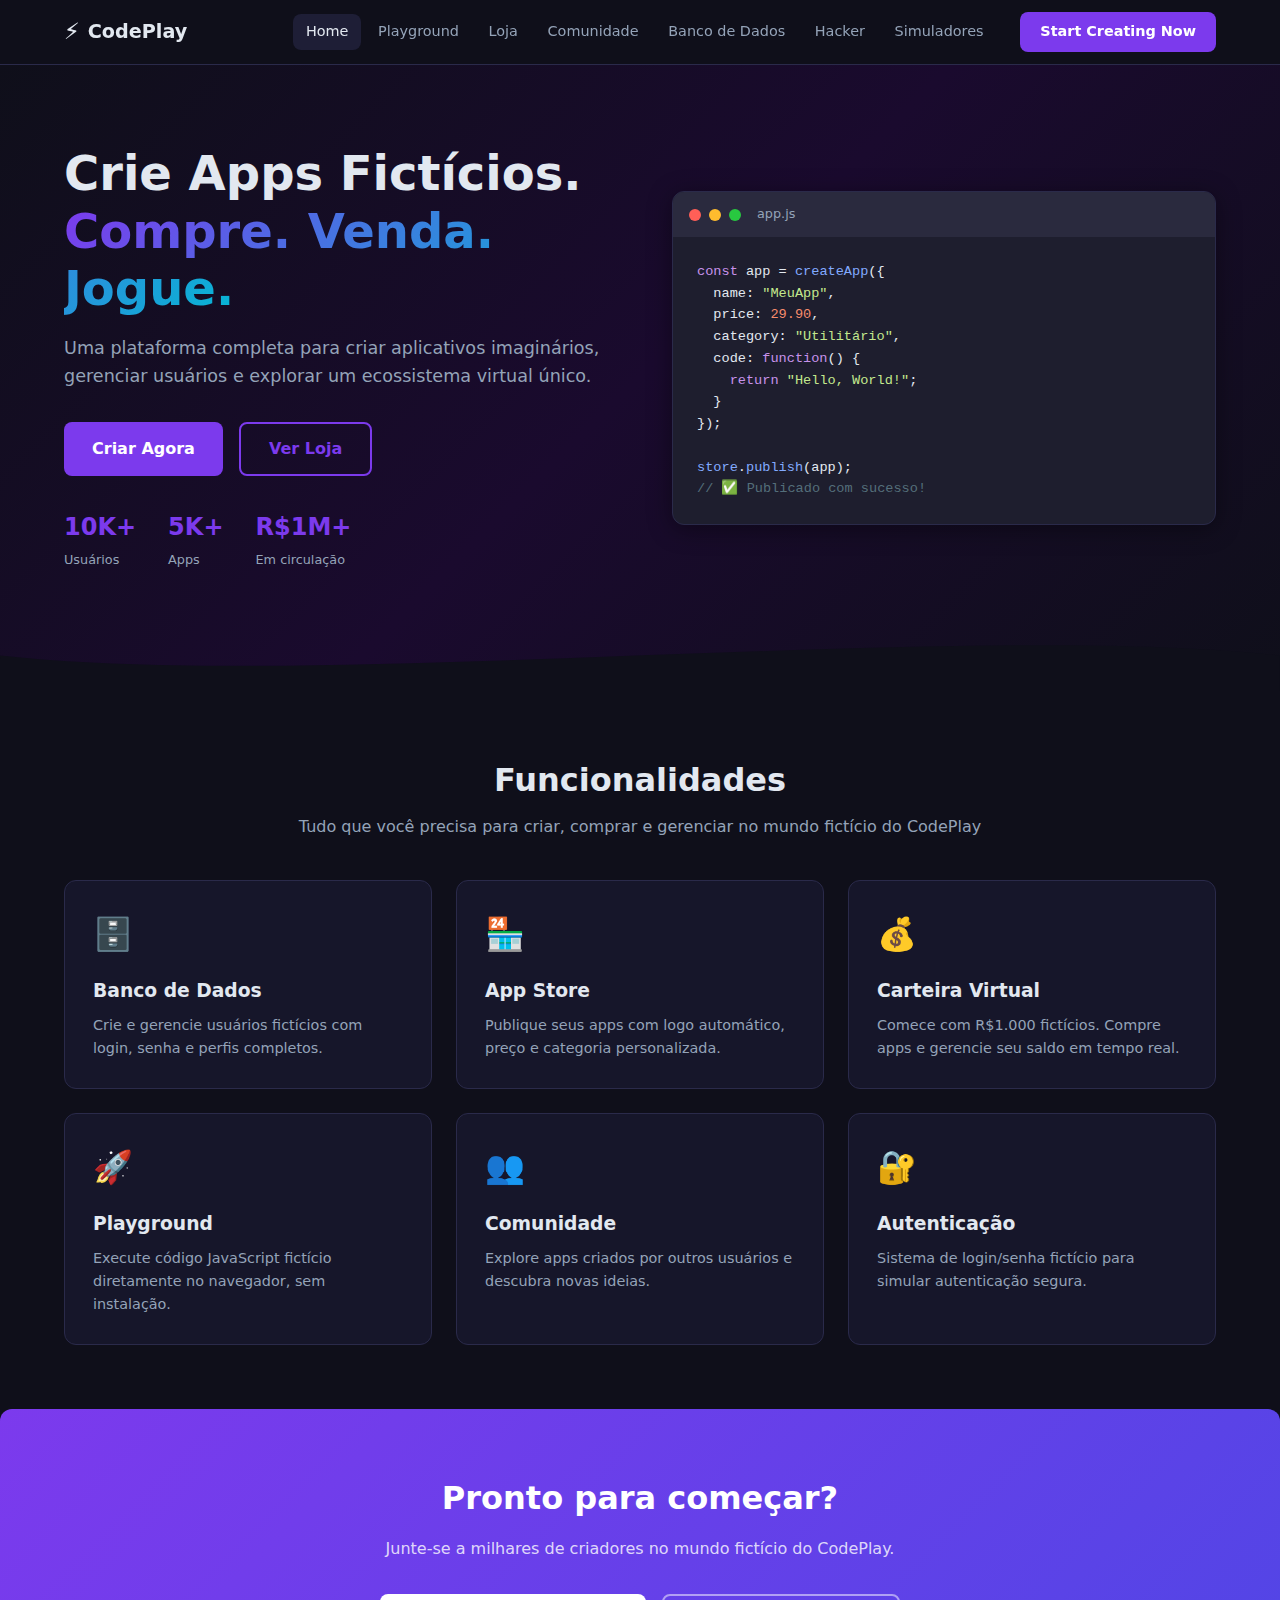
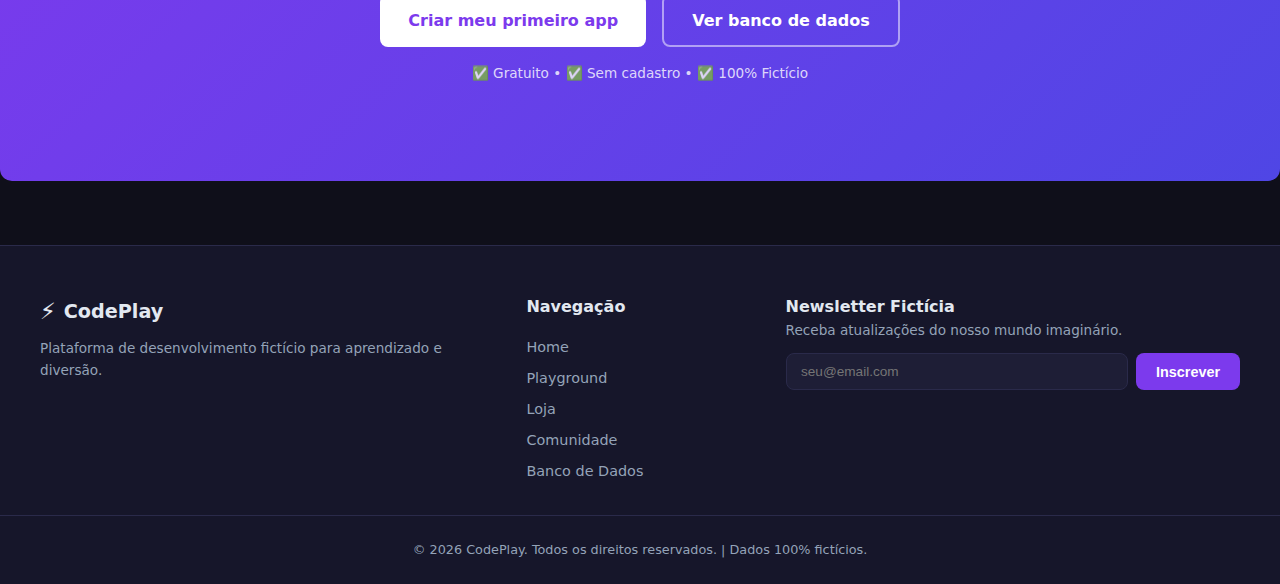
<file: index.html>
<!DOCTYPE html>
<html lang="pt-BR">
<head>
  <meta charset="UTF-8" />
  <meta name="viewport" content="width=device-width, initial-scale=1.0" />
  <title>CodePlay – Plataforma de Desenvolvimento Fictício</title>
  <link rel="stylesheet" href="styles/main.css" />
  <link rel="stylesheet" href="styles/components.css" />
</head>
<body>
  <!-- HEADER -->
  <header class="header" id="header">
    <div class="container header__inner">
      <a href="index.html" class="logo">
        <span class="logo__icon">⚡</span>
        <span class="logo__text">CodePlay</span>
      </a>
      <nav class="nav" id="nav">
        <a href="index.html" class="nav__link active">Home</a>
        <a href="playground.html" class="nav__link">Playground</a>
        <a href="store.html" class="nav__link">Loja</a>
        <a href="community.html" class="nav__link">Comunidade</a>
              <a href="database.html" class="nav__link">Banco de Dados</a>
      <a href="hacker.html" class="nav__link">Hacker</a>
      <a href="simuladores.html" class="nav__link">Simuladores</a>
      </nav>
      <a href="playground.html" class="btn btn--primary">Start Creating Now</a>
      <button class="hamburger" id="hamburger" aria-label="Menu">☰</button>
    </div>
  </header>

  <!-- HERO -->
  <section class="hero">
    <div class="container hero__content">
      <div class="hero__text">
        <h1 class="hero__title">Crie Apps Fictícios.<br /><span class="gradient-text">Compre. Venda. Jogue.</span></h1>
        <p class="hero__subtitle">Uma plataforma completa para criar aplicativos imaginários, gerenciar usuários e explorar um ecossistema virtual único.</p>
        <div class="hero__cta">
          <a href="playground.html" class="btn btn--primary btn--lg">Criar Agora</a>
          <a href="store.html" class="btn btn--outline btn--lg">Ver Loja</a>
        </div>
        <div class="hero__stats">
          <div class="stat"><span class="stat__num">10K+</span><span class="stat__label">Usuários</span></div>
          <div class="stat"><span class="stat__num">5K+</span><span class="stat__label">Apps</span></div>
          <div class="stat"><span class="stat__num">R$1M+</span><span class="stat__label">Em circulação</span></div>
        </div>
      </div>
      <div class="hero__editor">
        <div class="editor-window">
          <div class="editor-window__bar">
            <span class="dot dot--red"></span>
            <span class="dot dot--yellow"></span>
            <span class="dot dot--green"></span>
            <span class="editor-window__title">app.js</span>
          </div>
          <pre class="editor-window__code"><code><span class="kw">const</span> app = <span class="fn">createApp</span>({
  name: <span class="str">"MeuApp"</span>,
  price: <span class="num">29.90</span>,
  category: <span class="str">"Utilitário"</span>,
  code: <span class="kw">function</span>() {
    <span class="kw">return</span> <span class="str">"Hello, World!"</span>;
  }
});

<span class="fn">store</span>.<span class="fn">publish</span>(app);
<span class="cm">// ✅ Publicado com sucesso!</span></code></pre>
        </div>
      </div>
    </div>
    <div class="wave-divider">
      <svg viewBox="0 0 1440 80" xmlns="http://www.w3.org/2000/svg"><path d="M0,40 C360,80 1080,0 1440,40 L1440,80 L0,80 Z" fill="#0f0f1a"/></svg>
    </div>
  </section>

  <!-- FEATURES -->
  <section class="features section" id="features">
    <div class="container">
      <h2 class="section__title">Funcionalidades</h2>
      <p class="section__subtitle">Tudo que você precisa para criar, comprar e gerenciar no mundo fictício do CodePlay</p>
      <div class="features__grid">
        <div class="feature-card">
          <div class="feature-card__icon">🗄️</div>
          <h3>Banco de Dados</h3>
          <p>Crie e gerencie usuários fictícios com login, senha e perfis completos.</p>
        </div>
        <div class="feature-card">
          <div class="feature-card__icon">🏪</div>
          <h3>App Store</h3>
          <p>Publique seus apps com logo automático, preço e categoria personalizada.</p>
        </div>
        <div class="feature-card">
          <div class="feature-card__icon">💰</div>
          <h3>Carteira Virtual</h3>
          <p>Comece com R$1.000 fictícios. Compre apps e gerencie seu saldo em tempo real.</p>
        </div>
        <div class="feature-card">
          <div class="feature-card__icon">🚀</div>
          <h3>Playground</h3>
          <p>Execute código JavaScript fictício diretamente no navegador, sem instalação.</p>
        </div>
        <div class="feature-card">
          <div class="feature-card__icon">👥</div>
          <h3>Comunidade</h3>
          <p>Explore apps criados por outros usuários e descubra novas ideias.</p>
        </div>
        <div class="feature-card">
          <div class="feature-card__icon">🔐</div>
          <h3>Autenticação</h3>
          <p>Sistema de login/senha fictício para simular autenticação segura.</p>
        </div>
      </div>
    </div>
  </section>

  <!-- CTA FINAL -->
  <section class="cta-section section">
    <div class="container cta-section__inner">
      <h2>Pronto para começar?</h2>
      <p>Junte-se a milhares de criadores no mundo fictício do CodePlay.</p>
      <div class="cta-section__btns">
        <a href="playground.html" class="btn btn--white btn--lg">Criar meu primeiro app</a>
        <a href="database.html" class="btn btn--outline-white btn--lg">Ver banco de dados</a>
      </div>
      <p class="cta-section__trust">✅ Gratuito • ✅ Sem cadastro • ✅ 100% Fictício</p>
    </div>
  </section>

  <!-- FOOTER -->
  <footer class="footer">
    <div class="container footer__inner">
      <div class="footer__brand">
        <a href="index.html" class="logo"><span class="logo__icon">⚡</span><span class="logo__text">CodePlay</span></a>
        <p>Plataforma de desenvolvimento fictício para aprendizado e diversão.</p>
      </div>
      <div class="footer__links">
        <h4>Navegação</h4>
        <a href="index.html">Home</a>
        <a href="playground.html">Playground</a>
        <a href="store.html">Loja</a>
        <a href="community.html">Comunidade</a>
        <a href="database.html">Banco de Dados</a>
      </div>
      <div class="footer__newsletter">
        <h4>Newsletter Fictícia</h4>
        <p>Receba atualizações do nosso mundo imaginário.</p>
        <form class="newsletter-form" onsubmit="return false;">
          <input type="email" placeholder="seu@email.com" class="newsletter-form__input" />
          <button type="submit" class="btn btn--primary">Inscrever</button>
        </form>
      </div>
    </div>
    <div class="footer__bottom">
      <p>© 2026 CodePlay. Todos os direitos reservados. | Dados 100% fictícios.</p>
    </div>
  </footer>

  <script src="js/main.js"></script>
</body>
</html>
</file>
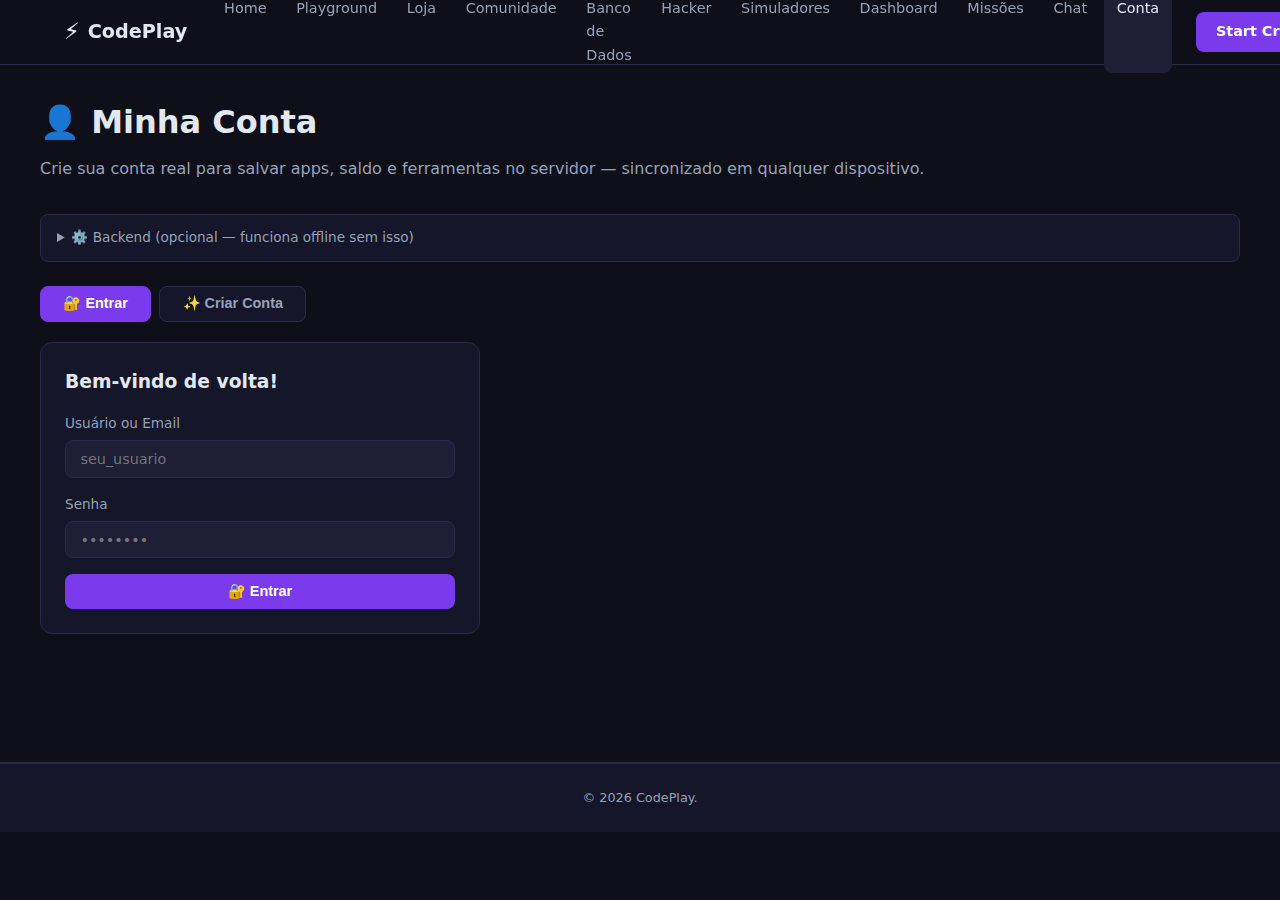
<file: account.html>
<!DOCTYPE html>
<html lang="pt-BR">
<head>
<meta charset="UTF-8"/><meta name="viewport" content="width=device-width,initial-scale=1.0"/>
<title>Conta – CodePlay</title>
<link rel="stylesheet" href="styles/main.css"/>
<link rel="stylesheet" href="styles/components.css"/>
<link rel="stylesheet" href="styles/account.css"/>
</head>
<body>
<header class="header" id="header">
  <div class="container header__inner">
    <a href="index.html" class="logo"><span class="logo__icon">⚡</span><span class="logo__text">CodePlay</span></a>
    <nav class="nav" id="nav">
      <a href="index.html" class="nav__link">Home</a>
      <a href="playground.html" class="nav__link">Playground</a>
      <a href="store.html" class="nav__link">Loja</a>
      <a href="community.html" class="nav__link">Comunidade</a>
      <a href="database.html" class="nav__link">Banco de Dados</a>
      <a href="hacker.html" class="nav__link">Hacker</a>
      <a href="simuladores.html" class="nav__link">Simuladores</a>
                  <a href="dashboard.html" class="nav__link">Dashboard</a>
      <a href="missions.html" class="nav__link">Missões</a>
      <a href="chat.html" class="nav__link">Chat</a>
      <a href="account.html" class="nav__link active">Conta</a>
    </nav>
    <a href="playground.html" class="btn btn--primary">Start Creating Now</a>
    <button class="hamburger" id="hamburger">☰</button>
  </div>
</header>

<main class="page-main container">
  <h1 class="page-title">👤 Minha Conta</h1>
  <p class="page-subtitle">Crie sua conta real para salvar apps, saldo e ferramentas no servidor — sincronizado em qualquer dispositivo.</p>

  <!-- API Config (collapsible) -->
  <div class="api-config-bar">
    <details>
      <summary>⚙️ Backend (opcional — funciona offline sem isso)</summary>
      <div class="api-config-inner">
        <input type="url" id="apiUrlInput" placeholder="https://seu-backend.up.railway.app" />
        <button class="btn btn--sm btn--primary" onclick="Account.saveApiUrl()">Salvar</button>
        <span class="api-status" id="apiStatus"></span>
      </div>
    </details>
  </div>

  <!-- AUTH FORMS (shown when logged out) -->
  <div id="authSection">
    <div class="auth-tabs">
      <button class="auth-tab active" id="tabLogin" onclick="Account.showTab('login')">🔐 Entrar</button>
      <button class="auth-tab" id="tabRegister" onclick="Account.showTab('register')">✨ Criar Conta</button>
    </div>

    <!-- Login -->
    <div class="auth-form" id="formLogin">
      <h3>Bem-vindo de volta!</h3>
      <div class="form-group">
        <label>Usuário ou Email</label>
        <input type="text" id="loginUser" placeholder="seu_usuario" autocomplete="username"/>
      </div>
      <div class="form-group">
        <label>Senha</label>
        <input type="password" id="loginPass" placeholder="••••••••" autocomplete="current-password"/>
      </div>
      <button class="btn btn--primary btn--full" onclick="Account.login()">🔐 Entrar</button>
      <div id="loginMsg" class="auth-msg hidden"></div>
    </div>

    <!-- Register -->
    <div class="auth-form hidden" id="formRegister">
      <h3>Criar nova conta</h3>
      <div class="form-group">
        <label>Avatar</label>
        <div class="avatar-picker" id="avatarPicker">
          <span class="avatar-opt selected" data-v="👤">👤</span>
          <span class="avatar-opt" data-v="🧑‍💻">🧑‍💻</span>
          <span class="avatar-opt" data-v="🧙">🧙</span>
          <span class="avatar-opt" data-v="🤖">🤖</span>
          <span class="avatar-opt" data-v="☠️">☠️</span>
          <span class="avatar-opt" data-v="🦊">🦊</span>
          <span class="avatar-opt" data-v="🐉">🐉</span>
          <span class="avatar-opt" data-v="👾">👾</span>
          <span class="avatar-opt" data-v="🚀">🚀</span>
          <span class="avatar-opt" data-v="⚡">⚡</span>
        </div>
      </div>
      <div class="form-group">
        <label>Usuário</label>
        <input type="text" id="regUser" placeholder="meu_usuario" maxlength="30" autocomplete="username"/>
      </div>
      <div class="form-group">
        <label>Email</label>
        <input type="email" id="regEmail" placeholder="email@exemplo.com" autocomplete="email"/>
      </div>
      <div class="form-group">
        <label>Senha</label>
        <input type="password" id="regPass" placeholder="mínimo 4 caracteres" autocomplete="new-password"/>
      </div>
      <button class="btn btn--primary btn--full" onclick="Account.register()">✨ Criar Conta</button>
      <div id="registerMsg" class="auth-msg hidden"></div>
    </div>
  </div>

  <!-- PROFILE (shown when logged in) -->
  <div id="profileSection" class="hidden">
    <div class="profile-card">
      <div class="profile-avatar" id="profAvatar">👤</div>
      <div class="profile-info">
        <h2 id="profUsername"></h2>
        <p id="profEmail" class="text-muted"></p>
        <div class="profile-stats">
          <div class="stat"><span id="profWallet">R$ 0</span><small>Carteira</small></div>
          <div class="stat"><span id="profLevel">1</span><small>Nível</small></div>
          <div class="stat"><span id="profXP">0</span><small>XP</small></div>
          <div class="stat"><span id="profApps">0</span><small>Apps</small></div>
        </div>
        <p class="profile-date">Membro desde <span id="profDate"></span></p>
      </div>
      <button class="btn btn--sm" style="background:#222;color:#aaa;margin-top:1rem" onclick="Account.logout()">Sair</button>
    </div>

    <!-- XP bar -->
    <div class="xp-section" style="margin:1.5rem 0">
      <div class="xp-header"><span>🌟 Progresso</span><span id="profXPProgress"></span></div>
      <div class="xp-track"><div class="xp-fill" id="profXPFill" style="width:0%"></div></div>
    </div>

    <!-- My apps -->
    <h3 style="margin:2rem 0 1rem">📱 Meus Apps</h3>
    <div id="cloudAppsGrid" class="apps-mini-grid"></div>
    <p class="empty-state hidden" id="cloudAppsEmpty">Nenhum app criado ainda.<br/><small><a href="playground.html">Criar no Playground →</a></small></p>

    <!-- My hack tools -->
    <h3 style="margin:2rem 0 1rem">☠️ Ferramentas Hacker</h3>
    <div id="cloudToolsGrid" class="hack-tools-grid" style="margin-bottom:2rem"></div>
    <p class="empty-state hidden" id="cloudToolsEmpty">Nenhuma ferramenta ainda. <a href="hacker.html">Hacker Lab →</a></p>

    <!-- Missions log -->
    <h3 style="margin:2rem 0 1rem">🏆 Missões Concluídas</h3>
    <div id="missionLogList" style="display:flex;flex-direction:column;gap:.4rem;margin-bottom:2rem"></div>
    <a href="missions.html" class="btn btn--sm btn--primary" style="display:inline-block">Ver todas as missões →</a>
  </div>
</main>

<footer class="footer"><div class="footer__bottom"><p>© 2026 CodePlay.</p></div></footer>
<script src="js/api.js"></script>
<script src="js/account.js"></script>
<script src="js/main.js"></script>
  <script src="js/signals.js"></script>
</body></html>
</file>
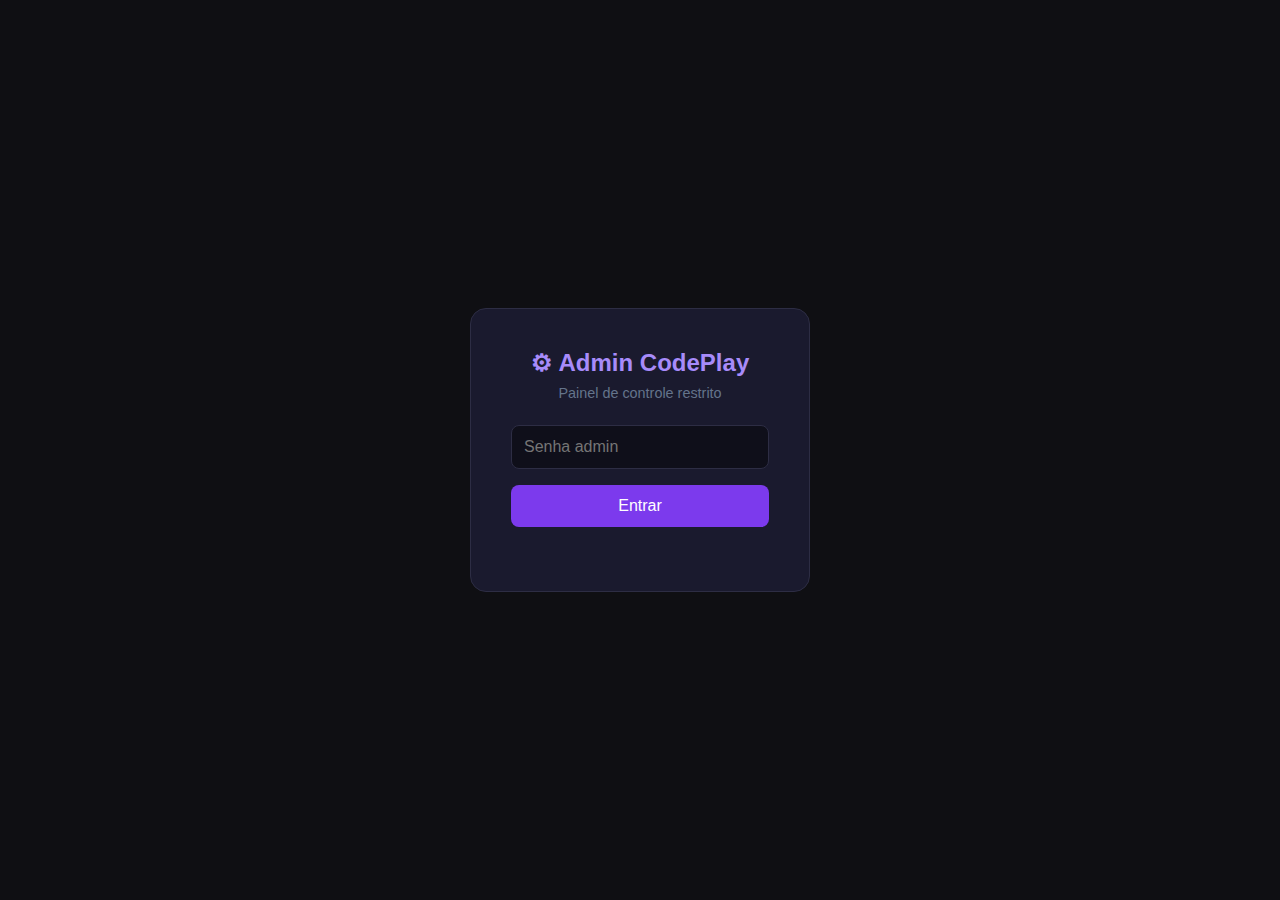
<file: admin.html>
<!DOCTYPE html>
<html lang="pt-BR">
<head>
<meta charset="UTF-8"/>
<meta name="viewport" content="width=device-width,initial-scale=1"/>
<title>&#9881; CodePlay Admin</title>
<style>
*{box-sizing:border-box;margin:0;padding:0}
body{font-family:'Segoe UI',sans-serif;background:#0f0f13;color:#e2e8f0;min-height:100vh}
.lw{display:flex;align-items:center;justify-content:center;min-height:100vh}
.lb{background:#1a1a2e;border:1px solid #2d2d44;border-radius:16px;padding:40px;width:340px;text-align:center}
.lb h1{font-size:1.5rem;margin-bottom:8px;color:#a78bfa}
.lb p{color:#64748b;margin-bottom:24px;font-size:.9rem}
.lb input{width:100%;background:#0f0f1a;border:1px solid #2d2d44;color:#e2e8f0;padding:12px;border-radius:8px;font-size:1rem;margin-bottom:16px;outline:none}
.lb input:focus{border-color:#7c3aed}
.btn{background:#7c3aed;color:#fff;border:none;padding:12px 24px;border-radius:8px;cursor:pointer;font-size:1rem;width:100%;transition:.2s}
.btn:hover{background:#6d28d9}
.bsm{width:auto!important;padding:6px 14px!important;font-size:.8rem!important;border-radius:6px!important;margin-left:4px}
.bd{background:#ef4444}.bd:hover{background:#dc2626}
.bs{background:#10b981}.bs:hover{background:#059669}
.bi{background:#3b82f6}.bi:hover{background:#2563eb}
.al{display:flex;min-height:100vh}
.sb{width:220px;background:#13131f;border-right:1px solid #2d2d44;flex-shrink:0;padding:20px 0}
.sb .logo{padding:0 20px 20px;font-size:1.1rem;font-weight:700;color:#a78bfa;border-bottom:1px solid #2d2d44;margin-bottom:12px}
.sb a{display:block;padding:10px 20px;color:#94a3b8;text-decoration:none;font-size:.9rem;cursor:pointer;transition:.15s}
.sb a:hover,.sb a.ac{color:#e2e8f0;background:#1e1e30}
.mn{flex:1;padding:28px;overflow:auto}
.pg{display:none}.pg.ac{display:block}
h2{font-size:1.3rem;margin-bottom:20px;color:#a78bfa}
.sg{display:grid;grid-template-columns:repeat(auto-fit,minmax(160px,1fr));gap:16px;margin-bottom:28px}
.sc{background:#1a1a2e;border:1px solid #2d2d44;border-radius:12px;padding:20px;text-align:center}
.sc .v{font-size:2rem;font-weight:700;color:#a78bfa}
.sc .l{font-size:.8rem;color:#64748b;margin-top:4px}
table{width:100%;border-collapse:collapse;background:#1a1a2e;border-radius:12px;overflow:hidden;font-size:.85rem}
th{background:#13131f;padding:10px 14px;text-align:left;color:#64748b;font-weight:600;font-size:.8rem;text-transform:uppercase}
td{padding:10px 14px;border-bottom:1px solid #1e1e30;vertical-align:middle}
tr:last-child td{border-bottom:none}
tr:hover td{background:#1e1e30}
.tb{display:flex;gap:10px;margin-bottom:16px;align-items:center;flex-wrap:wrap}
.tb input{background:#1a1a2e;border:1px solid #2d2d44;color:#e2e8f0;padding:8px 12px;border-radius:8px;font-size:.85rem;outline:none;flex:1;min-width:200px}
.tb input:focus{border-color:#7c3aed}
.tr{display:flex;align-items:center;justify-content:space-between;padding:12px 16px;background:#1a1a2e;border:1px solid #2d2d44;border-radius:10px;margin-bottom:10px}
.tg{position:relative;width:44px;height:24px;cursor:pointer}
.tg input{opacity:0;width:0;height:0}
.ts{position:absolute;inset:0;background:#2d2d44;border-radius:24px;transition:.3s}
.ts:before{content:'';position:absolute;height:18px;width:18px;left:3px;bottom:3px;background:#94a3b8;border-radius:50%;transition:.3s}
.tg input:checked+.ts{background:#7c3aed}
.tg input:checked+.ts:before{transform:translateX(20px);background:#fff}
.li{background:#1a1a2e;border:1px solid #2d2d44;border-radius:8px;padding:10px 14px;margin-bottom:8px;font-size:.8rem;display:flex;gap:12px}
.li .tm{color:#64748b;white-space:nowrap}
.li .ac2{color:#a78bfa;font-weight:600}
.mbg{display:none;position:fixed;inset:0;background:rgba(0,0,0,.7);z-index:100;align-items:center;justify-content:center}
.mbg.op{display:flex}
.md{background:#1a1a2e;border:1px solid #2d2d44;border-radius:16px;padding:28px;width:380px;max-width:95vw}
.md h3{margin-bottom:16px;color:#a78bfa}
.md input{width:100%;background:#0f0f1a;border:1px solid #2d2d44;color:#e2e8f0;padding:9px 12px;border-radius:8px;font-size:.9rem;margin-bottom:10px;outline:none}
.md input:focus{border-color:#7c3aed}
.mda{display:flex;gap:10px;margin-top:8px}
#toast{position:fixed;bottom:24px;right:24px;background:#1a1a2e;border:1px solid #7c3aed;color:#e2e8f0;padding:12px 20px;border-radius:10px;font-size:.9rem;z-index:200;display:none}
</style>
</head>
<body>

<div class="lw" id="lw">
  <div class="lb">
    <h1>&#9881; Admin CodePlay</h1>
    <p>Painel de controle restrito</p>
    <input type="password" id="sec" placeholder="Senha admin" onkeydown="if(event.key==='Enter')doLogin()"/>
    <button class="btn" onclick="doLogin()">Entrar</button>
    <p id="lerr" style="color:#ef4444;margin-top:12px;font-size:.85rem"></p>
  </div>
</div>

<div class="al" id="app" style="display:none">
  <div class="sb">
    <div class="logo">&#9881; Admin</div>
    <a class="ac" onclick="nav('dash',this)">&#128200; Dashboard</a>
    <a onclick="nav('users',this)">&#128100; Usuarios</a>
    <a onclick="nav('apps',this)">&#128241; Apps</a>
    <a onclick="nav('feat',this)">&#9881; Features</a>
    <a onclick="nav('inter',this)">&#128257; Interacoes</a>
    <a onclick="nav('logs',this)">&#128203; Logs</a>
    <a onclick="doLogout()" style="color:#ef4444;margin-top:20px">&#10005; Sair</a>
  </div>
  <div class="mn">
    <div class="pg ac" id="pg-dash">
      <h2>&#128200; Dashboard</h2>
      <div class="sg" id="sg"></div>
    </div>
    <div class="pg" id="pg-users">
      <h2>&#128100; Usuarios</h2>
      <div class="tb">
        <input id="uq" placeholder="Buscar username / email..." oninput="loadU()"/>
        <button class="btn bsm bs" onclick="openCU()">+ Criar</button>
      </div>
      <table><thead><tr><th>ID</th><th>Av</th><th>Username</th><th>Email</th><th>Saldo</th><th>Lv</th><th>XP</th><th>Criado</th><th>Acoes</th></tr></thead>
      <tbody id="utb"></tbody></table>
    </div>
    <div class="pg" id="pg-apps">
      <h2>&#128241; Apps</h2>
      <div class="tb">
        <input id="aq" placeholder="Buscar app / dono..." oninput="loadA()"/>
        <button class="btn bsm bs" onclick="openIA()">+ Injetar</button>
      </div>
      <table><thead><tr><th>ID</th><th>Em</th><th>Nome</th><th>Cat</th><th>Preco</th><th>DL</th><th>Dono</th><th>Criado</th><th>Acoes</th></tr></thead>
      <tbody id="atb"></tbody></table>
    </div>
    <div class="pg" id="pg-feat">
      <h2>&#9881; Feature Flags</h2>
      <div id="fl"></div>
    </div>
    <div class="pg" id="pg-inter">
      <h2>&#128257; Ultimas Compras</h2>
      <table><thead><tr><th>ID</th><th>Usuario</th><th>App</th><th>Valor</th><th>Data</th></tr></thead>
      <tbody id="itb"></tbody></table>
    </div>
    <div class="pg" id="pg-logs">
      <h2>&#128203; Logs Admin</h2>
      <div id="ll"></div>
    </div>
  </div>
</div>

<!-- Edit User Modal -->
<div class="mbg" id="meu">
  <div class="md">
    <h3>&#9998; Editar Usuario</h3>
    <input type="number" id="ew" placeholder="Saldo"/>
    <input type="number" id="el" placeholder="Level"/>
    <input type="number" id="ex" placeholder="XP"/>
    <label style="display:flex;align-items:center;gap:8px;font-size:.85rem;margin-bottom:12px;color:#94a3b8">
      <input type="checkbox" id="eb" style="width:auto"/> Banir usuario
    </label>
    <div class="mda">
      <button class="btn bsm bs" onclick="saveEU()">Salvar</button>
      <button class="btn bsm" onclick="cm('meu')">Cancelar</button>
    </div>
  </div>
</div>

<!-- Create User Modal -->
<div class="mbg" id="mcu">
  <div class="md">
    <h3>+ Criar Usuario</h3>
    <input type="text" id="cun" placeholder="Username"/>
    <input type="email" id="cue" placeholder="Email"/>
    <input type="password" id="cup" placeholder="Senha"/>
    <input type="number" id="cuw" placeholder="Saldo inicial (padrao 1000)"/>
    <div class="mda">
      <button class="btn bsm bs" onclick="createU()">Criar</button>
      <button class="btn bsm" onclick="cm('mcu')">Cancelar</button>
    </div>
  </div>
</div>

<!-- Inject App Modal -->
<div class="mbg" id="mia">
  <div class="md">
    <h3>+ Injetar App</h3>
    <input type="number" id="iao" placeholder="owner_id (ID do usuario)"/>
    <input type="text" id="ian" placeholder="Nome do app"/>
    <input type="text" id="iad" placeholder="Descricao"/>
    <input type="text" id="iac" placeholder="Categoria (ex: Utilitario)"/>
    <input type="number" id="iap" placeholder="Preco (moedas)"/>
    <input type="text" id="iae" placeholder="Emoji"/>
    <div class="mda">
      <button class="btn bsm bs" onclick="injectA()">Injetar</button>
      <button class="btn bsm" onclick="cm('mia')">Cancelar</button>
    </div>
  </div>
</div>

<div id="toast"></div>

<script>
const BASE = localStorage.getItem('cp_api_url') || 'https://codeplay-backend-production.up.railway.app';
let tok = sessionStorage.getItem('cp_admin_tok') || '';
let euid = null;

function toast(msg, ok) {
  const t = document.getElementById('toast');
  t.textContent = msg;
  t.style.borderColor = ok === false ? '#ef4444' : '#7c3aed';
  t.style.display = 'block';
  setTimeout(() => t.style.display='none', 3000);
}
async function api(method, path, body) {
  const opts = { method, headers: {'Content-Type':'application/json','Authorization':'Bearer '+tok} };
  if (body) opts.body = JSON.stringify(body);
  const r = await fetch(BASE + path, opts);
  const d = await r.json().catch(() => ({error:'resposta invalida'}));
  if (!r.ok) throw new Error(d.error || 'Erro '+r.status);
  return d;
}
function cm(id) { document.getElementById(id).classList.remove('op'); }
function om(id) { document.getElementById(id).classList.add('op'); }
function nav(page, el) {
  document.querySelectorAll('.pg').forEach(p => p.classList.remove('ac'));
  document.querySelectorAll('.sb a').forEach(a => a.classList.remove('ac'));
  document.getElementById('pg-'+page).classList.add('ac');
  if(el) el.classList.add('ac');
  if(page==='dash')  loadStats();
  if(page==='users') loadU();
  if(page==='apps')  loadA();
  if(page==='feat')  loadF();
  if(page==='inter') loadI();
  if(page==='logs')  loadL();
}

if(tok) show();
async function doLogin() {
  try {
    const d = await api('POST','/api/admin/login',{secret: document.getElementById('sec').value});
    tok = d.token;
    sessionStorage.setItem('cp_admin_tok', tok);
    show();
  } catch(e) { document.getElementById('lerr').textContent = e.message; }
}
function show() {
  document.getElementById('lw').style.display='none';
  document.getElementById('app').style.display='flex';
  loadStats();
}
function doLogout() { tok=''; sessionStorage.removeItem('cp_admin_tok'); location.reload(); }

async function loadStats() {
  try {
    const s = await api('GET','/api/admin/stats');
    document.getElementById('sg').innerHTML = [
      {v:s.users,l:'Usuarios'},{v:s.apps,l:'Apps'},{v:s.purchases,l:'Compras'},
      {v:'R$ '+Number(s.revenue||0).toFixed(2),l:'Receita'},{v:s.logs,l:'Acoes Admin'}
    ].map(c => '<div class="sc"><div class="v">'+c.v+'</div><div class="l">'+c.l+'</div></div>').join('');
  } catch(e) { toast(e.message, false); }
}

async function loadU() {
  const q = document.getElementById('uq').value;
  try {
    const us = await api('GET','/api/admin/users?q='+encodeURIComponent(q));
    document.getElementById('utb').innerHTML = us.map(u =>
      '<tr><td>'+u.id+'</td><td style="font-size:1.2rem">'+u.avatar+'</td><td><b>'+u.username+'</b></td><td style="color:#64748b">'+u.email+'</td><td>R$ '+Number(u.wallet||0).toFixed(2)+'</td><td>'+u.level+'</td><td>'+u.xp+'</td><td style="color:#64748b;font-size:.75rem">'+(u.created_at||'').slice(0,10)+'</td><td><button class="btn bsm bi" onclick="openEU('+u.id+','+u.wallet+','+u.level+','+u.xp+')">&#9998;</button><button class="btn bsm bd" onclick="delU('+u.id+',\''+u.username+'\')">&#10005;</button></td></tr>'
    ).join('');
  } catch(e) { toast(e.message, false); }
}
function openEU(id,w,l,x){ euid=id; document.getElementById('ew').value=w; document.getElementById('el').value=l; document.getElementById('ex').value=x; document.getElementById('eb').checked=false; om('meu'); }
async function saveEU() {
  try {
    await api('PATCH','/api/admin/users/'+euid,{wallet:+document.getElementById('ew').value,level:+document.getElementById('el').value,xp:+document.getElementById('ex').value,banned:document.getElementById('eb').checked});
    toast('Usuario atualizado'); cm('meu'); loadU();
  } catch(e) { toast(e.message, false); }
}
async function delU(id,name) {
  if(!confirm('Deletar '+name+'?')) return;
  try { await api('DELETE','/api/admin/users/'+id); toast('Deletado'); loadU(); } catch(e) { toast(e.message,false); }
}
function openCU() { om('mcu'); }
async function createU() {
  try {
    await api('POST','/api/admin/users',{username:document.getElementById('cun').value,email:document.getElementById('cue').value,password:document.getElementById('cup').value,wallet:+document.getElementById('cuw').value||1000});
    toast('Usuario criado!'); cm('mcu'); loadU();
  } catch(e) { toast(e.message, false); }
}

async function loadA() {
  const q = document.getElementById('aq').value;
  try {
    const apps = await api('GET','/api/admin/apps?q='+encodeURIComponent(q));
    document.getElementById('atb').innerHTML = apps.map(a =>
      '<tr><td>'+a.id+'</td><td style="font-size:1.2rem">'+(a.emoji||'*')+'</td><td><b>'+a.name+'</b></td><td>'+(a.category||'')+'</td><td>R$ '+Number(a.price||0).toFixed(2)+'</td><td>'+(a.downloads||0)+'</td><td style="color:#a78bfa">'+(a.owner_name||'')+'</td><td style="color:#64748b;font-size:.75rem">'+(a.created_at||'').slice(0,10)+'</td><td><button class="btn bsm bd" onclick="delA('+a.id+',\''+a.name.replace(/\'/g,"\\'")+'\')">&#10005;</button></td></tr>'
    ).join('');
  } catch(e) { toast(e.message, false); }
}
async function delA(id,name) {
  if(!confirm('Deletar app '+name+'?')) return;
  try { await api('DELETE','/api/admin/apps/'+id); toast('App deletado'); loadA(); } catch(e) { toast(e.message,false); }
}
function openIA() { om('mia'); }
async function injectA() {
  try {
    await api('POST','/api/admin/apps',{owner_id:+document.getElementById('iao').value,name:document.getElementById('ian').value,description:document.getElementById('iad').value,category:document.getElementById('iac').value||'Utilitario',price:+document.getElementById('iap').value||0,emoji:document.getElementById('iae').value||'*'});
    toast('App injetado!'); cm('mia'); loadA();
  } catch(e) { toast(e.message, false); }
}

async function loadF() {
  try {
    const fs = await api('GET','/api/admin/features');
    const lbs = {missions:'Missoes',cloak:'Manto Invisivel',cloner:'Clonador',chat:'Chat Mundial',tracker:'Rastreador',hacker_lab:'Hacker Lab',simuladores:'Simuladores'};
    document.getElementById('fl').innerHTML = fs.map(f =>
      '<div class="tr"><div><b>'+(lbs[f.key]||f.key)+'</b><span style="color:#64748b;font-size:.8rem;margin-left:8px">'+f.key+'</span></div><label class="tg"><input type="checkbox" '+(f.enabled?'checked':'')+' onchange="toggleF(\''+f.key+'\',this.checked)"/><span class="ts"></span></label></div>'
    ).join('');
  } catch(e) { toast(e.message, false); }
}
async function toggleF(key, enabled) {
  try { await api('PATCH','/api/admin/features/'+key,{enabled}); toast(key+' '+(enabled?'ativado':'desativado')); } catch(e) { toast(e.message,false); }
}

async function loadI() {
  try {
    const d = await api('GET','/api/admin/interactions');
    document.getElementById('itb').innerHTML = d.purchases.map(p =>
      '<tr><td>'+p.id+'</td><td><b>'+p.username+'</b></td><td>'+p.app_name+'</td><td>R$ '+Number(p.price_paid||0).toFixed(2)+'</td><td style="color:#64748b;font-size:.8rem">'+(p.purchased_at||'').slice(0,16)+'</td></tr>'
    ).join('');
  } catch(e) { toast(e.message, false); }
}

async function loadL() {
  try {
    const logs = await api('GET','/api/admin/logs');
    const ic = {create_user:'&#43;',edit_user:'&#9998;',delete_user:'&#10005;',inject_app:'&#128241;',delete_app:'&#10005;',toggle_feature:'&#9881;'};
    document.getElementById('ll').innerHTML = logs.map(l =>
      '<div class="li"><span>'+(ic[l.action]||'&#128203;')+'</span><span class="ac2">'+l.action+'</span><span>'+(l.target||'')+'</span><span style="flex:1;color:#94a3b8">'+(l.detail||'')+'</span><span class="tm">'+(l.created_at||'').slice(0,16)+'</span></div>'
    ).join('') || '<p style="color:#64748b;padding:16px">Nenhum log ainda.</p>';
  } catch(e) { toast(e.message, false); }
}
</script>
</body>
</html>
</file>
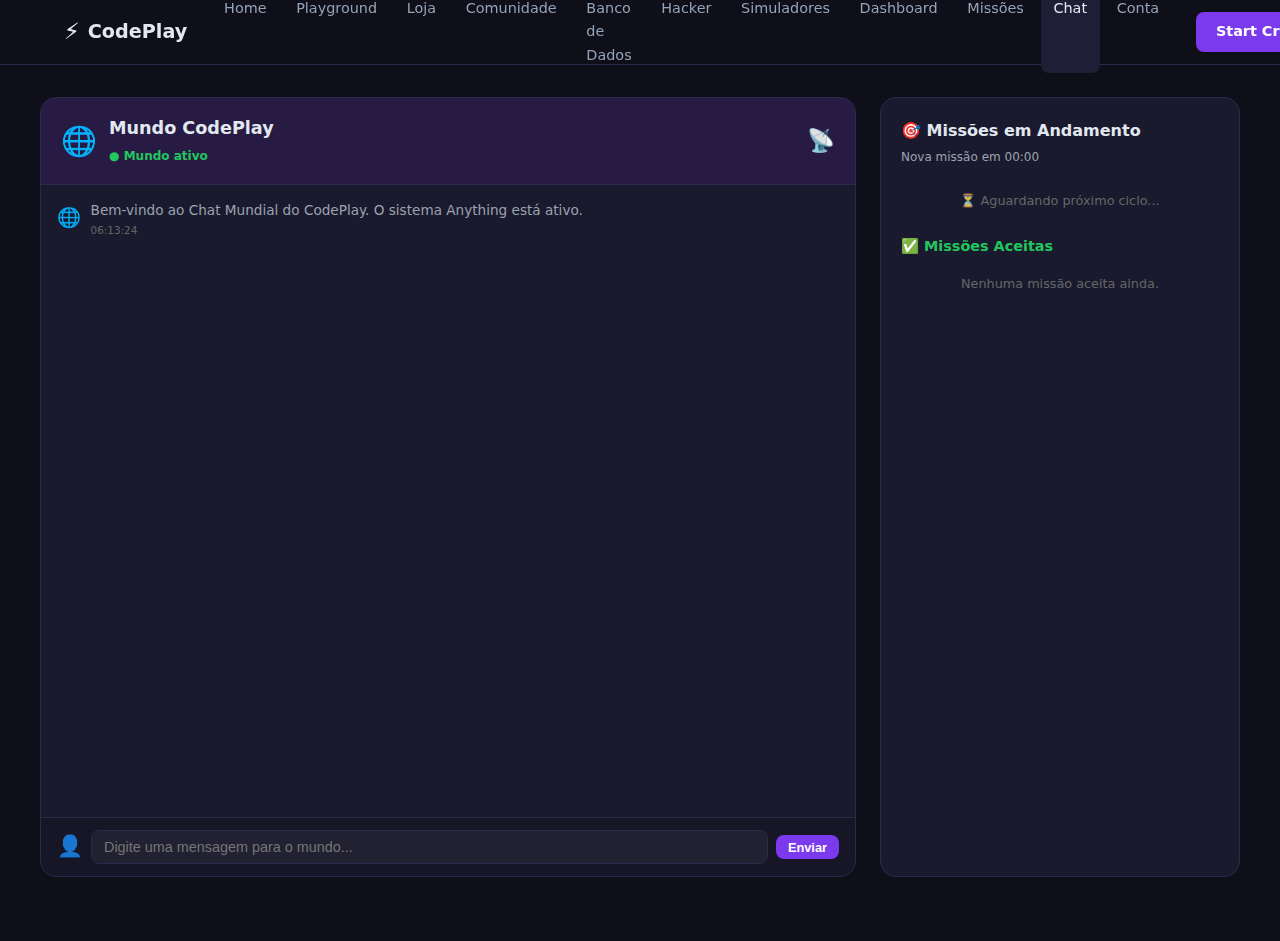
<file: chat.html>
<!DOCTYPE html>
<html lang="pt-BR">
<head>
<meta charset="UTF-8"/><meta name="viewport" content="width=device-width,initial-scale=1.0"/>
<title>Chat Mundial – CodePlay</title>
<link rel="stylesheet" href="styles/main.css"/>
<link rel="stylesheet" href="styles/components.css"/>
<link rel="stylesheet" href="styles/chat.css"/>
</head>
<body>
<header class="header" id="header">
  <div class="container header__inner">
    <a href="index.html" class="logo"><span class="logo__icon">⚡</span><span class="logo__text">CodePlay</span></a>
    <nav class="nav" id="nav">
      <a href="index.html" class="nav__link">Home</a>
      <a href="playground.html" class="nav__link">Playground</a>
      <a href="store.html" class="nav__link">Loja</a>
      <a href="community.html" class="nav__link">Comunidade</a>
      <a href="database.html" class="nav__link">Banco de Dados</a>
      <a href="hacker.html" class="nav__link">Hacker</a>
      <a href="simuladores.html" class="nav__link">Simuladores</a>
      <a href="dashboard.html" class="nav__link">Dashboard</a>
      <a href="missions.html" class="nav__link">Missões</a>
      <a href="chat.html" class="nav__link active">Chat</a>
      <a href="account.html" class="nav__link">Conta</a>
    </nav>
    <a href="playground.html" class="btn btn--primary">Start Creating Now</a>
    <button class="hamburger" id="hamburger">☰</button>
  </div>
</header>

<main class="page-main container">
  <div class="chat-layout">

    <!-- LEFT: Chat feed -->
    <div class="chat-panel">
      <div class="chat-header">
        <div class="chat-header__left">
          <span class="chat-world-icon">🌐</span>
          <div>
            <h2>Mundo CodePlay</h2>
            <span class="chat-online" id="chatOnline">● Mundo ativo</span>
          </div>
        </div>
        <div class="chat-header__right">
          <span class="chat-pulse" id="chatPulse">📡</span>
        </div>
      </div>

      <div class="chat-feed" id="chatFeed">
        <!-- messages injected here -->
      </div>

      <div class="chat-input-row">
        <span class="chat-avatar-input" id="inputAvatar">👤</span>
        <input type="text" id="chatInput" class="chat-input" placeholder="Digite uma mensagem para o mundo..." maxlength="200"/>
        <button class="btn btn--primary btn--sm" onclick="Chat.send()">Enviar</button>
      </div>
    </div>

    <!-- RIGHT: Mission panel -->
    <div class="mission-sidebar">
      <div class="mission-sidebar__header">
        <h3>🎯 Missões em Andamento</h3>
        <div class="mission-next-timer">
          Nova missão em <span id="sidebarTimer">--:--</span>
        </div>
      </div>

      <div id="sidebarMissions" class="sidebar-missions-list">
        <!-- mission cards injected here -->
      </div>

      <div class="accepted-section">
        <h4>✅ Missões Aceitas</h4>
        <div id="acceptedList" class="accepted-list">
          <p class="empty-hint">Nenhuma missão aceita ainda.</p>
        </div>
      </div>
    </div>

  </div>
</main>

<!-- Reward popup -->
<div class="overlay hidden" id="overlay" onclick="Chat.closePopup()"></div>
<div class="reward-popup hidden" id="rewardPopup">
  <div class="popup-icon" id="popupIcon">🏆</div>
  <h2>Missão Concluída!</h2>
  <p id="popupDesc"></p>
  <div id="popupRewards"></div>
  <button class="btn btn--primary" onclick="Chat.closePopup()">Continuar</button>
</div>

<script src="js/state.js"></script>
<script src="js/chat.js"></script>
</body>
</html>
</file>
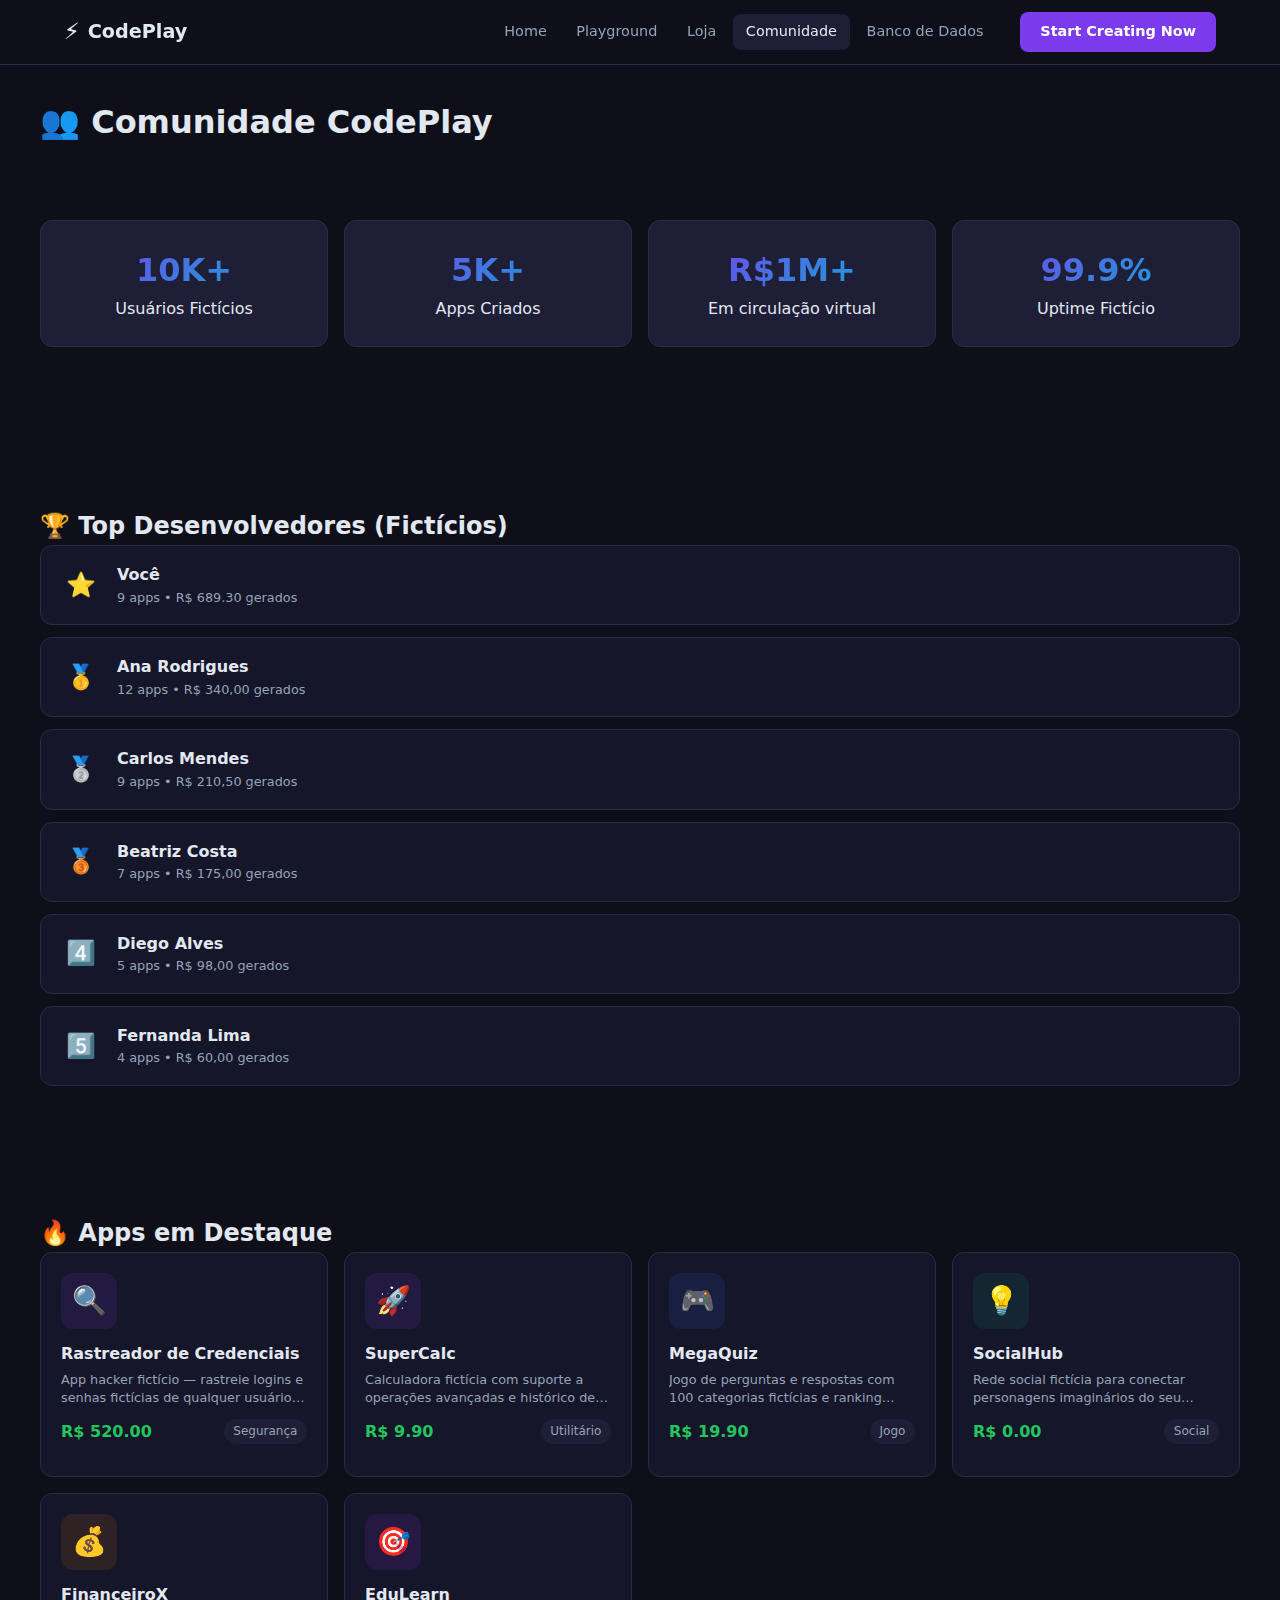
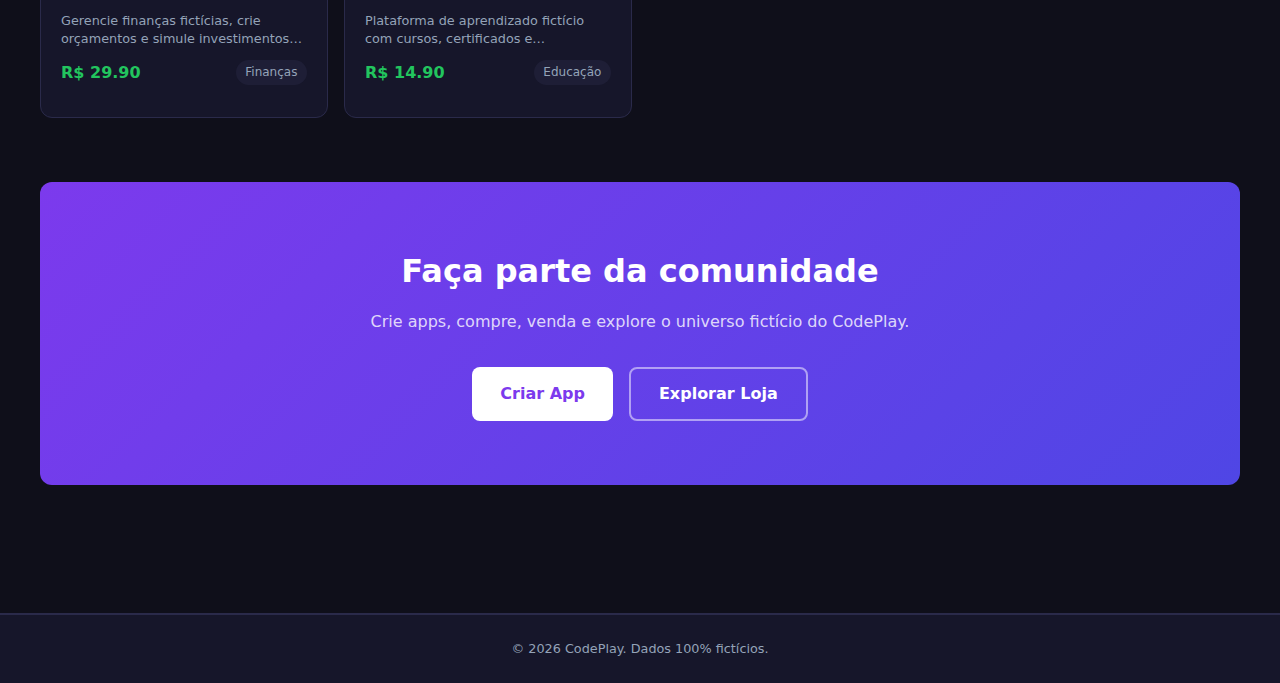
<file: community.html>
<!DOCTYPE html>
<html lang="pt-BR">
<head>
  <meta charset="UTF-8" />
  <meta name="viewport" content="width=device-width, initial-scale=1.0" />
  <title>Comunidade – CodePlay</title>
  <link rel="stylesheet" href="styles/main.css" />
  <link rel="stylesheet" href="styles/components.css" />
</head>
<body>
  <header class="header" id="header">
    <div class="container header__inner">
      <a href="index.html" class="logo"><span class="logo__icon">⚡</span><span class="logo__text">CodePlay</span></a>
      <nav class="nav" id="nav">
        <a href="index.html" class="nav__link">Home</a>
        <a href="playground.html" class="nav__link">Playground</a>
        <a href="store.html" class="nav__link">Loja</a>
        <a href="community.html" class="nav__link active">Comunidade</a>
        <a href="database.html" class="nav__link">Banco de Dados</a>
      </nav>
      <a href="playground.html" class="btn btn--primary">Start Creating Now</a>
      <button class="hamburger" id="hamburger">☰</button>
    </div>
  </header>

  <main class="page-main container">
    <h1 class="page-title">👥 Comunidade CodePlay</h1>

    <section class="community-stats section">
      <div class="stats-grid">
        <div class="stat-card"><div class="stat-card__num">10K+</div><div>Usuários Fictícios</div></div>
        <div class="stat-card"><div class="stat-card__num">5K+</div><div>Apps Criados</div></div>
        <div class="stat-card"><div class="stat-card__num">R$1M+</div><div>Em circulação virtual</div></div>
        <div class="stat-card"><div class="stat-card__num">99.9%</div><div>Uptime Fictício</div></div>
      </div>
    </section>

    <section class="section">
      <h2>🏆 Top Desenvolvedores (Fictícios)</h2>
      <div class="leaderboard" id="leaderboard"></div>
    </section>

    <section class="section">
      <h2>🔥 Apps em Destaque</h2>
      <div id="featuredApps" class="apps-grid"></div>
      <p class="empty-state" id="featuredEmpty">Nenhum app criado ainda. <a href="playground.html">Seja o primeiro!</a></p>
    </section>

    <section class="cta-section section">
      <div class="cta-section__inner container">
        <h2>Faça parte da comunidade</h2>
        <p>Crie apps, compre, venda e explore o universo fictício do CodePlay.</p>
        <div class="cta-section__btns">
          <a href="playground.html" class="btn btn--white btn--lg">Criar App</a>
          <a href="store.html" class="btn btn--outline-white btn--lg">Explorar Loja</a>
        </div>
      </div>
    </section>
  </main>

  <footer class="footer">
    <div class="footer__bottom"><p>© 2026 CodePlay. Dados 100% fictícios.</p></div>
  </footer>

  <script src="js/state.js"></script>
  <script src="js/community.js"></script>
  <script src="js/main.js"></script>
</body>
</html>
</file>
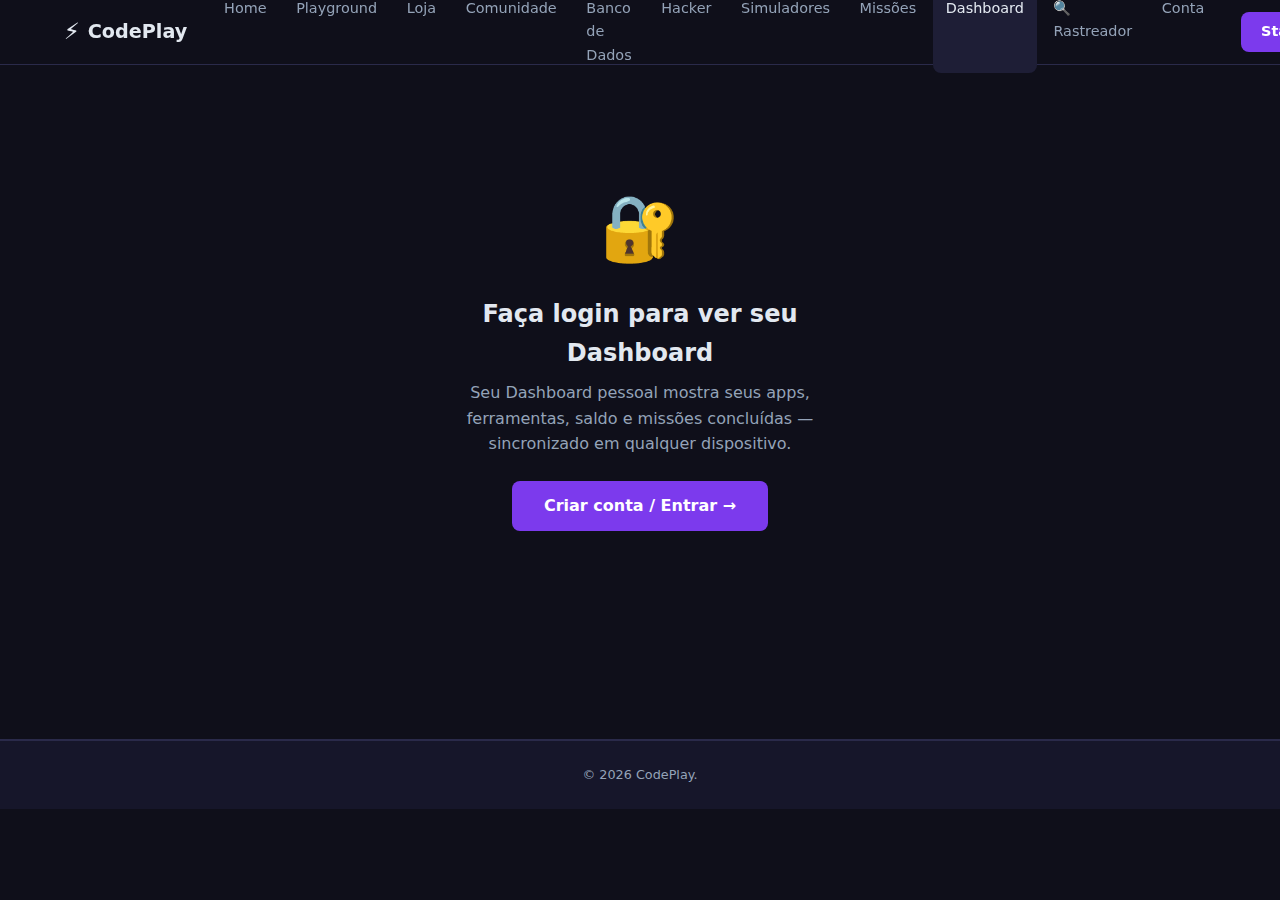
<file: dashboard.html>
<!DOCTYPE html>
<html lang="pt-BR">
<head>
<meta charset="UTF-8"/><meta name="viewport" content="width=device-width,initial-scale=1.0"/>
<title>Meu Dashboard – CodePlay</title>
<link rel="stylesheet" href="styles/main.css"/>
<link rel="stylesheet" href="styles/components.css"/>
<link rel="stylesheet" href="styles/dashboard.css"/>
</head>
<body>
<header class="header" id="header">
  <div class="container header__inner">
    <a href="index.html" class="logo"><span class="logo__icon">⚡</span><span class="logo__text">CodePlay</span></a>
    <nav class="nav" id="nav">
      <a href="index.html" class="nav__link">Home</a>
      <a href="playground.html" class="nav__link">Playground</a>
      <a href="store.html" class="nav__link">Loja</a>
      <a href="community.html" class="nav__link">Comunidade</a>
      <a href="database.html" class="nav__link">Banco de Dados</a>
      <a href="hacker.html" class="nav__link">Hacker</a>
      <a href="simuladores.html" class="nav__link">Simuladores</a>
      <a href="missions.html" class="nav__link">Missões</a>
      <a href="dashboard.html" class="nav__link active">Dashboard</a>
      <a href="tracker.html" class="nav__link">🔍 Rastreador</a><a href="account.html" class="nav__link">Conta</a>
    </nav>
    <a href="playground.html" class="btn btn--primary">Start Creating Now</a>
    <button class="hamburger" id="hamburger">☰</button>
  </div>
</header>

<main class="page-main container" id="mainContent">

  <!-- NOT LOGGED IN -->
  <div id="notLogged" class="not-logged hidden">
    <div class="not-logged__inner">
      <div style="font-size:4rem">🔐</div>
      <h2>Faça login para ver seu Dashboard</h2>
      <p>Seu Dashboard pessoal mostra seus apps, ferramentas, saldo e missões concluídas — sincronizado em qualquer dispositivo.</p>
      <a href="account.html" class="btn btn--primary btn--lg">Criar conta / Entrar →</a>
    </div>
  </div>

  <!-- LOGGED IN -->
  <div id="dashContent" class="hidden">

    <!-- Hero profile bar -->
    <div class="dash-hero">
      <div class="dash-hero__avatar" id="dAvatar">👤</div>
      <div class="dash-hero__info">
        <h1 id="dUsername">Jogador</h1>
        <p id="dEmail" class="text-muted"></p>
        <p class="dash-since">Membro desde <span id="dSince"></span></p>
      </div>
      <div class="dash-stats">
        <div class="dash-stat">
          <span id="dWallet" class="dash-stat__val text-gold">R$ 0</span>
          <small>Carteira</small>
        </div>
        <div class="dash-stat">
          <span id="dLevel" class="dash-stat__val text-purple">Nível 1</span>
          <small>Nível</small>
        </div>
        <div class="dash-stat">
          <span id="dXP" class="dash-stat__val text-blue">0 XP</span>
          <small>Experiência</small>
        </div>
        <div class="dash-stat">
          <span id="dAppsCount" class="dash-stat__val">0</span>
          <small>Apps</small>
        </div>
        <div class="dash-stat">
          <span id="dToolsCount" class="dash-stat__val">0</span>
          <small>Ferramentas</small>
        </div>
        <div class="dash-stat">
          <span id="dMissionsCount" class="dash-stat__val text-gold">0</span>
          <small>Missões ✅</small>
        </div>
      </div>
      <button class="btn btn--sm btn--danger-outline" id="btnLogout">Sair</button>
    </div>

    <!-- XP Bar -->
    <div class="xp-section" style="margin-bottom:2rem">
      <div class="xp-header"><span>🌟 Progresso</span><span id="dXPProgress"></span></div>
      <div class="xp-track"><div class="xp-fill" id="dXPFill" style="width:0%"></div></div>
    </div>

    <!-- Quick actions -->
    <div class="dash-quick-actions">
      <a href="playground.html" class="quick-action">
        <span>⚡</span><strong>Playground</strong><small>Criar apps</small>
      </a>
      <a href="missions.html" class="quick-action">
        <span>🎯</span><strong>Missões</strong><small>Ganhar XP</small>
      </a>
      <a href="store.html" class="quick-action">
        <span>🛒</span><strong>Loja</strong><small>Comprar apps</small>
      </a>
      <a href="hacker.html" class="quick-action">
        <span>☠️</span><strong>Hacker Lab</strong><small>Ferramentas</small>
      </a>
      <a href="simuladores.html" class="quick-action">
        <span>🎛️</span><strong>Simuladores</strong><small>Executar</small>
      </a>
    </div>

    <!-- My Apps -->
    <div class="dash-section">
      <div class="dash-section__head">
        <h2>📱 Meus Apps <span class="badge-count" id="appsBadge">0</span></h2>
        <a href="playground.html" class="btn btn--sm btn--primary">+ Criar App</a>
      </div>
      <div id="dashAppsGrid" class="dash-apps-grid"></div>
      <p class="empty-hint hidden" id="dashAppsEmpty">Nenhum app criado ainda. <a href="playground.html">Criar agora →</a></p>
    </div>

    <!-- My Hack Tools -->
    <div class="dash-section">
      <div class="dash-section__head">
        <h2>☠️ Ferramentas Hacker <span class="badge-count" id="toolsBadge">0</span></h2>
        <a href="hacker.html" class="btn btn--sm" style="background:#ef444420;border:1px solid #ef444440;color:#ef4444">+ Criar Ferramenta</a>
      </div>
      <div id="dashToolsGrid" class="dash-tools-grid"></div>
      <p class="empty-hint hidden" id="dashToolsEmpty">Nenhuma ferramenta ainda. <a href="hacker.html">Hacker Lab →</a></p>
    </div>

    <!-- Purchased apps -->
    <div class="dash-section">
      <div class="dash-section__head">
        <h2>🛒 Apps Comprados <span class="badge-count" id="purchBadge">0</span></h2>
        <a href="store.html" class="btn btn--sm">Ir à Loja →</a>
      </div>
      <div id="dashPurchGrid" class="dash-apps-grid"></div>
      <p class="empty-hint hidden" id="dashPurchEmpty">Nenhuma compra ainda.</p>
    </div>

    <!-- Mission log -->
    <div class="dash-section">
      <div class="dash-section__head">
        <h2>🏆 Histórico de Missões <span class="badge-count" id="missBadge">0</span></h2>
        <a href="missions.html" class="btn btn--sm">Ver Missões →</a>
      </div>
      <div id="dashMissLog" class="missions-log-mini"></div>
      <p class="empty-hint hidden" id="dashMissEmpty">Nenhuma missão concluída.</p>
    </div>

  </div>
</main>

<footer class="footer"><div class="footer__bottom"><p>© 2026 CodePlay.</p></div></footer>
<script src="js/api.js"></script>
<script src="js/dashboard.js"></script>
<script src="js/main.js"></script>
</body></html>
</file>
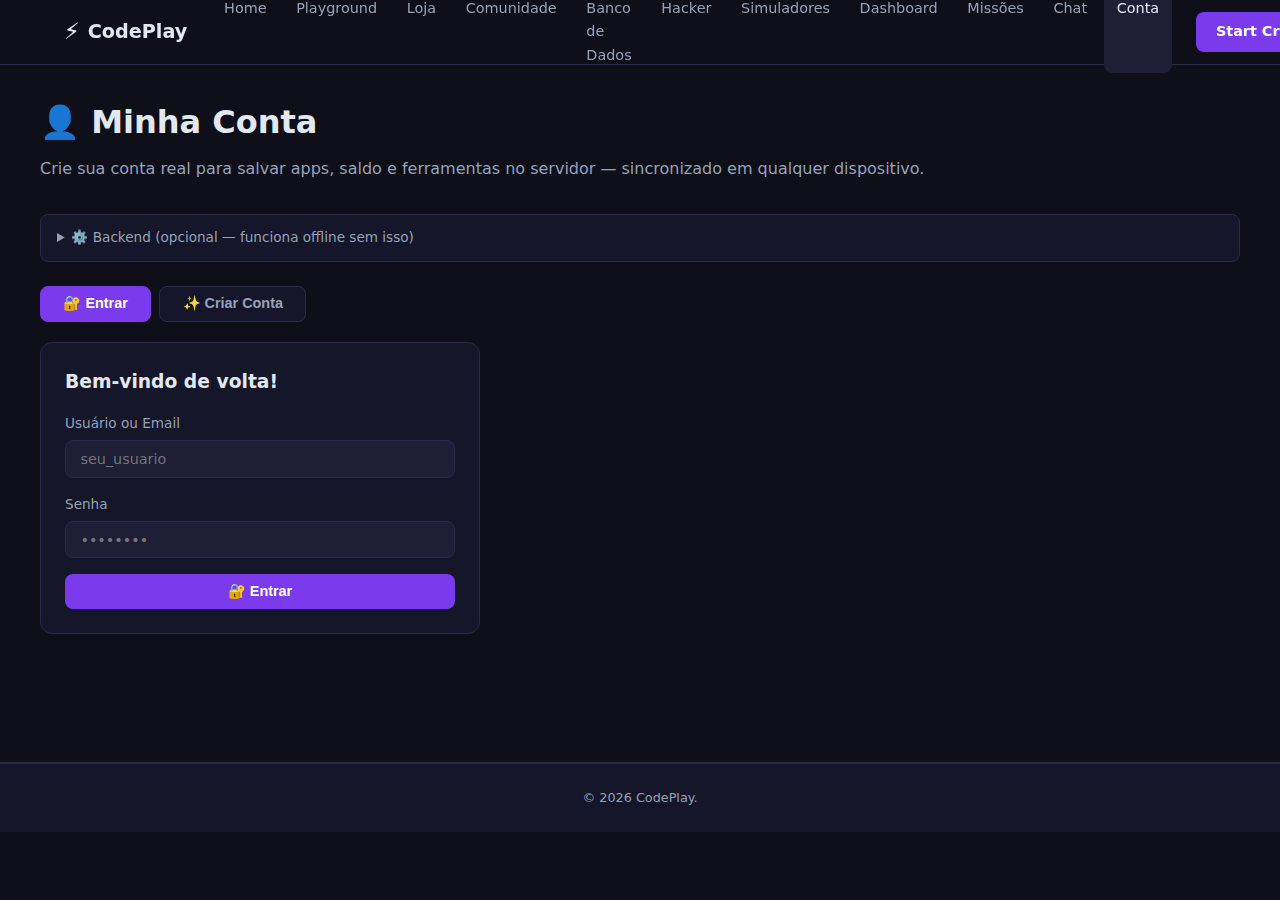
<file: database.html>
<!DOCTYPE html>
<html lang="pt-BR">
<head>
  <meta charset="UTF-8" />
  <meta name="viewport" content="width=device-width, initial-scale=1.0" />
  <title>Banco de Dados – CodePlay</title>
  <link rel="stylesheet" href="styles/main.css" />
  <link rel="stylesheet" href="styles/components.css" />
  <link rel="stylesheet" href="styles/database.css" />
<script>
// Nav Auth Guard — runs before render to avoid flash
(function(){
  function isLoggedIn(){
    try{ var u=JSON.parse(localStorage.getItem('cp_currentUser')||'null'); return !!(u&&(u.username||u.name)); }catch{return false;}
  }
  var loggedIn = isLoggedIn();
  if(!loggedIn){
    var s=document.createElement('style');
    s.id='nav-guard-style';
    s.textContent='.nav__link:not([href="index.html"]):not(.nav__guard-login){display:none!important;}.nav__guard-login{display:inline-flex!important;}';
    document.head.appendChild(s);
  }
  // expose for other scripts
  window._cpLoggedIn = loggedIn;
})();
</script>
<script>
(function(){
  function isLoggedIn(){
    try{ var u=JSON.parse(localStorage.getItem('cp_currentUser')||'null'); return !!(u&&(u.username||u.name)); }catch{return false;}
  }
  if(!isLoggedIn()){ window.location.replace('account.html'); }
})();
</script>
</head>
<body>
  <header class="header" id="header">
    <div class="container header__inner">
      <a href="index.html" class="logo"><span class="logo__icon">⚡</span><span class="logo__text">CodePlay</span></a>
      <nav class="nav" id="nav">
        <a href="index.html" class="nav__link">Home</a>
        <a href="playground.html" class="nav__link">Playground</a>
        <a href="store.html" class="nav__link">Loja</a>
        <a href="community.html" class="nav__link">Comunidade</a>
        <a href="database.html" class="nav__link active">Banco de Dados</a>
      <a href="hacker.html" class="nav__link">Hacker</a>
      <a href="simuladores.html" class="nav__link">Simuladores</a>
                        <a href="dashboard.html" class="nav__link">Dashboard</a>
      <a href="missions.html" class="nav__link">Missões</a>
      <a href="chat.html" class="nav__link">Chat</a>
      <a href="account.html" class="nav__link">Conta</a>
    </nav>
      <a href="playground.html" class="btn btn--primary">Start Creating Now</a>
      <button class="hamburger" id="hamburger">☰</button>
    </div>
  </header>

  <main class="page-main container">
    <h1 class="page-title">🗄️ Banco de Dados Fictício</h1>
    <p class="page-subtitle">Gerencie usuários e simule autenticação com dados 100% fictícios.</p>

    <!-- Wallet Bar -->
    <div class="wallet-bar">
      <span>💰 Carteira: <strong id="walletDisplay">R$ 1.000,00</strong></span>
      <button class="btn btn--sm btn--outline" onclick="UI.showTab('tab-myapps')">📱 Meus Apps</button>
    </div>

    <!-- Tabs -->
    <div class="tabs">
      <button class="tab active" data-tab="tab-users" onclick="UI.showTab('tab-users')">👤 Usuários</button>
      <button class="tab" data-tab="tab-login" onclick="UI.showTab('tab-login')">🔐 Login</button>
      <button class="tab" data-tab="tab-json" onclick="UI.showTab('tab-json')">{ } JSON</button>
    </div>

    <!-- Tab: Usuários -->
    <div class="tab-content active" id="tab-users">
      <div class="db-grid">
        <div class="db-panel">
          <h3>➕ Novo Usuário</h3>
          <form id="userForm" onsubmit="DB.addUser(event)">
            <div class="form-group">
              <label>Nome completo</label>
              <input type="text" id="userName" placeholder="Ex: João Silva" required />
            </div>
            <div class="form-group">
              <label>Login (único)</label>
              <input type="text" id="userLogin" placeholder="Ex: joao123" required />
            </div>
            <div class="form-group">
              <label>Senha</label>
              <input type="password" id="userPass" placeholder="Min 4 caracteres" minlength="4" required />
            </div>
            <div class="form-group">
              <label>Email (opcional)</label>
              <input type="email" id="userEmail" placeholder="joao@exemplo.com" />
            </div>
            <button type="submit" class="btn btn--primary btn--full">💾 Salvar Usuário</button>
          </form>
          <button class="btn btn--danger btn--full mt" onclick="DB.clearUsers()">🗑️ Limpar Banco</button>
        </div>
        <div class="db-panel db-panel--wide">
          <h3>🔍 Usuários Cadastrados</h3>
          <input type="text" id="searchUser" placeholder="Buscar por nome ou login..." oninput="DB.searchUsers(this.value)" class="search-input" />
          <div class="table-wrap">
            <table class="db-table" id="userTable">
              <thead>
                <tr>
                  <th>ID</th><th>Nome</th><th>Login</th><th>Senha</th><th>Email</th><th>Ações</th>
                </tr>
              </thead>
              <tbody id="userTableBody"></tbody>
            </table>
            <p class="empty-state" id="userEmpty">Nenhum usuário cadastrado ainda.</p>
          </div>
        </div>
      </div>
    </div>

    <!-- Tab: Login -->
    <div class="tab-content" id="tab-login">
      <div class="login-sim">
        <h3>🔐 Acesso ao Ambiente do Usuário</h3>
        <p>Digite o username real ou fictício + senha fictícia para acessar o ambiente completo do usuário.</p>
        <form onsubmit="DB.simulateLogin(event)" class="login-form">
          <div class="form-group">
            <label>Username (real ou fictício)</label>
            <input type="text" id="simLogin" placeholder="Ex: ByteWolf_99 ou dark_wolf_6512" required />
          </div>
          <div class="form-group">
            <label>Senha Fictícia (gerada pelo Rastreador)</label>
            <input type="text" id="simPass" placeholder="Ex: matrix@8267 — ou deixe vazio" />
          </div>
          <button type="submit" class="btn btn--primary">🔓 Acessar Ambiente</button>
        </form>
        <div id="loginResult" class="login-result hidden"></div>
      </div>
    </div>

    <!-- Tab: JSON -->
    <div class="tab-content" id="tab-json">
      <div class="json-panel">
        <div class="json-panel__header">
          <h3>{ } Visualização JSON</h3>
          <button class="btn btn--sm btn--outline" onclick="DB.copyJSON()">📋 Copiar</button>
        </div>
        <pre id="jsonView" class="json-view">[]</pre>
      </div>
    </div>

    <!-- Tab: Meus Apps -->
    <div class="tab-content" id="tab-myapps">
      <h3>📱 Meus Apps</h3>
      <div id="myAppsGrid" class="apps-grid"></div>
      <p class="empty-state" id="myAppsEmpty">Você ainda não tem apps. Crie um no Playground!</p>
    </div>
  </main>

  <!-- App Modal -->
  <div class="modal hidden" id="appModal">
    <div class="modal__overlay" onclick="UI.closeModal()"></div>
    <div class="modal__content">
      <button class="modal__close" onclick="UI.closeModal()">✕</button>
      <h3 id="modalTitle"></h3>
      <div class="app-runner">
        <pre id="modalCode" class="app-code"></pre>
        <button class="btn btn--primary" id="runAppBtn" onclick="AppStore.runApp()">▶ Executar</button>
        <div id="appOutput" class="app-output hidden"></div>
        <iframe id="appFrame" class="app-frame hidden" src="" allow="same-origin" sandbox="allow-same-origin allow-scripts allow-forms"></iframe>
      </div>
    </div>
  </div>

  <footer class="footer">
    <div class="footer__bottom"><p>© 2026 CodePlay. Dados 100% fictícios.</p></div>
  </footer>

  <script src="js/api.js"></script>
<script src="js/state.js"></script>
  <script src="js/database.js"></script>
  <script src="js/main.js"></script>
  <script src="js/signals.js"></script>
</body>
</html>
</file>
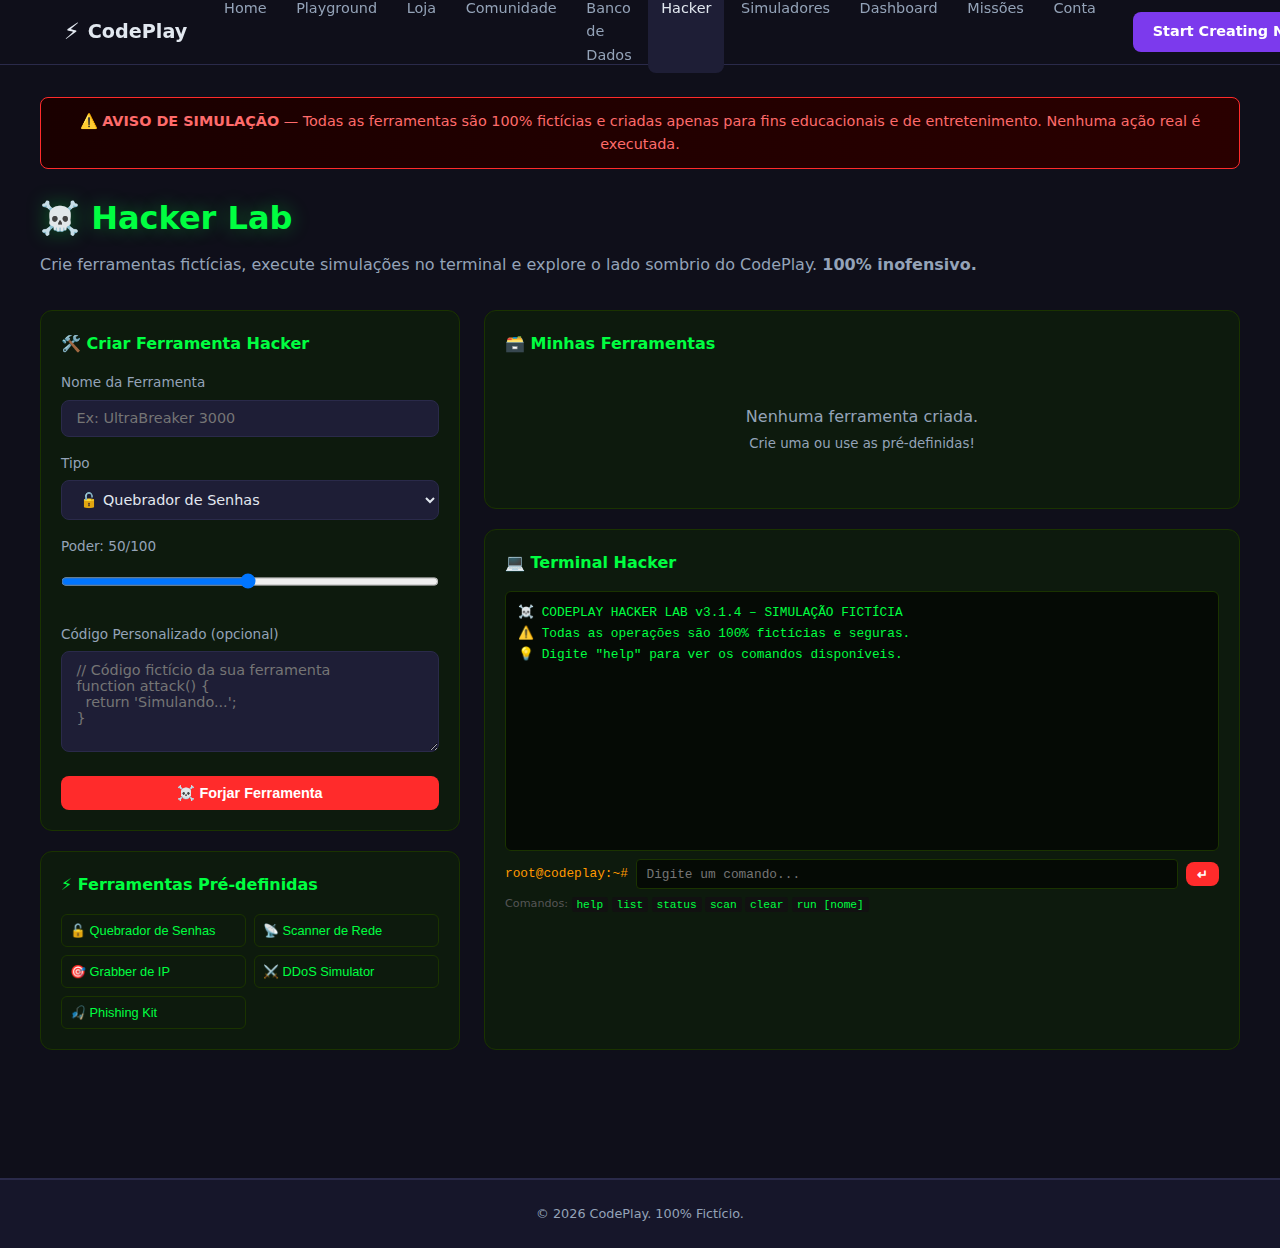
<file: hacker.html>
<!DOCTYPE html>
<html lang="pt-BR">
<head>
<meta charset="UTF-8"/><meta name="viewport" content="width=device-width,initial-scale=1.0"/>
<title>Hacker – CodePlay</title>
<link rel="stylesheet" href="styles/main.css"/>
<link rel="stylesheet" href="styles/components.css"/>
<link rel="stylesheet" href="styles/hacker.css"/>
</head>
<body>
<header class="header" id="header">
  <div class="container header__inner">
    <a href="index.html" class="logo"><span class="logo__icon">⚡</span><span class="logo__text">CodePlay</span></a>
    <nav class="nav" id="nav">
      <a href="index.html" class="nav__link">Home</a>
      <a href="playground.html" class="nav__link">Playground</a>
      <a href="store.html" class="nav__link">Loja</a>
      <a href="community.html" class="nav__link">Comunidade</a>
      <a href="database.html" class="nav__link">Banco de Dados</a>
      <a href="hacker.html" class="nav__link active">Hacker</a>
      <a href="simuladores.html" class="nav__link">Simuladores</a>
                      <a href="dashboard.html" class="nav__link">Dashboard</a>
      <a href="missions.html" class="nav__link">Missões</a>
      <a href="account.html" class="nav__link">Conta</a>
    </nav>
    <a href="playground.html" class="btn btn--primary">Start Creating Now</a>
    <button class="hamburger" id="hamburger">☰</button>
  </div>
</header>

<main class="page-main container">
  <div class="hack-warning">
    ⚠️ <strong>AVISO DE SIMULAÇÃO</strong> — Todas as ferramentas são 100% fictícias e criadas apenas para fins educacionais e de entretenimento. Nenhuma ação real é executada.
  </div>

  <h1 class="page-title hack-title">☠️ Hacker Lab</h1>
  <p class="page-subtitle">Crie ferramentas fictícias, execute simulações no terminal e explore o lado sombrio do CodePlay. <strong>100% inofensivo.</strong></p>

  <div class="hack-layout">
    <!-- Left: Creator + Presets -->
    <div class="hack-left">
      <div class="hack-panel">
        <h3>🛠️ Criar Ferramenta Hacker</h3>
        <form id="hackForm">
          <div class="form-group">
            <label>Nome da Ferramenta</label>
            <input type="text" id="hackName" placeholder="Ex: UltraBreaker 3000" required maxlength="40"/>
          </div>
          <div class="form-group">
            <label>Tipo</label>
            <select id="hackType">
              <option value="password">🔓 Quebrador de Senhas</option>
              <option value="scanner">📡 Scanner de Rede</option>
              <option value="grabber">🎯 Grabber de IP</option>
              <option value="ddos">⚔️ Ferramenta DDoS</option>
              <option value="phishing">🎣 Simulador de Phishing</option>
              <option value="keylogger">⌨️ Keylogger Fictício</option>
              <option value="ransomware">💀 Ransomware Simulado</option>
              <option value="backdoor">🚪 Backdoor Trainer</option>
              <option value="sniffer">👃 Packet Sniffer</option>
              <option value="exploit">💣 Exploit Generator</option>
            </select>
          </div>
          <div class="form-group">
            <label>Poder: <span id="powerVal">50</span>/100</label>
            <input type="range" id="hackPower" min="1" max="100" value="50" oninput="document.getElementById('powerVal').textContent=this.value"/>
          </div>
          <div class="form-group">
            <label>Código Personalizado (opcional)</label>
            <textarea id="hackCode" rows="5" placeholder="// Código fictício da sua ferramenta
function attack() {
  return 'Simulando...';
}"></textarea>
          </div>
          <button type="submit" class="btn btn--danger btn--full">☠️ Forjar Ferramenta</button>
        </form>
      </div>

      <div class="hack-panel">
        <h3>⚡ Ferramentas Pré-definidas</h3>
        <div class="preset-grid">
          <button class="preset-btn" onclick="HackerLab.addPreset('password')">🔓 Quebrador de Senhas</button>
          <button class="preset-btn" onclick="HackerLab.addPreset('scanner')">📡 Scanner de Rede</button>
          <button class="preset-btn" onclick="HackerLab.addPreset('grabber')">🎯 Grabber de IP</button>
          <button class="preset-btn" onclick="HackerLab.addPreset('ddos')">⚔️ DDoS Simulator</button>
          <button class="preset-btn" onclick="HackerLab.addPreset('phishing')">🎣 Phishing Kit</button>
        </div>
      </div>
    </div>

    <!-- Right: My Tools + Terminal -->
    <div class="hack-right">
      <div class="hack-panel">
        <h3>🗃️ Minhas Ferramentas</h3>
        <div id="hackToolsGrid" class="hack-tools-grid"></div>
        <p class="empty-state" id="hackEmpty">Nenhuma ferramenta criada.<br/><small>Crie uma ou use as pré-definidas!</small></p>
      </div>

      <div class="hack-panel terminal-panel">
        <h3>💻 Terminal Hacker</h3>
        <div id="hackTerminal" class="hack-terminal"></div>
        <div class="terminal-input-row">
          <span class="terminal-prompt">root@codeplay:~#</span>
          <input type="text" id="terminalInput" class="terminal-input" placeholder="Digite um comando..." autocomplete="off"/>
          <button class="btn btn--danger btn--sm" onclick="HackerLab.execCmd()">↵</button>
        </div>
        <div class="terminal-hints">Comandos: <code>help</code> <code>list</code> <code>status</code> <code>scan</code> <code>clear</code> <code>run [nome]</code></div>
      </div>
    </div>
  </div>
</main>

<footer class="footer"><div class="footer__bottom"><p>© 2026 CodePlay. 100% Fictício.</p></div></footer>
<script src="js/state.js"></script>
<script src="js/hacker.js"></script>
<script src="js/main.js"></script>
  <script src="js/signals.js"></script>
</body></html>
</file>
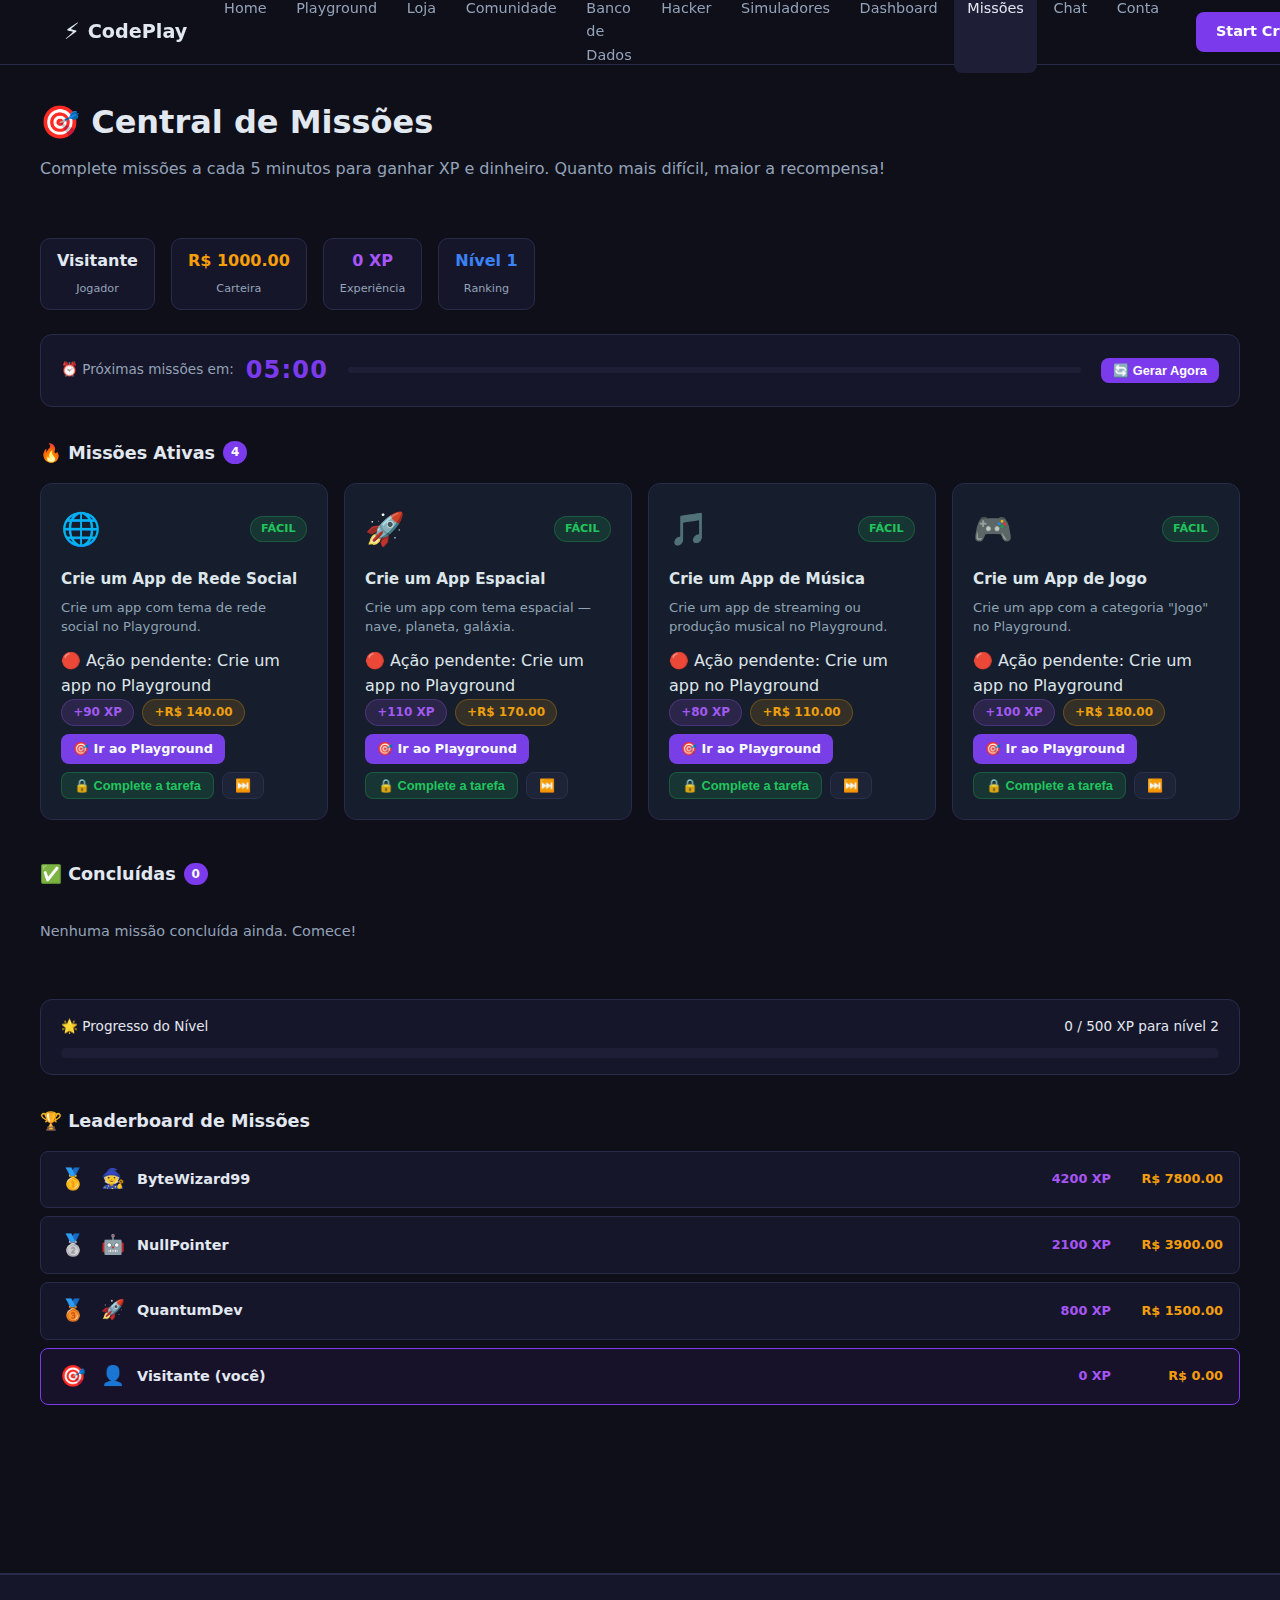
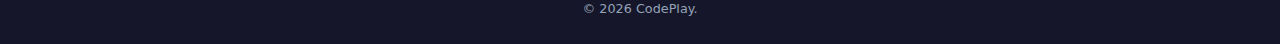
<file: missions.html>
<!DOCTYPE html>
<html lang="pt-BR">
<head>
<meta charset="UTF-8"/><meta name="viewport" content="width=device-width,initial-scale=1.0"/>
<title>Missões – CodePlay</title>
<link rel="stylesheet" href="styles/main.css"/>
<link rel="stylesheet" href="styles/components.css"/>
<link rel="stylesheet" href="styles/missions.css"/>
</head>
<body>
<header class="header" id="header">
  <div class="container header__inner">
    <a href="index.html" class="logo"><span class="logo__icon">⚡</span><span class="logo__text">CodePlay</span></a>
    <nav class="nav" id="nav">
      <a href="index.html" class="nav__link">Home</a>
      <a href="playground.html" class="nav__link">Playground</a>
      <a href="store.html" class="nav__link">Loja</a>
      <a href="community.html" class="nav__link">Comunidade</a>
      <a href="database.html" class="nav__link">Banco de Dados</a>
      <a href="hacker.html" class="nav__link">Hacker</a>
      <a href="simuladores.html" class="nav__link">Simuladores</a>
            <a href="dashboard.html" class="nav__link">Dashboard</a>
      <a href="missions.html" class="nav__link active">Missões</a>
      <a href="chat.html" class="nav__link">Chat</a>
      <a href="account.html" class="nav__link">Conta</a>
    </nav>
    <a href="playground.html" class="btn btn--primary">Start Creating Now</a>
    <button class="hamburger" id="hamburger">☰</button>
  </div>
</header>

<main class="page-main container">
  <div class="missions-header">
    <div>
      <h1 class="page-title">🎯 Central de Missões</h1>
      <p class="page-subtitle">Complete missões a cada 5 minutos para ganhar XP e dinheiro. Quanto mais difícil, maior a recompensa!</p>
    </div>
    <div class="player-hud">
      <div class="hud-stat"><span class="hud-val" id="hudUsername">Visitante</span><small>Jogador</small></div>
      <div class="hud-stat"><span class="hud-val text-gold" id="hudWallet">R$ 1.000,00</span><small>Carteira</small></div>
      <div class="hud-stat"><span class="hud-val text-purple" id="hudXP">0 XP</span><small>Experiência</small></div>
      <div class="hud-stat"><span class="hud-val text-blue" id="hudLevel">Nível 1</span><small>Ranking</small></div>
    </div>
  </div>

  <!-- Timer + próxima missão -->
  <div class="mission-timer-bar">
    <div class="timer-info">
      <span class="timer-label">⏰ Próximas missões em:</span>
      <span class="timer-count" id="timerCount">05:00</span>
    </div>
    <div class="timer-progress-track"><div class="timer-progress-fill" id="timerFill"></div></div>
    <button class="btn btn--sm btn--primary" id="btnRefreshNow" onclick="Missions.refreshNow()">🔄 Gerar Agora</button>
  </div>

  <!-- Active missions -->
  <div class="missions-section">
    <h2>🔥 Missões Ativas <span class="badge-count" id="activeBadge">0</span></h2>
    <div class="missions-grid" id="activeMissions"></div>
  </div>

  <!-- Completed missions log -->
  <div class="missions-section">
    <h2>✅ Concluídas <span class="badge-count" id="doneBadge">0</span></h2>
    <div class="missions-log" id="completedLog">
      <p class="empty-hint">Nenhuma missão concluída ainda. Comece agora!</p>
    </div>
  </div>

  <!-- XP Progress bar -->
  <div class="xp-section">
    <div class="xp-header">
      <span>🌟 Progresso do Nível</span>
      <span id="xpProgress">0 / 500 XP para nível 2</span>
    </div>
    <div class="xp-track"><div class="xp-fill" id="xpFill" style="width:0%"></div></div>
  </div>

  <!-- Leaderboard -->
  <div class="missions-section">
    <h2>🏆 Leaderboard de Missões</h2>
    <div class="leaderboard-list" id="leaderboard"></div>
  </div>
</main>

<div class="reward-popup hidden" id="rewardPopup">
  <div class="reward-popup__inner">
    <div class="reward-popup__icon" id="popupIcon">🎉</div>
    <h3 id="popupTitle">Missão Concluída!</h3>
    <p id="popupDesc"></p>
    <div class="reward-popup__rewards" id="popupRewards"></div>
    <button class="btn btn--primary" onclick="Missions.closePopup()">Continuar →</button>
  </div>
</div>
<div class="overlay hidden" id="overlay" onclick="Missions.closePopup()"></div>

<footer class="footer"><div class="footer__bottom"><p>© 2026 CodePlay.</p></div></footer>
<script src="js/missions.js"></script>
<script src="js/main.js"></script>
  <script src="js/signals.js"></script>
</body></html>
</file>
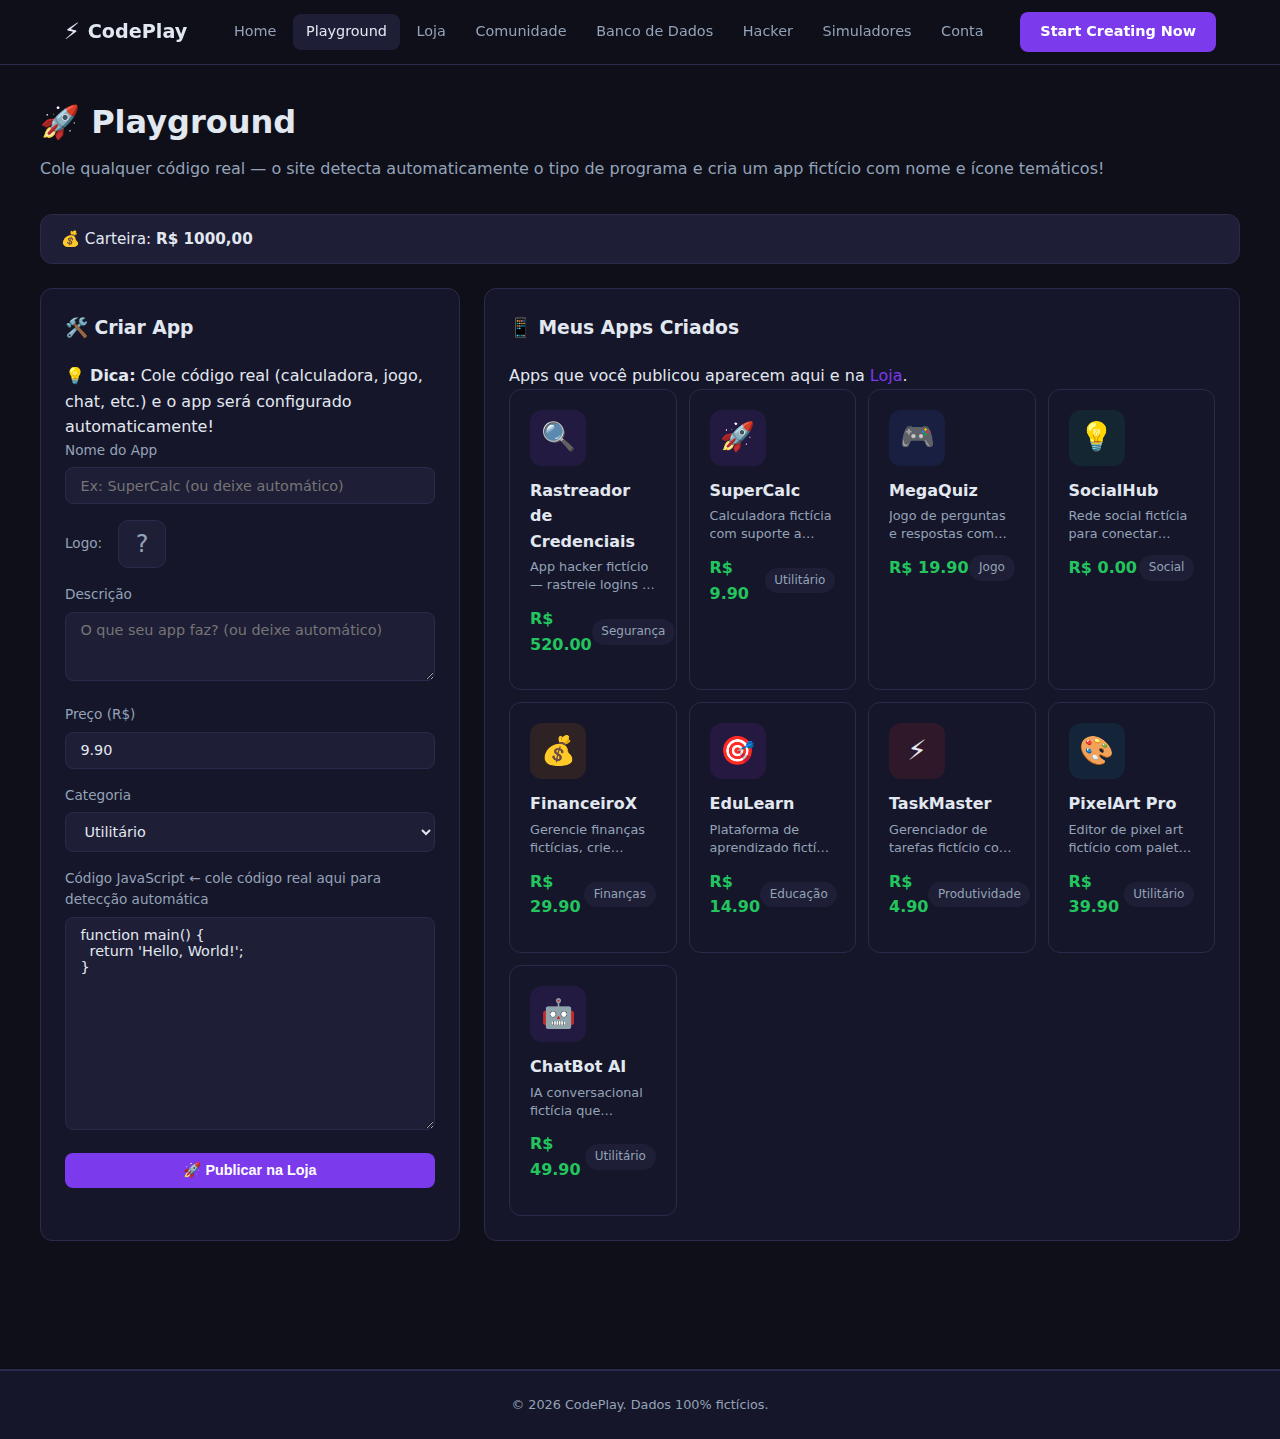
<file: playground.html>
<!DOCTYPE html>
<html lang="pt-BR">
<head>
  <meta charset="UTF-8" />
  <meta name="viewport" content="width=device-width, initial-scale=1.0" />
  <title>Playground – CodePlay</title>
  <link rel="stylesheet" href="styles/main.css" />
  <link rel="stylesheet" href="styles/components.css" />
  <link rel="stylesheet" href="styles/playground.css" />
</head>
<body>
  <header class="header" id="header">
    <div class="container header__inner">
      <a href="index.html" class="logo"><span class="logo__icon">⚡</span><span class="logo__text">CodePlay</span></a>
      <nav class="nav" id="nav">
        <a href="index.html" class="nav__link">Home</a>
        <a href="playground.html" class="nav__link active">Playground</a>
        <a href="store.html" class="nav__link">Loja</a>
        <a href="community.html" class="nav__link">Comunidade</a>
              <a href="database.html" class="nav__link">Banco de Dados</a>
      <a href="hacker.html" class="nav__link">Hacker</a>
      <a href="simuladores.html" class="nav__link">Simuladores</a>
            <a href="account.html" class="nav__link">Conta</a>
    </nav>
      <a href="playground.html" class="btn btn--primary">Start Creating Now</a>
      <button class="hamburger" id="hamburger">☰</button>
    </div>
  </header>

  <main class="page-main container">
    <h1 class="page-title">🚀 Playground</h1>
    <p class="page-subtitle">Cole qualquer código real — o site detecta automaticamente o tipo de programa e cria um app fictício com nome e ícone temáticos!</p>

    <div class="wallet-bar">
      <span>💰 Carteira: <strong id="walletDisplay">R$ 1.000,00</strong></span>
    </div>

    <!-- Auto-detect banner (hidden until real code is pasted) -->
    <div id="detectBanner" class="detect-banner hidden"></div>

    <div class="playground-layout">
      <!-- App Creator -->
      <div class="creator-panel">
        <h3>🛠️ Criar App</h3>

        <div class="detect-hint">
          <span>💡 <strong>Dica:</strong> Cole código real (calculadora, jogo, chat, etc.) e o app será configurado automaticamente!</span>
        </div>

        <form id="appForm">
          <div class="form-group">
            <label>Nome do App <span class="auto-label" id="autoNameLabel" style="display:none">✨ auto</span></label>
            <input type="text" id="appName" placeholder="Ex: SuperCalc (ou deixe automático)" required maxlength="40" />
          </div>
          <div class="logo-preview-box">
            <span>Logo: </span>
            <div id="appLogoPreview" class="logo-preview">?</div>
          </div>
          <div class="form-group">
            <label>Descrição <span class="auto-label" id="autoDescLabel" style="display:none">✨ auto</span></label>
            <textarea id="appDesc" placeholder="O que seu app faz? (ou deixe automático)" rows="3" required></textarea>
          </div>
          <div class="form-group">
            <label>Preço (R$)</label>
            <input type="number" id="appPrice" min="0" step="0.01" value="9.90" required />
          </div>
          <div class="form-group">
            <label>Categoria <span class="auto-label" id="autoCatLabel" style="display:none">✨ auto</span></label>
            <select id="appCategory">
              <option value="Utilitário">Utilitário</option>
              <option value="Jogo">Jogo</option>
              <option value="Social">Social</option>
              <option value="Produtividade">Produtividade</option>
              <option value="Educação">Educação</option>
              <option value="Finanças">Finanças</option>
            </select>
          </div>
          <div class="form-group">
            <label>Código JavaScript <span class="code-tip">← cole código real aqui para detecção automática</span></label>
            <textarea id="appCode" rows="12" placeholder="// Cole qualquer código real ou escreva seu próprio!
// Ex: calculadora, jogo, chat, to-do list...

function main() {
  return 'Hello, World!';
}">function main() {
  return 'Hello, World!';
}</textarea>
          </div>
          <button type="submit" class="btn btn--primary btn--full">🚀 Publicar na Loja</button>
        </form>
        <div id="createResult" class="result-msg hidden"></div>
      </div>

      <!-- My Apps -->
      <div class="my-apps-panel">
        <h3>📱 Meus Apps Criados</h3>
        <p class="panel-sub">Apps que você publicou aparecem aqui e na <a href="store.html">Loja</a>.</p>
        <div id="createdAppsGrid" class="apps-mini-grid"></div>
        <p class="empty-state" id="createdEmpty">Nenhum app criado ainda.<br/><small>Cole um código no formulário ao lado!</small></p>
      </div>
    </div>
  </main>

  <!-- App Modal -->
  <div class="modal hidden" id="appModal">
    <div class="modal__overlay" onclick="UI.closeModal()"></div>
    <div class="modal__content">
      <button class="modal__close" onclick="UI.closeModal()">✕</button>
      <h3 id="modalTitle"></h3>
      <pre id="modalCode" class="app-code"></pre>
      <button class="btn btn--primary" onclick="AppStore.runApp()">▶ Executar</button>
      <div id="appOutput" class="app-output hidden"></div>
    </div>
  </div>

  <footer class="footer">
    <div class="footer__bottom"><p>© 2026 CodePlay. Dados 100% fictícios.</p></div>
  </footer>

  <script src="js/state.js"></script>
  <script src="js/appstore.js"></script>
  <script src="js/main.js"></script>
</body>
</html>
</file>
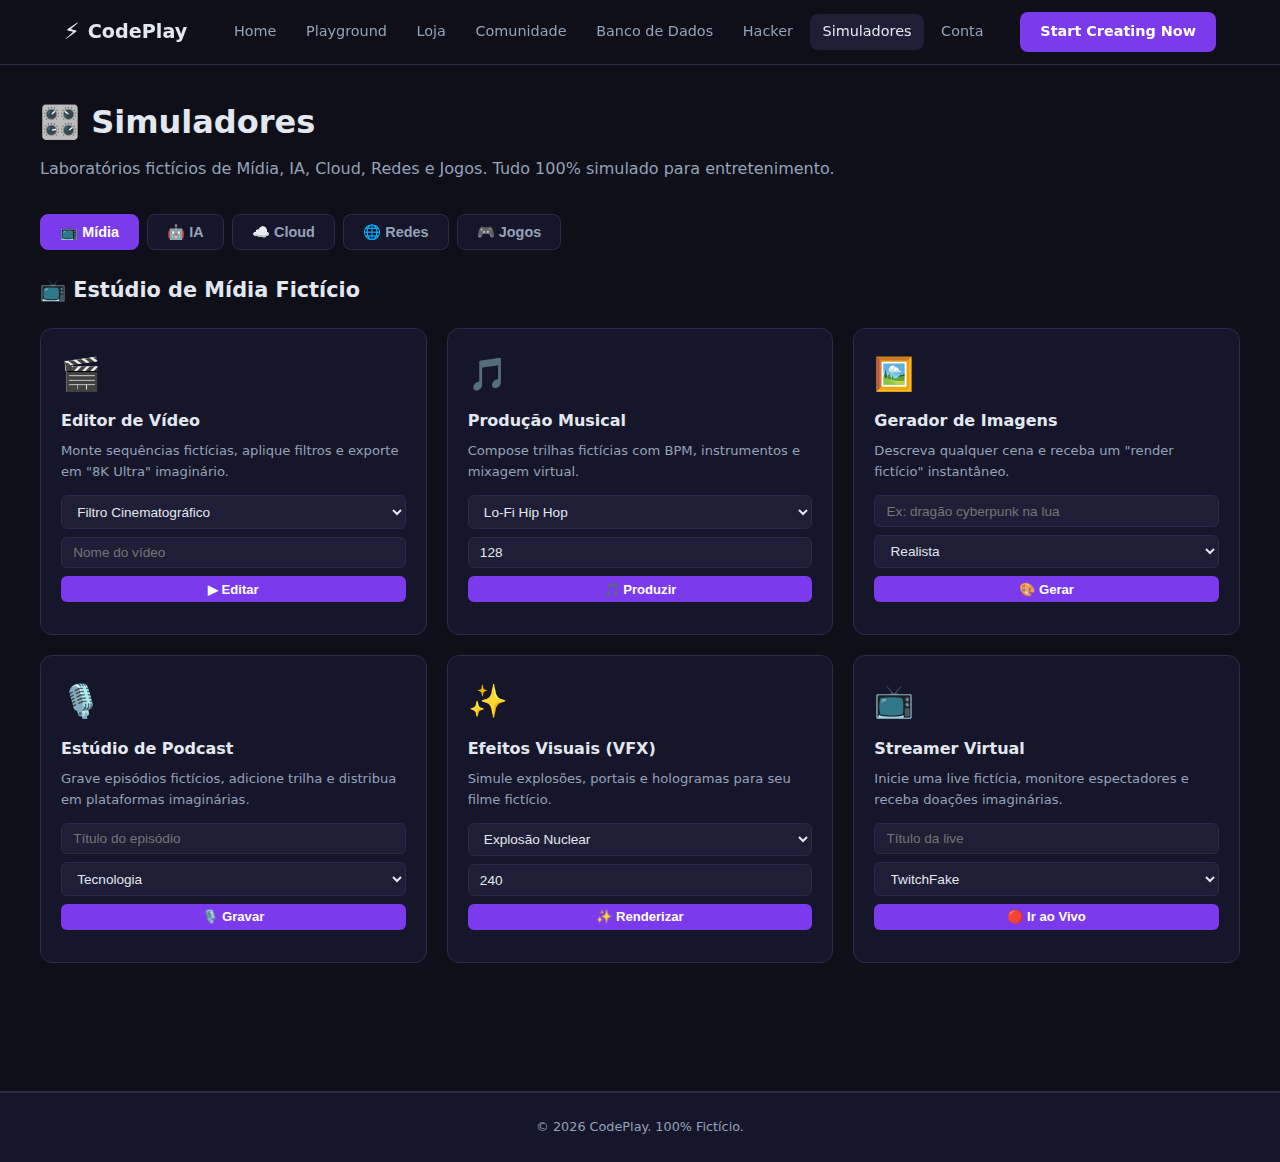
<file: simuladores.html>
<!DOCTYPE html>
<html lang="pt-BR">
<head>
<meta charset="UTF-8"/><meta name="viewport" content="width=device-width,initial-scale=1.0"/>
<title>Simuladores – CodePlay</title>
<link rel="stylesheet" href="styles/main.css"/>
<link rel="stylesheet" href="styles/components.css"/>
<link rel="stylesheet" href="styles/simuladores.css"/>
</head>
<body>
<header class="header" id="header">
  <div class="container header__inner">
    <a href="index.html" class="logo"><span class="logo__icon">⚡</span><span class="logo__text">CodePlay</span></a>
    <nav class="nav" id="nav">
      <a href="index.html" class="nav__link">Home</a>
      <a href="playground.html" class="nav__link">Playground</a>
      <a href="store.html" class="nav__link">Loja</a>
      <a href="community.html" class="nav__link">Comunidade</a>
      <a href="database.html" class="nav__link">Banco de Dados</a>
      <a href="hacker.html" class="nav__link">Hacker</a>
      <a href="simuladores.html" class="nav__link active">Simuladores</a>
          <a href="account.html" class="nav__link">Conta</a>
    </nav>
    <a href="playground.html" class="btn btn--primary">Start Creating Now</a>
    <button class="hamburger" id="hamburger">☰</button>
  </div>
</header>

<main class="page-main container">
  <h1 class="page-title">🎛️ Simuladores</h1>
  <p class="page-subtitle">Laboratórios fictícios de Mídia, IA, Cloud, Redes e Jogos. Tudo 100% simulado para entretenimento.</p>

  <!-- Tab bar -->
  <div class="sim-tabs">
    <button class="sim-tab active" data-tab="media" onclick="Sim.switchTab('media',this)">📺 Mídia</button>
    <button class="sim-tab" data-tab="ia" onclick="Sim.switchTab('ia',this)">🤖 IA</button>
    <button class="sim-tab" data-tab="cloud" onclick="Sim.switchTab('cloud',this)">☁️ Cloud</button>
    <button class="sim-tab" data-tab="redes" onclick="Sim.switchTab('redes',this)">🌐 Redes</button>
    <button class="sim-tab" data-tab="jogos" onclick="Sim.switchTab('jogos',this)">🎮 Jogos</button>
  </div>

  <!-- ── MÍDIA ──────────────────────────────────── -->
  <div class="sim-panel active" id="tab-media">
    <h2 class="sim-heading">📺 Estúdio de Mídia Fictício</h2>
    <div class="sim-grid">

      <div class="sim-card">
        <div class="sim-card__icon">🎬</div>
        <h4>Editor de Vídeo</h4>
        <p>Monte sequências fictícias, aplique filtros e exporte em "8K Ultra" imaginário.</p>
        <div class="sim-controls">
          <select id="videoEffect"><option>Filtro Cinematográfico</option><option>Slow-Motion ×0.1</option><option>Hyperlapse ×100</option><option>Efeito Matrix</option><option>Vintage 8mm</option></select>
          <input type="text" id="videoTitle" placeholder="Nome do vídeo"/>
          <button class="btn btn--purple btn--sm" onclick="Sim.media.editVideo()">▶ Editar</button>
        </div>
        <div class="sim-output" id="out-video"></div>
      </div>

      <div class="sim-card">
        <div class="sim-card__icon">🎵</div>
        <h4>Produção Musical</h4>
        <p>Compose trilhas fictícias com BPM, instrumentos e mixagem virtual.</p>
        <div class="sim-controls">
          <select id="musicGenre"><option>Lo-Fi Hip Hop</option><option>Synthwave</option><option>Death Metal IA</option><option>Bossa Nova Quântica</option><option>Drum & Bass Espacial</option></select>
          <input type="number" id="musicBpm" placeholder="BPM (ex: 128)" min="60" max="200" value="128"/>
          <button class="btn btn--purple btn--sm" onclick="Sim.media.produceMusic()">🎵 Produzir</button>
        </div>
        <div class="sim-output" id="out-music"></div>
      </div>

      <div class="sim-card">
        <div class="sim-card__icon">🖼️</div>
        <h4>Gerador de Imagens</h4>
        <p>Descreva qualquer cena e receba um "render fictício" instantâneo.</p>
        <div class="sim-controls">
          <input type="text" id="imgPrompt" placeholder="Ex: dragão cyberpunk na lua"/>
          <select id="imgStyle"><option>Realista</option><option>Anime</option><option>Oil Painting</option><option>Pixel Art</option><option>Fotografia de Drone</option></select>
          <button class="btn btn--purple btn--sm" onclick="Sim.media.genImage()">🎨 Gerar</button>
        </div>
        <div class="sim-output" id="out-img"></div>
      </div>

      <div class="sim-card">
        <div class="sim-card__icon">🎙️</div>
        <h4>Estúdio de Podcast</h4>
        <p>Grave episódios fictícios, adicione trilha e distribua em plataformas imaginárias.</p>
        <div class="sim-controls">
          <input type="text" id="podcastTitle" placeholder="Título do episódio"/>
          <select id="podcastCat"><option>Tecnologia</option><option>Terror</option><option>Comédia</option><option>Ciência Fictícia</option><option>Conspirações</option></select>
          <button class="btn btn--purple btn--sm" onclick="Sim.media.recordPodcast()">🎙️ Gravar</button>
        </div>
        <div class="sim-output" id="out-podcast"></div>
      </div>

      <div class="sim-card">
        <div class="sim-card__icon">✨</div>
        <h4>Efeitos Visuais (VFX)</h4>
        <p>Simule explosões, portais e hologramas para seu filme fictício.</p>
        <div class="sim-controls">
          <select id="vfxType"><option>Explosão Nuclear</option><option>Portal Dimensional</option><option>Chuva de Meteoros</option><option>Holograma 3D</option><option>Tempestade de Raios</option></select>
          <input type="number" id="vfxFrames" placeholder="Frames (ex: 240)" value="240"/>
          <button class="btn btn--purple btn--sm" onclick="Sim.media.renderVfx()">✨ Renderizar</button>
        </div>
        <div class="sim-output" id="out-vfx"></div>
      </div>

      <div class="sim-card">
        <div class="sim-card__icon">📺</div>
        <h4>Streamer Virtual</h4>
        <p>Inicie uma live fictícia, monitore espectadores e receba doações imaginárias.</p>
        <div class="sim-controls">
          <input type="text" id="streamTitle" placeholder="Título da live"/>
          <select id="streamPlatform"><option>TwitchFake</option><option>YoutubeFake</option><option>TikTokFake</option><option>KickFake</option></select>
          <button class="btn btn--purple btn--sm" onclick="Sim.media.goLive()">🔴 Ir ao Vivo</button>
        </div>
        <div class="sim-output" id="out-stream"></div>
      </div>

    </div>
  </div>

  <!-- ── IA ──────────────────────────────────────── -->
  <div class="sim-panel" id="tab-ia">
    <h2 class="sim-heading">🤖 Laboratório de IA Fictícia</h2>
    <div class="sim-grid">

      <div class="sim-card">
        <div class="sim-card__icon">💬</div>
        <h4>Chatbot Avançado</h4>
        <p>Converse com uma IA fictícia de "10 trilhões de parâmetros".</p>
        <div class="sim-controls">
          <input type="text" id="chatMsg" placeholder="Pergunte qualquer coisa..."/>
          <select id="chatModel"><option>GPT-Fake-∞</option><option>Claude-Imaginary-4</option><option>Gemini-Fictional</option><option>LLaMA-Fantasy-70B</option></select>
          <button class="btn btn--blue btn--sm" onclick="Sim.ia.chat()">💬 Enviar</button>
        </div>
        <div class="sim-output" id="out-chat"></div>
      </div>

      <div class="sim-card">
        <div class="sim-card__icon">🎨</div>
        <h4>IA Geradora de Imagens</h4>
        <p>Texto → imagem em "0.001ms" com o modelo Stable-Fake-XL.</p>
        <div class="sim-controls">
          <input type="text" id="aiImgPrompt" placeholder="Descreva a imagem..."/>
          <select id="aiImgModel"><option>Stable-Fake-XL</option><option>DALL-E-Imaginário</option><option>Midjourney-Fake</option><option>Firefly-Fiction</option></select>
          <button class="btn btn--blue btn--sm" onclick="Sim.ia.genImg()">🎨 Gerar</button>
        </div>
        <div class="sim-output" id="out-aiimg"></div>
      </div>

      <div class="sim-card">
        <div class="sim-card__icon">👨‍💻</div>
        <h4>Assistente de Código</h4>
        <p>Descreva o que precisa e receba código fictício gerado em 5 linguagens.</p>
        <div class="sim-controls">
          <input type="text" id="codeRequest" placeholder="Ex: crie um servidor web em 3 linhas"/>
          <select id="codeLang"><option>JavaScript</option><option>Python</option><option>Rust</option><option>COBOL Quântico</option><option>BrainFuck++</option></select>
          <button class="btn btn--blue btn--sm" onclick="Sim.ia.genCode()">👨‍💻 Gerar Código</button>
        </div>
        <div class="sim-output" id="out-code"></div>
      </div>

      <div class="sim-card">
        <div class="sim-card__icon">🔊</div>
        <h4>IA de Voz (TTS)</h4>
        <p>Converta texto em "fala sintética fictícia" com 50 vozes imaginárias.</p>
        <div class="sim-controls">
          <textarea id="ttsText" rows="3" placeholder="Digite o texto para converter..."></textarea>
          <select id="ttsVoice"><option>Robô Brasileiro</option><option>Apresentador de TV</option><option>Villão de Filme</option><option>Assistente Espacial</option></select>
          <button class="btn btn--blue btn--sm" onclick="Sim.ia.tts()">🔊 Sintetizar</button>
        </div>
        <div class="sim-output" id="out-tts"></div>
      </div>

      <div class="sim-card">
        <div class="sim-card__icon">🌍</div>
        <h4>Tradutor IA</h4>
        <p>Traduza para 200+ idiomas fictícios incluindo Klingon e Élfico.</p>
        <div class="sim-controls">
          <textarea id="translateText" rows="3" placeholder="Texto para traduzir..."></textarea>
          <select id="translateLang"><option>Português → Inglês</option><option>Português → Japonês</option><option>Português → Klingon</option><option>Português → Élfico</option><option>Português → Emoji</option><option>Português → Bináro</option></select>
          <button class="btn btn--blue btn--sm" onclick="Sim.ia.translate()">🌍 Traduzir</button>
        </div>
        <div class="sim-output" id="out-translate"></div>
      </div>

      <div class="sim-card">
        <div class="sim-card__icon">✍️</div>
        <h4>Escritor IA</h4>
        <p>Gere histórias, artigos e roteiros fictícios automaticamente.</p>
        <div class="sim-controls">
          <input type="text" id="writePrompt" placeholder="Ex: conto de terror espacial"/>
          <select id="writeStyle"><option>Conto</option><option>Artigo Científico</option><option>Roteiro de Filme</option><option>Poesia</option><option>Manifesto Fictício</option></select>
          <button class="btn btn--blue btn--sm" onclick="Sim.ia.write()">✍️ Escrever</button>
        </div>
        <div class="sim-output" id="out-write"></div>
      </div>

    </div>
  </div>

  <!-- ── CLOUD ───────────────────────────────────── -->
  <div class="sim-panel" id="tab-cloud">
    <h2 class="sim-heading">☁️ Infraestrutura Cloud Fictícia</h2>
    <div class="sim-grid">

      <div class="sim-card">
        <div class="sim-card__icon">🖥️</div>
        <h4>Servidor Virtual (VM)</h4>
        <p>Provisione instâncias fictícias de até 512 vCPUs e 4TB de RAM.</p>
        <div class="sim-controls">
          <select id="vmType"><option>t999.nano (512 vCPU)</option><option>r1.mega (4TB RAM)</option><option>g5.quantum (GPU Quântica)</option><option>c3.photon (Fibra Óptica)</option></select>
          <input type="text" id="vmName" placeholder="Nome da instância"/>
          <button class="btn btn--cyan btn--sm" onclick="Sim.cloud.launchVM()">🖥️ Provisionar</button>
        </div>
        <div class="sim-output" id="out-vm"></div>
      </div>

      <div class="sim-card">
        <div class="sim-card__icon">💾</div>
        <h4>Armazenamento Cloud</h4>
        <p>Gerencie buckets fictícios com capacidade de "∞ Exabytes".</p>
        <div class="sim-controls">
          <input type="text" id="bucketName" placeholder="Nome do bucket"/>
          <select id="bucketRegion"><option>sa-east-1 (São Paulo)</option><option>moon-1 (Lua)</option><option>mars-2 (Marte)</option><option>quantum-0 (Dimensão X)</option></select>
          <button class="btn btn--cyan btn--sm" onclick="Sim.cloud.createBucket()">💾 Criar Bucket</button>
        </div>
        <div class="sim-output" id="out-bucket"></div>
      </div>

      <div class="sim-card">
        <div class="sim-card__icon">🗄️</div>
        <h4>Banco de Dados Cloud</h4>
        <p>Instâncias de PostgreSQL, MongoDB e NoSQL Quântico fictícios.</p>
        <div class="sim-controls">
          <select id="dbEngine"><option>PostgreSQL-Fake 15</option><option>MongoDB-Fiction 7</option><option>Redis-Imaginário</option><option>QuantumDB Alpha</option></select>
          <input type="text" id="dbName" placeholder="Nome do banco"/>
          <button class="btn btn--cyan btn--sm" onclick="Sim.cloud.createDB()">🗄️ Criar DB</button>
        </div>
        <div class="sim-output" id="out-db"></div>
      </div>

      <div class="sim-card">
        <div class="sim-card__icon">🌐</div>
        <h4>CDN Global</h4>
        <p>Distribua conteúdo fictício por 500 PoPs em todos os planetas.</p>
        <div class="sim-controls">
          <input type="text" id="cdnDomain" placeholder="dominio.ficticio.io"/>
          <select id="cdnEdge"><option>500 PoPs Globais</option><option>PoP Lunar</option><option>Edge Quântico</option></select>
          <button class="btn btn--cyan btn--sm" onclick="Sim.cloud.deployCDN()">🌐 Ativar CDN</button>
        </div>
        <div class="sim-output" id="out-cdn"></div>
      </div>

      <div class="sim-card">
        <div class="sim-card__icon">🔒</div>
        <h4>Backup Automático</h4>
        <p>Backups fictícios criptografados com AES-99999 em bunkers submarinos.</p>
        <div class="sim-controls">
          <input type="text" id="backupSource" placeholder="Fonte (ex: /dados/producao)"/>
          <select id="backupFreq"><option>A cada 1 segundo</option><option>Contínuo</option><option>A cada 30 anos</option></select>
          <button class="btn btn--cyan btn--sm" onclick="Sim.cloud.scheduleBackup()">🔒 Agendar Backup</button>
        </div>
        <div class="sim-output" id="out-backup"></div>
      </div>

      <div class="sim-card">
        <div class="sim-card__icon">⚡</div>
        <h4>Função Serverless</h4>
        <p>Deploy de lambdas fictícias que executam em "picossegundos".</p>
        <div class="sim-controls">
          <input type="text" id="fnName" placeholder="Nome da função"/>
          <textarea id="fnCode" rows="3" placeholder="exports.handler = async () => 'ok';"></textarea>
          <button class="btn btn--cyan btn--sm" onclick="Sim.cloud.deployFn()">⚡ Deploy</button>
        </div>
        <div class="sim-output" id="out-fn"></div>
      </div>

    </div>
  </div>

  <!-- ── REDES ──────────────────────────────────── -->
  <div class="sim-panel" id="tab-redes">
    <h2 class="sim-heading">🌐 Laboratório de Redes Fictício</h2>
    <div class="sim-grid">

      <div class="sim-card">
        <div class="sim-card__icon">📡</div>
        <h4>Configurador de Roteador</h4>
        <p>Configure roteadores fictícios com Wi-Fi 9 e alcance de 10km.</p>
        <div class="sim-controls">
          <input type="text" id="routerSSID" placeholder="Nome da rede (SSID)"/>
          <select id="routerStd"><option>Wi-Fi 9 (100 Gbps)</option><option>Wi-Fi Quântico</option><option>5G+++ Fictional</option></select>
          <button class="btn btn--green btn--sm" onclick="Sim.redes.configRouter()">📡 Configurar</button>
        </div>
        <div class="sim-output" id="out-router"></div>
      </div>

      <div class="sim-card">
        <div class="sim-card__icon">🛡️</div>
        <h4>Firewall Fictício</h4>
        <p>Bloqueie IPs e protocolos imaginários com regras de alta precisão.</p>
        <div class="sim-controls">
          <input type="text" id="fwIp" placeholder="IP a bloquear (ex: 192.168.1.1)"/>
          <select id="fwAction"><option>Bloquear</option><option>Permitir</option><option>Redirecionar para /dev/null</option></select>
          <button class="btn btn--green btn--sm" onclick="Sim.redes.addFwRule()">🛡️ Adicionar Regra</button>
        </div>
        <div class="sim-output" id="out-fw"></div>
      </div>

      <div class="sim-card">
        <div class="sim-card__icon">🔐</div>
        <h4>VPN Secure</h4>
        <p>Conecte-se a servidores fictícios em 195 países com criptografia quântica.</p>
        <div class="sim-controls">
          <select id="vpnServer"><option>🇧🇷 Brasil – São Paulo</option><option>🌙 Lua – Crater City</option><option>🚀 Marte – Elon Base</option><option>🌀 Dimensão X</option></select>
          <button class="btn btn--green btn--sm" onclick="Sim.redes.connectVPN()">🔐 Conectar VPN</button>
        </div>
        <div class="sim-output" id="out-vpn"></div>
      </div>

      <div class="sim-card">
        <div class="sim-card__icon">🌍</div>
        <h4>Gerenciador DNS</h4>
        <p>Gerencie zonas DNS fictícias com TTL de 0 segundos.</p>
        <div class="sim-controls">
          <input type="text" id="dnsZone" placeholder="zona.ficticia.io"/>
          <select id="dnsType"><option>A</option><option>AAAA</option><option>CNAME</option><option>QUANTUM</option><option>TEMPORAL</option></select>
          <button class="btn btn--green btn--sm" onclick="Sim.redes.manageDNS()">🌍 Gerenciar</button>
        </div>
        <div class="sim-output" id="out-dns"></div>
      </div>

      <div class="sim-card">
        <div class="sim-card__icon">📊</div>
        <h4>Monitor de Rede</h4>
        <p>Visualize tráfego fictício em tempo real com gráficos animados.</p>
        <div class="sim-controls">
          <input type="text" id="monitorIface" placeholder="Interface (ex: eth0)"/>
          <button class="btn btn--green btn--sm" onclick="Sim.redes.startMonitor()">📊 Monitorar</button>
          <button class="btn btn--sm" onclick="Sim.redes.stopMonitor()">⏹ Parar</button>
        </div>
        <div class="sim-output" id="out-monitor"></div>
      </div>

      <div class="sim-card">
        <div class="sim-card__icon">🔍</div>
        <h4>Scanner de Segurança</h4>
        <p>Varra redes fictícias em busca de vulnerabilidades imaginárias.</p>
        <div class="sim-controls">
          <input type="text" id="scanTarget" placeholder="Alvo (ex: 10.0.0.0/24)"/>
          <select id="scanType"><option>Básico</option><option>Agressivo</option><option>Stealth</option><option>Quântico</option></select>
          <button class="btn btn--green btn--sm" onclick="Sim.redes.scan()">🔍 Escanear</button>
        </div>
        <div class="sim-output" id="out-scan"></div>
      </div>

    </div>
  </div>

  <!-- ── JOGOS ──────────────────────────────────── -->
  <div class="sim-panel" id="tab-jogos">
    <h2 class="sim-heading">🎮 Arcade de Jogos Fictícios</h2>
    <div class="sim-grid">

      <div class="sim-card">
        <div class="sim-card__icon">⚔️</div>
        <h4>Criador de RPG</h4>
        <p>Crie personagens fictícios com atributos, classes e habilidades únicas.</p>
        <div class="sim-controls">
          <input type="text" id="rpgName" placeholder="Nome do personagem"/>
          <select id="rpgClass"><option>Guerreiro Quântico</option><option>Mago de Dados</option><option>Ladrão de Pixels</option><option>Paladino do Código</option><option>Necromancer JS</option></select>
          <button class="btn btn--orange btn--sm" onclick="Sim.jogos.createRPG()">⚔️ Criar Personagem</button>
        </div>
        <div class="sim-output" id="out-rpg"></div>
      </div>

      <div class="sim-card">
        <div class="sim-card__icon">🔫</div>
        <h4>Simulador FPS</h4>
        <p>Entre no campo de batalha fictício com armas imaginárias e física impossível.</p>
        <div class="sim-controls">
          <input type="text" id="fpsNick" placeholder="Seu nickname"/>
          <select id="fpsWeapon"><option>Railgun Quântica</option><option>Sniper Temporal</option><option>Pistola de Pixels</option><option>Lança-Bytes</option></select>
          <button class="btn btn--orange btn--sm" onclick="Sim.jogos.playFPS()">🔫 Jogar Partida</button>
        </div>
        <div class="sim-output" id="out-fps"></div>
      </div>

      <div class="sim-card">
        <div class="sim-card__icon">🏎️</div>
        <h4>Corridas Fictícias</h4>
        <p>Pilote carros imaginários a velocidades impossíveis em pistas virtuais.</p>
        <div class="sim-controls">
          <input type="text" id="racerName" placeholder="Nome do piloto"/>
          <select id="raceCar"><option>Bugatti Quantum X</option><option>Tesla Time-Machine</option><option>F1 Hyperspace</option><option>Kart Dimensional</option></select>
          <button class="btn btn--orange btn--sm" onclick="Sim.jogos.race()">🏎️ Correr</button>
        </div>
        <div class="sim-output" id="out-race"></div>
      </div>

      <div class="sim-card">
        <div class="sim-card__icon">♟️</div>
        <h4>Estratégia em Tempo Real</h4>
        <p>Comande exércitos de código contra invasores fictícios da dimensão Z.</p>
        <div class="sim-controls">
          <input type="text" id="stratBase" placeholder="Nome da base"/>
          <select id="stratFaction"><option>Aliança do Código</option><option>Império dos Bugs</option><option>Federação de Pixels</option><option>Ordem dos Commits</option></select>
          <button class="btn btn--orange btn--sm" onclick="Sim.jogos.rts()">♟️ Batalhar</button>
        </div>
        <div class="sim-output" id="out-rts"></div>
      </div>

      <div class="sim-card">
        <div class="sim-card__icon">🏰</div>
        <h4>MOBA Arena</h4>
        <p>Escolha um herói fictício e destrua o nexus do inimigo em partidas de 0.1s.</p>
        <div class="sim-controls">
          <input type="text" id="mobaPlayer" placeholder="Seu nickname"/>
          <select id="mobaHero"><option>CodeMaster (Mago)</option><option>BugSlayer (Assassino)</option><option>CacheBuster (Tank)</option><option>MergeConflict (Suporte)</option></select>
          <button class="btn btn--orange btn--sm" onclick="Sim.jogos.moba()">🏰 Jogar MOBA</button>
        </div>
        <div class="sim-output" id="out-moba"></div>
      </div>

      <div class="sim-card">
        <div class="sim-card__icon">🎲</div>
        <h4>Sandbox Infinito</h4>
        <p>Crie mundos fictícios, construa estruturas impossíveis e defy gravity.</p>
        <div class="sim-controls">
          <input type="text" id="sandboxSeed" placeholder="Semente do mundo (ex: 42)"/>
          <select id="sandboxMode"><option>Criativo Infinito</option><option>Sobrevivência Quântica</option><option>Hardcore Fictício</option></select>
          <button class="btn btn--orange btn--sm" onclick="Sim.jogos.sandbox()">🎲 Criar Mundo</button>
        </div>
        <div class="sim-output" id="out-sandbox"></div>
      </div>

    </div>
  </div>

</main>

<footer class="footer"><div class="footer__bottom"><p>© 2026 CodePlay. 100% Fictício.</p></div></footer>
<script src="js/state.js"></script>
<script src="js/simuladores.js"></script>
<script src="js/main.js"></script>
</body></html>
</file>
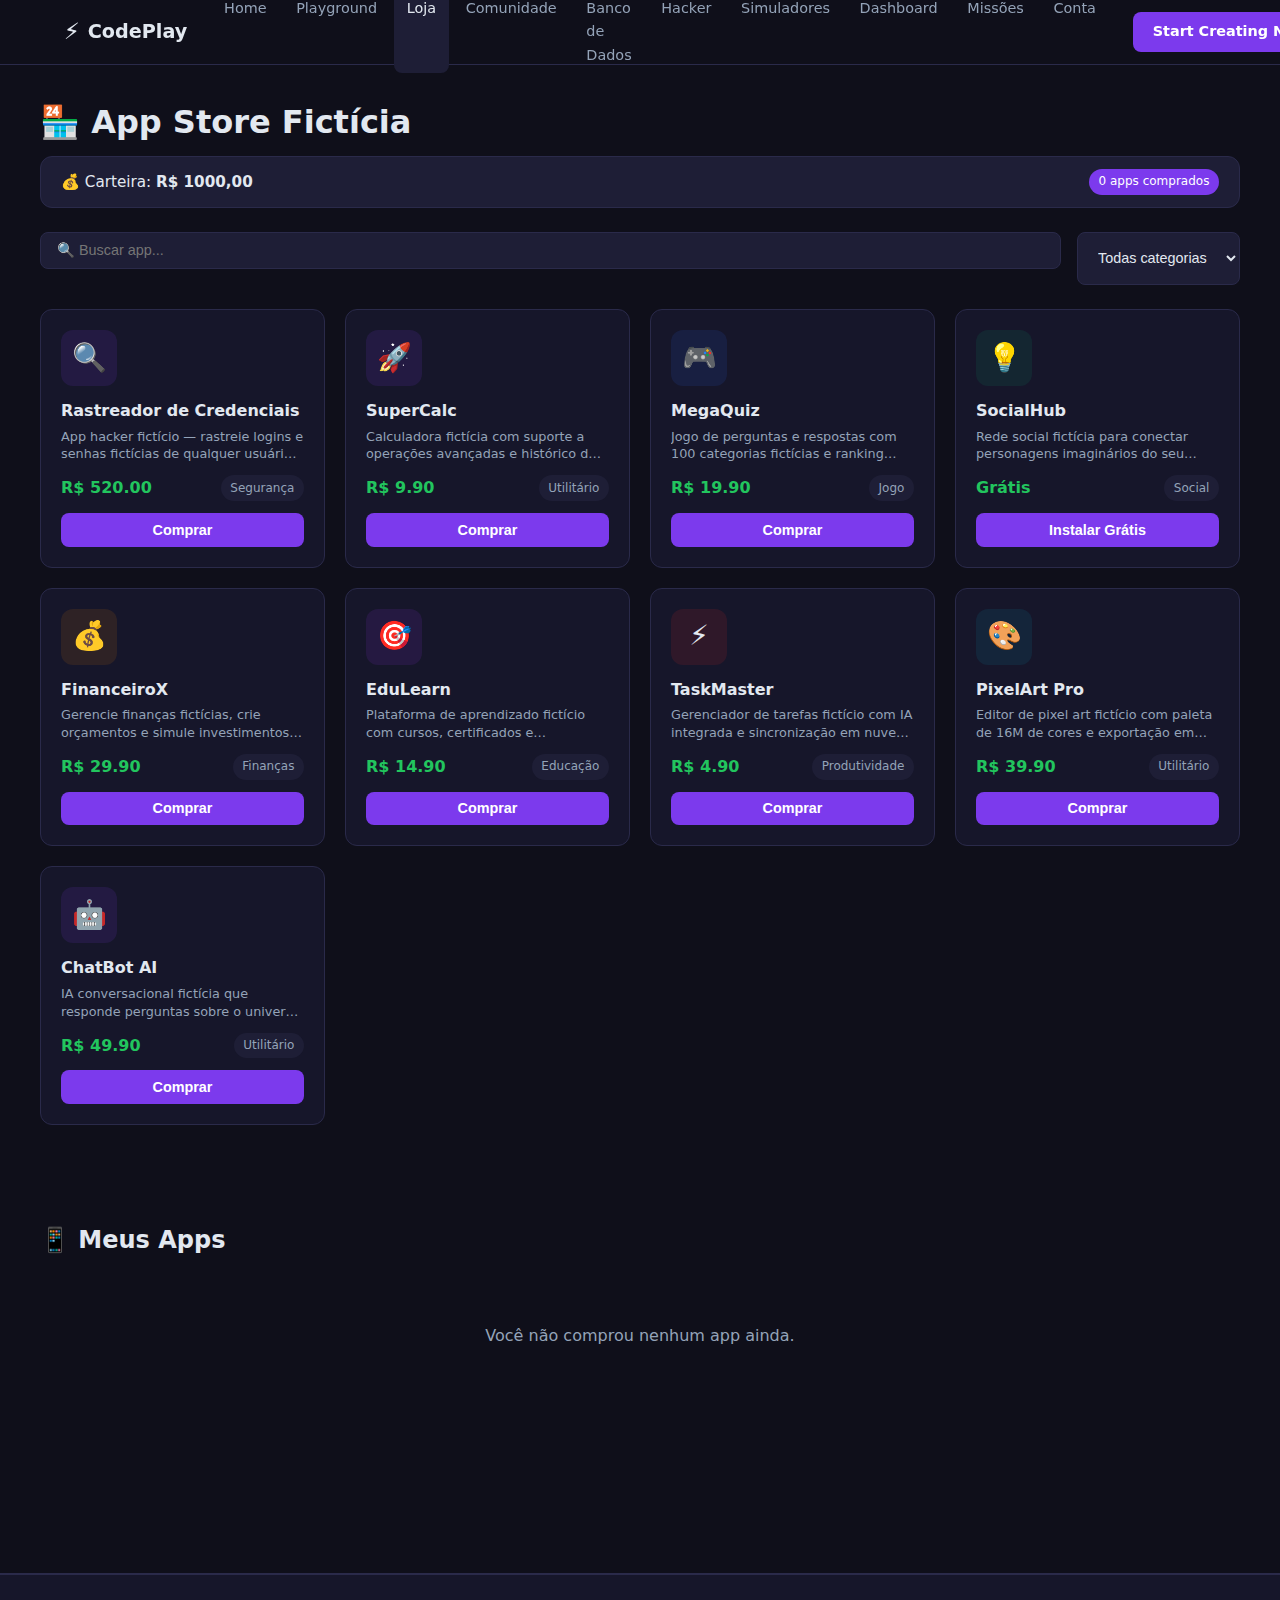
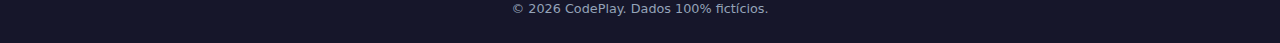
<file: store.html>
<!DOCTYPE html>
<html lang="pt-BR">
<head>
  <meta charset="UTF-8" />
  <meta name="viewport" content="width=device-width, initial-scale=1.0" />
  <title>Loja – CodePlay</title>
  <link rel="stylesheet" href="styles/main.css" />
  <link rel="stylesheet" href="styles/components.css" />
  <link rel="stylesheet" href="styles/store.css" />
</head>
<body>
  <header class="header" id="header">
    <div class="container header__inner">
      <a href="index.html" class="logo"><span class="logo__icon">⚡</span><span class="logo__text">CodePlay</span></a>
      <nav class="nav" id="nav">
        <a href="index.html" class="nav__link">Home</a>
        <a href="playground.html" class="nav__link">Playground</a>
        <a href="store.html" class="nav__link active">Loja</a>
        <a href="community.html" class="nav__link">Comunidade</a>
              <a href="database.html" class="nav__link">Banco de Dados</a>
      <a href="hacker.html" class="nav__link">Hacker</a>
      <a href="simuladores.html" class="nav__link">Simuladores</a>
                        <a href="dashboard.html" class="nav__link">Dashboard</a>
      <a href="missions.html" class="nav__link">Missões</a>
      <a href="account.html" class="nav__link">Conta</a>
    </nav>
      <a href="playground.html" class="btn btn--primary">Start Creating Now</a>
      <button class="hamburger" id="hamburger">☰</button>
    </div>
  </header>

  <main class="page-main container">
    <h1 class="page-title">🏪 App Store Fictícia</h1>
    <div class="wallet-bar">
      <span>💰 Carteira: <strong id="walletDisplay">R$ 1.000,00</strong></span>
      <span id="ownedCount" class="badge">0 apps comprados</span>
    </div>
    <div class="store-filters">
      <input type="text" id="storeSearch" placeholder="🔍 Buscar app..." oninput="Store.filter()" class="search-input" />
      <select id="storeCategory" onchange="Store.filter()" class="filter-select">
        <option value="">Todas categorias</option>
        <option value="Utilitário">Utilitário</option>
        <option value="Jogo">Jogo</option>
        <option value="Social">Social</option>
        <option value="Produtividade">Produtividade</option>
        <option value="Educação">Educação</option>
        <option value="Finanças">Finanças</option>
      </select>
    </div>
    <div id="storeGrid" class="store-grid"></div>
    <p class="empty-state" id="storeEmpty" style="display:none">Nenhum app encontrado. Crie um no <a href="playground.html">Playground</a>!</p>

    <section class="section">
      <h2>📱 Meus Apps</h2>
      <div id="myAppsGrid" class="store-grid"></div>
      <p class="empty-state" id="myAppsEmpty" style="display:none">Você não comprou nenhum app ainda.</p>
    </section>
  </main>

  <!-- App Modal -->
  <div class="modal hidden" id="appModal">
    <div class="modal__overlay" onclick="UI.closeModal()"></div>
    <div class="modal__content">
      <button class="modal__close" onclick="UI.closeModal()">✕</button>
      <h3 id="modalTitle"></h3>
      <pre id="modalCode" class="app-code"></pre>
      <button class="btn btn--primary" id="runAppBtn" onclick="AppStore.runApp()">▶ Executar</button>
      <div id="appOutput" class="app-output hidden"></div>
      <iframe id="appFrame" class="app-frame hidden" src="" allow="same-origin" sandbox="allow-same-origin allow-scripts allow-forms"></iframe>
    </div>
  </div>

  <footer class="footer">
    <div class="footer__bottom"><p>© 2026 CodePlay. Dados 100% fictícios.</p></div>
  </footer>

  <script src="js/state.js"></script>
  <script src="js/appstore.js"></script>
  <script src="js/store.js"></script>
  <script src="js/main.js"></script>
  <script src="js/signals.js"></script>
</body>
</html>
</file>
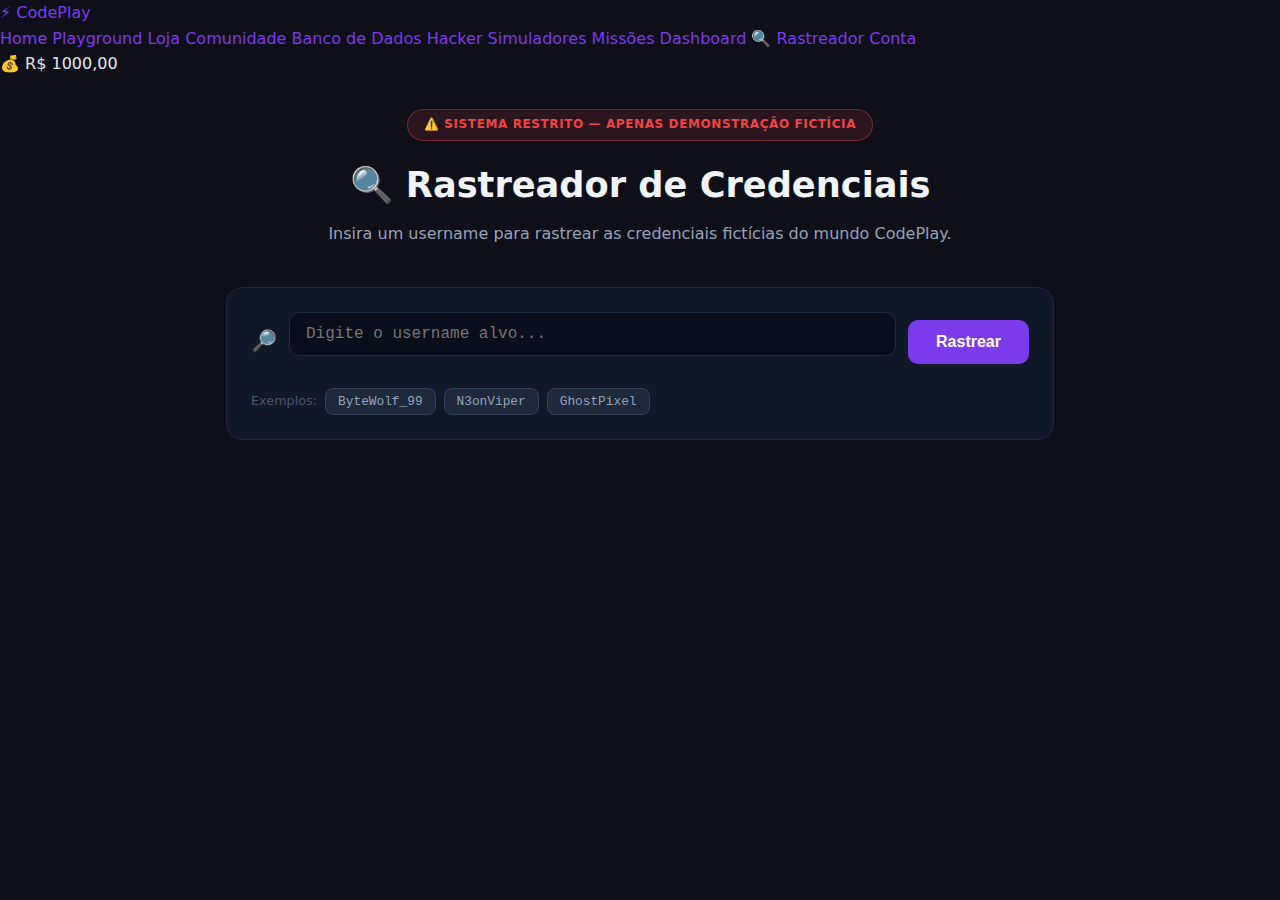
<file: tracker.html>
<!DOCTYPE html>
<html lang="pt-BR">
<head>
<meta charset="UTF-8"/>
<meta name="viewport" content="width=device-width,initial-scale=1"/>
<title>🔍 Rastreador de Credenciais — CodePlay</title>
<link rel="stylesheet" href="styles/main.css"/>
<link rel="stylesheet" href="styles/tracker.css"/>
</head>
<body>
<header class="site-header">
  <div class="header-inner">
    <a class="site-logo" href="index.html">⚡ CodePlay</a>
    <nav class="site-nav">
      <a href="index.html">Home</a>
      <a href="playground.html">Playground</a>
      <a href="store.html">Loja</a>
      <a href="community.html">Comunidade</a>
      <a href="database.html">Banco de Dados</a>
      <a href="hacker.html">Hacker</a>
      <a href="simuladores.html">Simuladores</a>
      <a href="missions.html">Missões</a>
      <a href="dashboard.html">Dashboard</a>
      <a href="tracker.html" class="active">🔍 Rastreador</a>
      <a href="account.html">Conta</a>
    </nav>
    <div class="header-wallet">
      <span class="wallet-icon">💰</span>
      <span class="wallet-amount" id="walletDisplay">R$ 1.000,00</span>
    </div>
  </div>
</header>

<main class="tracker-main">

  <!-- Hero -->
  <section class="tracker-hero">
    <div class="tracker-hero__badge">⚠️ SISTEMA RESTRITO — APENAS DEMONSTRAÇÃO FICTÍCIA</div>
    <h1 class="tracker-hero__title">🔍 Rastreador de Credenciais</h1>
    <p class="tracker-hero__sub">Insira um username para rastrear as credenciais fictícias do mundo CodePlay.</p>
  </section>

  <!-- Search -->
  <section class="tracker-search-section">
    <div class="tracker-search-box">
      <div class="search-input-wrap">
        <span class="search-icon">🔎</span>
        <input type="text" id="searchInput" class="search-input" placeholder="Digite o username alvo..." autocomplete="off" />
        <button class="btn btn--primary btn--lg" onclick="Tracker.search()">Rastrear</button>
      </div>
      <div class="search-hints">
        <span class="hint-label">Exemplos:</span>
        <button class="hint-btn" onclick="Tracker.quickSearch('ByteWolf_99')">ByteWolf_99</button>
        <button class="hint-btn" onclick="Tracker.quickSearch('N3onViper')">N3onViper</button>
        <button class="hint-btn" onclick="Tracker.quickSearch('GhostPixel')">GhostPixel</button>
      </div>
    </div>
  </section>

  <!-- Loading -->
  <div id="trackerLoading" class="tracker-loading hidden">
    <div class="scan-animation">
      <div class="scan-ring"></div>
      <div class="scan-ring scan-ring--2"></div>
      <div class="scan-ring scan-ring--3"></div>
      <span class="scan-icon">🔍</span>
    </div>
    <p class="scan-text" id="scanText">Iniciando varredura...</p>
    <div class="scan-log" id="scanLog"></div>
  </div>

  <!-- Result -->
  <div id="trackerResult" class="tracker-result hidden"></div>

  <!-- Not found -->
  <div id="trackerNotFound" class="tracker-notfound hidden">
    <span class="notfound-icon">🚫</span>
    <p>Usuário não encontrado no sistema.</p>
  </div>

</main>

<script src="js/state.js"></script>
<script src="js/tracker.js"></script>
</body>
</html>
</file>
<file: styles/components.css>
/* ── Hero ─────────────────────────────────── */
.hero { background: linear-gradient(135deg, #0f0f1a 0%, #1a0a2e 50%, #0f0f1a 100%); padding: 5rem 0 0; overflow: hidden; }
.hero__content { display: grid; grid-template-columns: 1fr 1fr; gap: 4rem; align-items: center; }
.hero__title { font-size: clamp(2rem, 4vw, 3rem); font-weight: 800; line-height: 1.2; margin-bottom: 1rem; }
.hero__subtitle { color: var(--text-muted); font-size: 1.1rem; margin-bottom: 2rem; }
.hero__cta { display: flex; gap: 1rem; flex-wrap: wrap; margin-bottom: 2rem; }
.hero__stats { display: flex; gap: 2rem; }
.stat__num { font-size: 1.5rem; font-weight: 700; color: var(--primary); display: block; }
.stat__label { font-size: .8rem; color: var(--text-muted); }

/* ── Editor Window ────────────────────────── */
.editor-window { background: #1e1e2e; border-radius: var(--radius); border: 1px solid var(--border); overflow: hidden; box-shadow: var(--shadow); }
.editor-window__bar { background: #2a2a3e; padding: .75rem 1rem; display: flex; align-items: center; gap: .5rem; }
.dot { width: 12px; height: 12px; border-radius: 50%; display: inline-block; }
.dot--red { background: #ff5f57; }
.dot--yellow { background: #febc2e; }
.dot--green { background: #28c840; }
.editor-window__title { margin-left: .5rem; font-size: .8rem; color: var(--text-muted); }
.editor-window__code { padding: 1.5rem; font-size: .85rem; font-family: 'Courier New', monospace; overflow-x: auto; }
.kw { color: #c792ea; }
.fn { color: #82aaff; }
.str { color: #c3e88d; }
.num { color: #f78c6c; }
.cm { color: #546e7a; }

/* ── Wave Divider ─────────────────────────── */
.wave-divider { margin-top: 3rem; line-height: 0; }
.wave-divider svg { display: block; width: 100%; }

/* ── Features Grid ────────────────────────── */
.features__grid { display: grid; grid-template-columns: repeat(auto-fit, minmax(280px, 1fr)); gap: 1.5rem; }
.feature-card { background: var(--surface); border: 1px solid var(--border); border-radius: var(--radius); padding: 1.75rem; transition: var(--transition); }
.feature-card:hover { border-color: var(--primary); transform: translateY(-4px); box-shadow: 0 8px 32px rgba(124,58,237,.2); }
.feature-card__icon { font-size: 2rem; margin-bottom: 1rem; }
.feature-card h3 { margin-bottom: .5rem; }
.feature-card p { color: var(--text-muted); font-size: .9rem; }

/* ── Stats Grid ───────────────────────────── */
.stats-grid { display: grid; grid-template-columns: repeat(auto-fit, minmax(150px, 1fr)); gap: 1rem; margin-bottom: 2rem; }
.stat-card { background: var(--surface2); border: 1px solid var(--border); border-radius: var(--radius); padding: 1.5rem; text-align: center; }
.stat-card__num { font-size: 2rem; font-weight: 700; background: linear-gradient(135deg, var(--primary), var(--secondary)); -webkit-background-clip: text; -webkit-text-fill-color: transparent; background-clip: text; }

/* ── Apps Grid ────────────────────────────── */
.apps-grid { display: grid; grid-template-columns: repeat(auto-fill, minmax(240px, 1fr)); gap: 1rem; }
.app-card { background: var(--surface); border: 1px solid var(--border); border-radius: var(--radius); padding: 1.25rem; transition: var(--transition); }
.app-card:hover { border-color: var(--primary); transform: translateY(-3px); }
.app-card__logo { width: 56px; height: 56px; border-radius: 12px; display: flex; align-items: center; justify-content: center; font-size: 1.75rem; margin-bottom: .75rem; }
.app-card__name { font-weight: 700; margin-bottom: .25rem; }
.app-card__desc { color: var(--text-muted); font-size: .8rem; margin-bottom: .75rem; line-height: 1.4; display: -webkit-box; -webkit-line-clamp: 2; -webkit-box-orient: vertical; overflow: hidden; }
.app-card__meta { display: flex; justify-content: space-between; align-items: center; margin-bottom: .75rem; }
.app-card__price { font-weight: 700; color: var(--success); }
.app-card__cat { font-size: .75rem; color: var(--text-muted); background: var(--surface2); padding: .2rem .6rem; border-radius: 99px; }

/* ── Leaderboard ──────────────────────────── */
.leaderboard { display: flex; flex-direction: column; gap: .75rem; }
.leaderboard-item { display: flex; align-items: center; gap: 1rem; background: var(--surface); border: 1px solid var(--border); border-radius: var(--radius); padding: 1rem 1.25rem; }
.leaderboard-item__rank { font-size: 1.5rem; width: 40px; text-align: center; }
.leaderboard-item__info { flex: 1; }
.leaderboard-item__name { font-weight: 600; }
.leaderboard-item__sub { font-size: .8rem; color: var(--text-muted); }

/* ── Responsive ───────────────────────────── */
@media (max-width: 768px) {
  .hero__content { grid-template-columns: 1fr; }
  .hero__editor { display: none; }
}
</file>
<file: styles/account.css>
.api-config-bar { background: var(--surface); border: 1px solid var(--border); border-radius: 8px; padding: .75rem 1rem; margin-bottom: 1.5rem; font-size: .85rem; }
.api-config-bar summary { cursor: pointer; color: var(--text-muted); }
.api-config-inner { display: flex; gap: .5rem; align-items: center; margin-top: .75rem; flex-wrap:wrap; }
.api-config-inner input { flex:1; min-width:200px; padding:.4rem .7rem; border:1px solid var(--border); border-radius:6px; background:var(--surface2); color:var(--text); font-size:.85rem; outline:none; }
.api-status { font-size: .8rem; color: var(--text-muted); }

.auth-tabs { display: flex; gap: .5rem; margin-bottom: 1.25rem; }
.auth-tab { padding: .55rem 1.4rem; border-radius: 8px; border: 1px solid var(--border); background: var(--surface); color: var(--text-muted); cursor: pointer; font-size: .9rem; font-weight: 600; transition: var(--transition); }
.auth-tab.active { background: var(--primary); border-color: var(--primary); color: #fff; }

.auth-form { background: var(--surface); border: 1px solid var(--border); border-radius: var(--radius); padding: 1.5rem; max-width: 440px; }
.auth-form h3 { margin-bottom: 1rem; }
.auth-msg { margin-top: .75rem; padding: .6rem .9rem; border-radius: 6px; font-size: .875rem; font-weight: 600; }
.auth-msg--ok  { background: rgba(34,197,94,.15); border:1px solid var(--success); color:var(--success); }
.auth-msg--err { background: rgba(239,68,68,.15); border:1px solid var(--danger); color:var(--danger); }

/* Avatar picker */
.avatar-picker { display: flex; gap: .4rem; flex-wrap: wrap; }
.avatar-opt { font-size: 1.5rem; cursor: pointer; padding: .3rem; border-radius: 8px; border: 2px solid transparent; transition: var(--transition); }
.avatar-opt:hover { border-color: var(--primary); }
.avatar-opt.selected { border-color: var(--primary); background: var(--primary)22; }

/* Profile card */
.profile-card { background: var(--surface); border: 1px solid var(--border); border-radius: var(--radius); padding: 1.5rem; display: flex; flex-direction:column; align-items: center; text-align: center; max-width: 500px; }
.profile-avatar { font-size: 4rem; margin-bottom: .75rem; }
.profile-info h2 { margin-bottom: .2rem; }
.profile-stats { display: grid; grid-template-columns: repeat(4, 1fr); gap: 1rem; margin: 1rem 0; background: var(--surface2); border-radius: 8px; padding: 1rem; width: 100%; }
.stat { text-align: center; }
.stat span { display: block; font-size: 1.1rem; font-weight: 700; color: var(--primary); }
.stat small { color: var(--text-muted); font-size: .75rem; }
.profile-date { font-size: .8rem; color: var(--text-muted); }
.apps-mini-grid { display: grid; grid-template-columns: repeat(auto-fill, minmax(160px, 1fr)); gap: .75rem; }

/* Reuse app-card from components */
</file>
<file: styles/chat.css>
/* ── Chat Mundial – CodePlay ───────────────────────────────── */

/* Layout */
.chat-layout {
  display: grid;
  grid-template-columns: 1fr 360px;
  gap: 1.5rem;
  height: calc(100vh - 120px);
  min-height: 600px;
}
@media (max-width: 900px) {
  .chat-layout { grid-template-columns: 1fr; height: auto; }
}

/* ── Chat Panel ─────────────────────────────────────────────── */
.chat-panel {
  display: flex;
  flex-direction: column;
  background: var(--card-bg, #1a1a2e);
  border: 1px solid var(--border, #2a2a4a);
  border-radius: 16px;
  overflow: hidden;
}

.chat-header {
  display: flex;
  align-items: center;
  justify-content: space-between;
  padding: 1rem 1.25rem;
  background: rgba(138, 43, 226, 0.12);
  border-bottom: 1px solid var(--border, #2a2a4a);
}
.chat-header__left { display: flex; align-items: center; gap: .75rem; }
.chat-world-icon { font-size: 1.8rem; }
.chat-header__left h2 { margin: 0; font-size: 1.1rem; }
.chat-online { font-size: .75rem; color: #22c55e; font-weight: 600; }
.chat-pulse { font-size: 1.4rem; transition: opacity .3s; }

/* ── Feed ───────────────────────────────────────────────────── */
.chat-feed {
  flex: 1;
  overflow-y: auto;
  padding: 1rem;
  display: flex;
  flex-direction: column;
  gap: .5rem;
  scroll-behavior: smooth;
}
.chat-feed::-webkit-scrollbar { width: 4px; }
.chat-feed::-webkit-scrollbar-thumb { background: rgba(138,43,226,.4); border-radius: 4px; }

/* message base */
.chat-msg {
  display: flex;
  gap: .6rem;
  align-items: flex-start;
  animation: msgIn .2s ease;
  max-width: 100%;
}
@keyframes msgIn {
  from { opacity: 0; transform: translateY(6px); }
  to   { opacity: 1; transform: translateY(0); }
}
.msg-icon, .msg-avatar { font-size: 1.2rem; flex-shrink: 0; margin-top: 2px; }
.msg-body {
  display: flex;
  flex-direction: column;
  gap: .15rem;
  flex: 1;
  min-width: 0;
}
.msg-time { font-size: .65rem; color: #666; }
.msg-text { font-size: .85rem; line-height: 1.4; word-break: break-word; }
.msg-username { font-size: .7rem; font-weight: 700; color: #a78bfa; }
.msg-label { font-size: .65rem; font-weight: 700; text-transform: uppercase; letter-spacing: .05em; color: #f59e0b; }

/* system message */
.chat-msg--system .msg-text { color: #9ca3af; }

/* mission announce */
.chat-msg--mission {
  background: rgba(245, 158, 11, 0.06);
  border-left: 3px solid #f59e0b;
  border-radius: 0 8px 8px 0;
  padding: .4rem .6rem;
}

/* user message */
.chat-msg--user { }
.chat-msg--me .msg-body { align-items: flex-end; }
.chat-msg--me .msg-text {
  background: rgba(138,43,226,.2);
  border-radius: 12px 12px 2px 12px;
  padding: .4rem .7rem;
  display: inline-block;
}

/* mission complete */
.chat-msg--complete {
  background: rgba(34,197,94,.06);
  border-left: 3px solid #22c55e;
  border-radius: 0 8px 8px 0;
  padding: .4rem .6rem;
}

/* reward tags */
.reward-tag {
  display: inline-block;
  background: rgba(168,85,247,.15);
  border: 1px solid rgba(168,85,247,.3);
  border-radius: 4px;
  padding: .05rem .3rem;
  font-size: .7rem;
  font-weight: 700;
  color: #c084fc;
  margin-left: .25rem;
}

/* ── Input Row ──────────────────────────────────────────────── */
.chat-input-row {
  display: flex;
  align-items: center;
  gap: .5rem;
  padding: .75rem 1rem;
  border-top: 1px solid var(--border, #2a2a4a);
  background: rgba(0,0,0,.15);
}
.chat-avatar-input { font-size: 1.3rem; flex-shrink: 0; }
.chat-input {
  flex: 1;
  background: rgba(255,255,255,.05);
  border: 1px solid var(--border, #2a2a4a);
  border-radius: 8px;
  padding: .5rem .75rem;
  color: inherit;
  font-size: .9rem;
  outline: none;
  transition: border-color .2s;
}
.chat-input:focus { border-color: #a78bfa; }

/* ── Mission Sidebar ────────────────────────────────────────── */
.mission-sidebar {
  display: flex;
  flex-direction: column;
  gap: 1rem;
  background: var(--card-bg, #1a1a2e);
  border: 1px solid var(--border, #2a2a4a);
  border-radius: 16px;
  padding: 1.25rem;
  overflow-y: auto;
}
.mission-sidebar::-webkit-scrollbar { width: 3px; }
.mission-sidebar::-webkit-scrollbar-thumb { background: rgba(138,43,226,.3); border-radius: 3px; }

.mission-sidebar__header h3 { margin: 0 0 .25rem; font-size: 1rem; }
.mission-next-timer { font-size: .75rem; color: #9ca3af; }

/* Sidebar mission card */
.sidebar-missions-list { display: flex; flex-direction: column; gap: .6rem; }
.sidebar-mission-card {
  background: rgba(255,255,255,.03);
  border: 1px solid var(--m-color, #a855f7);
  border-radius: 10px;
  padding: .7rem .85rem;
  transition: transform .15s;
}
.sidebar-mission-card:hover { transform: translateY(-1px); }
.smc-head { display: flex; gap: .5rem; align-items: flex-start; margin-bottom: .4rem; }
.smc-icon { font-size: 1.3rem; flex-shrink: 0; }
.smc-info strong { display: block; font-size: .85rem; }
.smc-info small  { color: #9ca3af; font-size: .72rem; line-height: 1.3; }
.smc-foot { display: flex; align-items: center; gap: .4rem; flex-wrap: wrap; }
.smc-rewards { font-size: .72rem; color: #c084fc; font-weight: 700; flex: 1; }
.smc-timer { font-size: .7rem; color: #9ca3af; }

/* Accepted section */
.accepted-section h4 { margin: 0 0 .5rem; font-size: .9rem; color: #22c55e; }
.accepted-list { display: flex; flex-direction: column; gap: .5rem; }
.accepted-card {
  background: rgba(34,197,94,.05);
  border: 1px solid rgba(34,197,94,.2);
  border-radius: 10px;
  padding: .6rem .75rem;
}
.accepted-card--ready { border-color: #22c55e; background: rgba(34,197,94,.1); }
.ac-head { display: flex; justify-content: space-between; align-items: center; margin-bottom: .4rem; font-size: .82rem; }
.ac-foot { display: flex; align-items: center; gap: .5rem; flex-wrap: wrap; }
.verify-hint { font-size: .7rem; color: #ef4444; }

/* empty hint */
.empty-hint { color: #666; font-size: .8rem; text-align: center; padding: .5rem 0; }

/* Extra button sizes */
.btn--xs { padding: .2rem .5rem; font-size: .72rem; }
.btn--outline {
  background: transparent;
  border: 1px solid currentColor;
  color: #a78bfa;
}

/* ── Reward Popup ───────────────────────────────────────────── */
.overlay { position:fixed; inset:0; background:rgba(0,0,0,.6); z-index:100; }
.overlay.hidden, .reward-popup.hidden { display:none; }
.reward-popup {
  position: fixed;
  top: 50%; left: 50%;
  transform: translate(-50%,-50%);
  background: #1a1a2e;
  border: 2px solid #a855f7;
  border-radius: 20px;
  padding: 2rem;
  text-align: center;
  z-index: 101;
  min-width: 280px;
}
.popup-icon { font-size: 3rem; margin-bottom: .5rem; }
.popup-reward-row { display:flex; gap:.75rem; justify-content:center; align-items:center; flex-wrap:wrap; margin: .75rem 0; }
.reward-xp.big   { font-size:1.4rem; font-weight:800; color:#a78bfa; }
.reward-money.big{ font-size:1.4rem; font-weight:800; color:#22c55e; }
.bonus-badge { background:#f59e0b; color:#000; border-radius:6px; padding:.15rem .5rem; font-size:.75rem; font-weight:800; }
</file>
<file: styles/dashboard.css>
/* ── Not logged ───────────────────────────────────────────────── */
.not-logged { display: flex; justify-content: center; padding: 5rem 1rem; }
.not-logged__inner { text-align: center; max-width: 400px; }
.not-logged__inner h2 { margin: 1rem 0 .5rem; }
.not-logged__inner p { color: var(--text-muted); margin-bottom: 1.5rem; }
.btn--lg { padding: .75rem 2rem; font-size: 1rem; }

/* ── Hero ─────────────────────────────────────────────────────── */
.dash-hero { display: flex; align-items: center; gap: 1.25rem; background: var(--surface); border: 1px solid var(--border); border-radius: var(--radius); padding: 1.5rem; margin-bottom: 1.5rem; flex-wrap: wrap; }
.dash-hero__avatar { font-size: 3.5rem; }
.dash-hero__info h1 { font-size: 1.4rem; margin-bottom: .1rem; }
.dash-since { font-size: .75rem; color: var(--text-muted); margin: 0; }
.dash-stats { display: flex; gap: .75rem; flex-wrap: wrap; margin-left: auto; }
.dash-stat { text-align: center; background: var(--surface2); border-radius: 8px; padding: .5rem .9rem; min-width: 75px; }
.dash-stat__val { display: block; font-size: 1rem; font-weight: 700; }
.dash-stat small { font-size: .7rem; color: var(--text-muted); }
.text-gold { color: #f59e0b; }
.text-purple { color: #a855f7; }
.text-blue { color: #3b82f6; }
.btn--danger-outline { background: rgba(239,68,68,.1); border: 1px solid rgba(239,68,68,.3); color: #ef4444; }
.btn--danger-outline:hover { background: rgba(239,68,68,.25); }

/* ── Quick actions ────────────────────────────────────────────── */
.dash-quick-actions { display: flex; gap: .75rem; flex-wrap: wrap; margin-bottom: 2rem; }
.quick-action { display: flex; flex-direction: column; align-items: center; gap: .25rem; background: var(--surface); border: 1px solid var(--border); border-radius: var(--radius); padding: 1rem 1.25rem; text-decoration: none; color: var(--text); transition: var(--transition); min-width: 90px; }
.quick-action span { font-size: 1.75rem; }
.quick-action strong { font-size: .85rem; }
.quick-action small { font-size: .72rem; color: var(--text-muted); }
.quick-action:hover { border-color: var(--primary); background: var(--surface2); transform: translateY(-2px); }

/* ── Section ──────────────────────────────────────────────────── */
.dash-section { margin-bottom: 2.5rem; }
.dash-section__head { display: flex; justify-content: space-between; align-items: center; margin-bottom: 1rem; flex-wrap: wrap; gap: .5rem; }
.dash-section__head h2 { font-size: 1.05rem; font-weight: 700; display: flex; align-items: center; gap: .4rem; margin: 0; }
.badge-count { background: var(--primary); color: #fff; border-radius: 99px; padding: .1rem .45rem; font-size: .72rem; font-weight: 700; }
.empty-hint { color: var(--text-muted); font-size: .9rem; padding: .5rem 0; }
.empty-hint a { color: var(--primary); text-decoration: none; }

/* ── App cards ────────────────────────────────────────────────── */
.dash-apps-grid { display: grid; grid-template-columns: repeat(auto-fill, minmax(260px, 1fr)); gap: .9rem; }
.dash-app-card { background: var(--surface); border: 1px solid var(--border); border-radius: var(--radius); padding: 1rem; display: flex; flex-direction: column; gap: .6rem; position: relative; }
.dash-app-card__top { display: flex; align-items: flex-start; gap: .75rem; }
.dash-app-card::before { content:''; position:absolute; left:0; top:0; bottom:0; width:3px; background:var(--ac,var(--primary)); border-radius:var(--radius) 0 0 var(--radius); }
.dash-app-card__logo { font-size: 2rem; flex-shrink: 0; }
.dash-app-card__body { flex: 1; min-width: 0; }
.dash-app-card__name { font-weight: 700; font-size: .9rem; margin-bottom: .3rem; white-space: nowrap; overflow: hidden; text-overflow: ellipsis; }
.dash-app-card__meta { display: flex; gap: .35rem; flex-wrap: wrap; margin-bottom: .3rem; }
.tag { background: var(--surface2); border: 1px solid var(--border); border-radius: 99px; padding: .1rem .5rem; font-size: .7rem; color: var(--text-muted); }
.dash-app-card__desc { font-size: .78rem; color: var(--text-muted); white-space: nowrap; overflow: hidden; text-overflow: ellipsis; }

/* ── Tool cards ───────────────────────────────────────────────── */
.dash-tools-grid { display: flex; flex-direction: column; gap: .6rem; }
.dash-tool-card { background: var(--surface); border: 1px solid var(--border); border-radius: 8px; padding: .75rem 1rem; display: flex; align-items: center; gap: .9rem; }
.dash-tool-card__icon { font-size: 1.5rem; }
.dash-tool-card__info { flex: 1; }
.dash-tool-card__info strong { display: block; font-size: .875rem; }
.dash-tool-card__info small { color: var(--text-muted); font-size: .75rem; }
.dash-tool-card__power { display: flex; flex-direction: column; align-items: flex-end; gap: .2rem; min-width: 70px; }
.power-mini { width: 60px; height: 5px; background: var(--surface2); border-radius: 99px; overflow: hidden; }
.power-mini__fill { height: 100%; background: linear-gradient(90deg,#ef4444,#a855f7); border-radius:99px; }

/* ── Mission log ──────────────────────────────────────────────── */
.missions-log-mini { display: flex; flex-direction: column; gap: .45rem; }
.miss-row { display: flex; align-items: center; gap: .6rem; background: var(--surface); border: 1px solid var(--border); border-radius: 8px; padding: .5rem .85rem; font-size: .82rem; flex-wrap: wrap; }
.miss-row__title { flex: 1; font-weight: 600; min-width: 120px; }
.miss-row__when { color: var(--text-muted); font-size: .72rem; }

/* ── XP (reuse from missions) ─────────────────────────────────── */
.xp-section { background: var(--surface); border: 1px solid var(--border); border-radius: var(--radius); padding: 1rem 1.25rem; }
.xp-header { display: flex; justify-content: space-between; font-size: .85rem; margin-bottom: .6rem; }
.xp-track { height: 10px; background: var(--surface2); border-radius: 99px; overflow: hidden; }
.xp-fill { height: 100%; background: linear-gradient(90deg,#a855f7,#7c3aed); border-radius: 99px; transition: width .8s ease; }

/* ── Clickable App Cards ───────────────────────────── */
.dash-app-card--clickable {
  cursor: pointer;
  transition: transform .15s, box-shadow .15s;
}
.dash-app-card--clickable:hover {
  transform: translateY(-3px);
  box-shadow: 0 8px 24px rgba(0,0,0,.35);
}
.dash-app-card__actions {
  display: flex;
  gap: .4rem;
  align-items: center;
  justify-content: flex-end;
  margin-top: .1rem;
  padding-top: .5rem;
  border-top: 1px solid var(--border);
}

/* ── Execution Modal (reuse from playground) ───────── */
.modal { position:fixed; inset:0; z-index:1000; display:flex; align-items:center; justify-content:center; }
.modal.hidden { display:none; }
.modal__overlay { position:absolute; inset:0; background:rgba(0,0,0,.7); }
.modal__content { position:relative; background:var(--bg-card); border-radius:16px; padding:1.5rem; width:min(680px,95vw); max-height:85vh; overflow-y:auto; z-index:1; }
.modal__close { position:absolute; top:.75rem; right:.75rem; background:none; border:none; font-size:1.25rem; cursor:pointer; color:var(--text-muted); }
.app-code { background:#0d1117; border-radius:8px; padding:1rem; font-size:.8rem; overflow:auto; max-height:200px; color:#c9d1d9; margin:.75rem 0; white-space:pre-wrap; }
.app-output { background:#0d1117; border-radius:8px; padding:1rem; font-size:.85rem; color:#4ade80; margin-top:.75rem; white-space:pre-wrap; min-height:60px; }
.app-frame { width:100%; height:60vh; border:none; border-radius:12px; margin-top:.75rem; }
</file>
<file: styles/database.css>
.db-grid { display: grid; grid-template-columns: 320px 1fr; gap: 1.5rem; }
.db-panel { background: var(--surface); border: 1px solid var(--border); border-radius: var(--radius); padding: 1.5rem; }
.db-panel h3 { margin-bottom: 1.25rem; font-size: 1.05rem; }
.db-panel--wide { overflow: hidden; }
.table-wrap { overflow-x: auto; }
.db-table { width: 100%; border-collapse: collapse; font-size: .85rem; }
.db-table th, .db-table td { padding: .6rem .9rem; border-bottom: 1px solid var(--border); text-align: left; white-space: nowrap; }
.db-table th { color: var(--text-muted); font-weight: 600; background: var(--surface2); }
.db-table tbody tr:hover { background: var(--surface2); }
.pass-cell { display: flex; align-items: center; gap: .5rem; }
.pass-toggle { background: none; border: none; cursor: pointer; color: var(--text-muted); font-size: .85rem; }
.login-sim { max-width: 480px; margin: 0 auto; background: var(--surface); border: 1px solid var(--border); border-radius: var(--radius); padding: 2rem; }
.login-sim h3 { margin-bottom: .5rem; }
.login-sim p { color: var(--text-muted); font-size: .9rem; margin-bottom: 1.5rem; }
.login-form { margin-bottom: 1rem; }
.login-result { padding: 1rem; border-radius: 8px; margin-top: 1rem; font-weight: 600; }
.login-result.success { background: rgba(34,197,94,.15); border: 1px solid var(--success); color: var(--success); }
.login-result.error { background: rgba(239,68,68,.15); border: 1px solid var(--danger); color: var(--danger); }
.json-panel { background: var(--surface); border: 1px solid var(--border); border-radius: var(--radius); overflow: hidden; }
.json-panel__header { display: flex; justify-content: space-between; align-items: center; padding: 1rem 1.25rem; border-bottom: 1px solid var(--border); }
.json-view { background: #0d1117; padding: 1.5rem; font-size: .85rem; color: #e6edf3; overflow: auto; max-height: 400px; font-family: monospace; }
.apps-mini-grid { display: grid; grid-template-columns: repeat(auto-fill, minmax(180px, 1fr)); gap: .75rem; }
@media (max-width: 768px) { .db-grid { grid-template-columns: 1fr; } }
/* ── Environment Panel (Simular Login) ──────────────── */
.env-error { color: #ef4444; font-size: .9rem; }

.env-panel { background: #0a0e1a; border: 1px solid #1e293b; border-radius: 14px; overflow: hidden; }
.env-header { display: flex; align-items: center; gap: 1rem; padding: 1.25rem; background: linear-gradient(135deg,#7c3aed15,#06b6d415); border-bottom: 1px solid #1e293b; flex-wrap: wrap; }
.env-avatar { width: 52px; height: 52px; background: #1e293b; border-radius: 50%; display: flex; align-items: center; justify-content: center; font-size: 1.6rem; border: 2px solid #7c3aed; flex-shrink: 0; }
.env-identity { flex: 1; }
.env-username { display: block; font-size: 1.2rem; font-weight: 800; color: #f1f5f9; }
.env-level { background: #7c3aed30; color: #c4b5fd; border-radius: 999px; padding: .15rem .6rem; font-size: .75rem; font-weight: 700; margin-right: .4rem; }
.env-since { color: #64748b; font-size: .75rem; }
.env-badge { background: #22c55e20; color: #22c55e; border: 1px solid #22c55e40; border-radius: 999px; padding: .25rem .75rem; font-size: .7rem; font-weight: 700; text-transform: uppercase; letter-spacing: .06em; }

.env-stats { display: grid; grid-template-columns: repeat(4,1fr); gap: 1px; background: #1e293b; border-bottom: 1px solid #1e293b; }
.env-stat { background: #0f172a; padding: .9rem; text-align: center; }
.env-stat__val { display: block; font-size: 1.1rem; font-weight: 800; color: #f1f5f9; }
.env-stat__lbl { font-size: .7rem; color: #64748b; text-transform: uppercase; letter-spacing: .05em; }

.env-creds { padding: .9rem 1.25rem; background: #050810; border-bottom: 1px solid #1e293b; font-size: .85rem; display: flex; align-items: center; gap: .75rem; flex-wrap: wrap; }
.env-creds__label { color: #64748b; }
.env-creds code { background: #1e293b; color: #4ade80; padding: .2rem .5rem; border-radius: 6px; font-size: .85rem; }

.env-apps-section { padding: 1.25rem; }
.env-apps-section h4 { color: #f1f5f9; font-size: .9rem; margin-bottom: .9rem; }
.env-apps-grid { display: grid; grid-template-columns: repeat(auto-fill,minmax(110px,1fr)); gap: .6rem; }
.env-app { background: color-mix(in srgb, var(--ac,#7c3aed) 10%, #111827); border: 1px solid color-mix(in srgb, var(--ac,#7c3aed) 30%, transparent); border-radius: 10px; padding: .75rem .5rem; text-align: center; display: flex; flex-direction: column; gap: .25rem; }
.env-app__icon { font-size: 1.5rem; }
.env-app__name { color: #f1f5f9; font-size: .78rem; font-weight: 700; }
.env-app__cat  { color: #64748b; font-size: .65rem; }
.env-empty { color: #475569; font-size: .85rem; }

@media(max-width:600px) { .env-stats { grid-template-columns: repeat(2,1fr); } }
</file>
<file: styles/hacker.css>
:root { --hack-green: #00ff41; --hack-red: #ff2b2b; --hack-bg: #0a0a0a; --hack-surface: #111; --hack-border: #1a3300; }
body { background: var(--bg); }

.hack-warning { background: linear-gradient(90deg,#1a0000,#2a0000); border: 1px solid var(--hack-red); border-radius: 8px; padding: .75rem 1.25rem; margin-bottom: 1.5rem; color: #ff6b6b; font-size: .9rem; text-align: center; }
.hack-title { color: var(--hack-green) !important; text-shadow: 0 0 20px #00ff4155; }
.hack-layout { display: grid; grid-template-columns: 420px 1fr; gap: 1.5rem; }
.hack-left, .hack-right { display: flex; flex-direction: column; gap: 1.25rem; }
.hack-panel { background: #0d1a0d; border: 1px solid #1a3300; border-radius: var(--radius); padding: 1.25rem; }
.hack-panel h3 { color: var(--hack-green); margin-bottom: 1rem; font-size: 1rem; }

.preset-grid { display: grid; grid-template-columns: 1fr 1fr; gap: .5rem; }
.preset-btn { background: #0d1a0d; border: 1px solid #1a3300; border-radius: 6px; padding: .5rem; font-size: .8rem; color: var(--hack-green); cursor: pointer; transition: var(--transition); text-align:left; }
.preset-btn:hover { background: #1a3300; border-color: var(--hack-green); }

.hack-tools-grid { display: grid; grid-template-columns: repeat(auto-fill, minmax(200px,1fr)); gap: .75rem; }
.hack-tool-card { background: #080f08; border: 1px solid #1a3300; border-radius: 8px; padding: .85rem; position: relative; }
.hack-tool-card__name { color: var(--hack-green); font-weight: 700; font-size: .9rem; margin-bottom: .25rem; }
.hack-tool-card__type { font-size: .75rem; color: #666; margin-bottom: .5rem; }
.power-bar { height: 4px; background: #1a3300; border-radius: 99px; overflow: hidden; margin-bottom: .5rem; }
.power-bar__fill { height: 100%; background: var(--hack-green); border-radius: 99px; transition: width .3s; }
.hack-tool-card__btns { display: flex; gap: .4rem; }

/* Terminal */
.terminal-panel { flex: 1; }
.hack-terminal { background: #050a05; border: 1px solid #1a3300; border-radius: 6px; height: 260px; overflow-y: auto; padding: .75rem; font-family: 'Courier New', monospace; font-size: .8rem; color: var(--hack-green); margin-bottom: .5rem; }
.terminal-line { margin-bottom: .2rem; line-height: 1.4; }
.terminal-line.cmd { color: #fff; }
.terminal-line.out { color: var(--hack-green); }
.terminal-line.err { color: var(--hack-red); }
.terminal-input-row { display: flex; gap: .5rem; align-items: center; }
.terminal-prompt { color: #ff9900; font-family: monospace; font-size: .8rem; white-space: nowrap; }
.terminal-input { flex: 1; background: #050a05; border: 1px solid #1a3300; border-radius: 4px; padding: .4rem .6rem; color: var(--hack-green); font-family: monospace; font-size: .8rem; outline: none; }
.terminal-input:focus { border-color: var(--hack-green); }
.terminal-hints { font-size: .7rem; color: #555; margin-top: .4rem; }
.terminal-hints code { background: #111; padding: .1rem .3rem; border-radius: 3px; color: var(--hack-green); }

.btn--danger { background: var(--hack-red); color: #fff; border: none; }
.btn--danger:hover { background: #cc1a1a; }
.btn--sm { padding: .3rem .7rem; font-size: .8rem; }

@media (max-width: 900px) { .hack-layout { grid-template-columns: 1fr; } }
</file>
<file: styles/missions.css>
/* ── Player HUD ──────────────────────────────────────────────── */
.missions-header { display: flex; justify-content: space-between; align-items: flex-start; flex-wrap: wrap; gap: 1.5rem; margin-bottom: 1.5rem; }
.player-hud { display: flex; gap: 1rem; flex-wrap: wrap; }
.hud-stat { background: var(--surface); border: 1px solid var(--border); border-radius: 10px; padding: .6rem 1rem; text-align: center; min-width: 90px; }
.hud-val { display: block; font-size: 1rem; font-weight: 700; }
.hud-stat small { font-size: .7rem; color: var(--text-muted); }
.text-gold { color: #f59e0b; }
.text-purple { color: #a855f7; }
.text-blue { color: #3b82f6; }

/* ── Timer Bar ───────────────────────────────────────────────── */
.mission-timer-bar { background: var(--surface); border: 1px solid var(--border); border-radius: var(--radius); padding: 1rem 1.25rem; display: flex; align-items: center; gap: 1.25rem; flex-wrap: wrap; margin-bottom: 2rem; }
.timer-info { display: flex; align-items: center; gap: .75rem; white-space: nowrap; }
.timer-label { color: var(--text-muted); font-size: .85rem; }
.timer-count { font-size: 1.5rem; font-weight: 800; color: var(--primary); font-variant-numeric: tabular-nums; letter-spacing: .05em; min-width: 60px; }
.timer-progress-track { flex: 1; min-width: 120px; height: 6px; background: var(--surface2); border-radius: 99px; overflow: hidden; }
.timer-progress-fill { height: 100%; background: linear-gradient(90deg, var(--primary), #a855f7); border-radius: 99px; transition: width .5s linear; width: 0%; }

/* ── Sections ────────────────────────────────────────────────── */
.missions-section { margin-bottom: 2.5rem; }
.missions-section h2 { font-size: 1.1rem; font-weight: 700; margin-bottom: 1rem; display: flex; align-items: center; gap: .5rem; }
.badge-count { background: var(--primary); color: #fff; border-radius: 99px; padding: .1rem .5rem; font-size: .75rem; font-weight: 700; }
.empty-hint { color: var(--text-muted); font-size: .9rem; padding: 1rem 0; }

/* ── Mission Card ────────────────────────────────────────────── */
.missions-grid { display: grid; grid-template-columns: repeat(auto-fill, minmax(280px, 1fr)); gap: 1rem; }
.mission-card { background: var(--surface); border: 1px solid var(--border); border-radius: var(--radius); padding: 1.25rem; position: relative; overflow: hidden; transition: var(--transition); }
.mission-card::before { content:''; position:absolute; inset:0; background: var(--m-color,var(--primary)); opacity:.04; pointer-events:none; }
.mission-card:hover { transform: translateY(-2px); border-color: var(--m-color, var(--primary)); }
.mission-card--urgent { border-color: #ef4444 !important; animation: pulse-red 1s ease-in-out infinite alternate; }
.mission-card--warning { border-color: #f59e0b !important; }
@keyframes pulse-red { from { box-shadow: none; } to { box-shadow: 0 0 12px rgba(239,68,68,.4); } }

.mission-card__head { display: flex; justify-content: space-between; align-items: center; margin-bottom: .75rem; }
.mission-icon { font-size: 2rem; }
.mission-diff { padding: .2rem .65rem; border-radius: 99px; font-size: .7rem; font-weight: 700; text-transform: uppercase; }
.diff-fácil { background: rgba(34,197,94,.15); color: #22c55e; border: 1px solid #22c55e44; }
.diff-médio { background: rgba(245,158,11,.15); color: #f59e0b; border: 1px solid #f59e0b44; }
.diff-difícil { background: rgba(239,68,68,.15); color: #ef4444; border: 1px solid #ef444444; }
.diff-lendário { background: rgba(168,85,247,.2); color: #a855f7; border: 1px solid #a855f744; animation: shimmer-legend 2s ease infinite; }
@keyframes shimmer-legend { 0%,100%{opacity:1} 50%{opacity:.6} }

.mission-title { font-size: .95rem; font-weight: 700; margin-bottom: .4rem; }
.mission-desc { font-size: .82rem; color: var(--text-muted); margin-bottom: .75rem; line-height: 1.45; }
.mission-rewards { display: flex; gap: .5rem; margin-bottom: .5rem; flex-wrap: wrap; }
.reward-xp { background: rgba(168,85,247,.15); border: 1px solid #a855f744; color: #a855f7; border-radius: 99px; padding: .2rem .7rem; font-size: .75rem; font-weight: 700; }
.reward-money { background: rgba(245,158,11,.15); border: 1px solid #f59e0b44; color: #f59e0b; border-radius: 99px; padding: .2rem .7rem; font-size: .75rem; font-weight: 700; }
.reward-xp.big, .reward-money.big { font-size: 1.1rem; padding: .35rem 1rem; }
.mission-timer-mini { font-size: .75rem; color: var(--text-muted); margin-bottom: .75rem; font-variant-numeric: tabular-nums; }
.mission-actions { display: flex; gap: .5rem; flex-wrap: wrap; }
.btn--complete { background: rgba(34,197,94,.15); border: 1px solid #22c55e44; color: #22c55e; }
.btn--complete:hover { background: rgba(34,197,94,.3); }
.btn--skip { background: var(--surface2); border: 1px solid var(--border); color: var(--text-muted); }
.btn--skip:hover { color: var(--text); }

/* ── Completed Log ───────────────────────────────────────────── */
.missions-log { display: flex; flex-direction: column; gap: .5rem; }
.log-row { display: flex; align-items: center; gap: .75rem; background: var(--surface); border: 1px solid var(--border); border-radius: 8px; padding: .6rem .9rem; }
.log-icon { font-size: 1.3rem; }
.log-info { flex: 1; }
.log-info strong { display: block; font-size: .875rem; }
.log-info small { color: var(--text-muted); font-size: .75rem; }
.log-rewards { display: flex; flex-direction: column; align-items: flex-end; gap: .2rem; }

/* ── XP Bar ──────────────────────────────────────────────────── */
.xp-section { background: var(--surface); border: 1px solid var(--border); border-radius: var(--radius); padding: 1rem 1.25rem; margin-bottom: 2rem; }
.xp-header { display: flex; justify-content: space-between; font-size: .85rem; margin-bottom: .6rem; }
.xp-track { height: 10px; background: var(--surface2); border-radius: 99px; overflow: hidden; }
.xp-fill { height: 100%; background: linear-gradient(90deg, #a855f7, #7c3aed); border-radius: 99px; transition: width .8s ease; }

/* ── Leaderboard ─────────────────────────────────────────────── */
.leaderboard-list { display: flex; flex-direction: column; gap: .5rem; }
.lb-row { display: flex; align-items: center; gap: .75rem; background: var(--surface); border: 1px solid var(--border); border-radius: 8px; padding: .7rem 1rem; }
.lb-row--you { border-color: var(--primary); background: rgba(124,58,237,.08); }
.lb-rank { font-size: 1.3rem; width: 2rem; text-align: center; }
.lb-avatar { font-size: 1.2rem; }
.lb-name { flex: 1; font-size: .9rem; font-weight: 600; }
.lb-xp { color: #a855f7; font-size: .8rem; font-weight: 700; min-width: 80px; text-align: right; }
.lb-money { color: #f59e0b; font-size: .8rem; font-weight: 700; min-width: 100px; text-align: right; }

/* ── Reward Popup ────────────────────────────────────────────── */
.overlay { position: fixed; inset: 0; background: rgba(0,0,0,.6); z-index: 100; backdrop-filter: blur(4px); }
.reward-popup { position: fixed; inset: 0; z-index: 101; display: flex; align-items: center; justify-content: center; pointer-events: none; }
.reward-popup__inner { background: var(--surface); border: 1px solid var(--primary); border-radius: 16px; padding: 2rem; text-align: center; max-width: 360px; width: 90%; pointer-events: all; animation: popIn .35s cubic-bezier(.18,.89,.32,1.28); }
@keyframes popIn { from{transform:scale(.7);opacity:0} to{transform:scale(1);opacity:1} }
.reward-popup__icon { font-size: 3.5rem; margin-bottom: .5rem; }
.reward-popup__rewards { margin: 1rem 0 1.5rem; }
.popup-reward-row { display: flex; gap: .75rem; justify-content: center; flex-wrap: wrap; align-items: center; }
.bonus-badge { background: rgba(245,158,11,.2); border: 1px solid #f59e0b; color: #f59e0b; border-radius: 99px; padding: .25rem .75rem; font-size: .75rem; font-weight: 700; }
</file>
<file: styles/playground.css>
.playground-layout { display: grid; grid-template-columns: 420px 1fr; gap: 1.5rem; }
.creator-panel { background: var(--surface); border: 1px solid var(--border); border-radius: var(--radius); padding: 1.5rem; }
.creator-panel h3 { margin-bottom: 1.25rem; }
.logo-preview-box { display: flex; align-items: center; gap: 1rem; margin-bottom: 1rem; font-size: .85rem; color: var(--text-muted); }
.logo-preview { width: 48px; height: 48px; border-radius: 10px; display: flex; align-items: center; justify-content: center; font-size: 1.5rem; background: var(--surface2); border: 1px solid var(--border); }
.my-apps-panel { background: var(--surface); border: 1px solid var(--border); border-radius: var(--radius); padding: 1.5rem; }
.my-apps-panel h3 { margin-bottom: 1.25rem; }
.apps-mini-grid { display: grid; grid-template-columns: repeat(auto-fill, minmax(160px, 1fr)); gap: .75rem; }
.result-msg { padding: .75rem 1rem; border-radius: 8px; margin-top: 1rem; font-size: .9rem; font-weight: 600; }
.result-msg.success { background: rgba(34,197,94,.15); border: 1px solid var(--success); color: var(--success); }
.result-msg.error { background: rgba(239,68,68,.15); border: 1px solid var(--danger); color: var(--danger); }
@media (max-width: 900px) { .playground-layout { grid-template-columns: 1fr; } }
</file>
<file: styles/simuladores.css>
.sim-tabs { display: flex; gap: .5rem; flex-wrap: wrap; margin-bottom: 1.5rem; }
.sim-tab { padding: .55rem 1.2rem; border-radius: 8px; border: 1px solid var(--border); background: var(--surface); color: var(--text-muted); cursor: pointer; font-size: .9rem; font-weight: 600; transition: var(--transition); }
.sim-tab:hover { border-color: var(--primary); color: var(--text); }
.sim-tab.active { background: var(--primary); border-color: var(--primary); color: #fff; }

.sim-panel { display: none; }
.sim-panel.active { display: block; }
.sim-heading { margin-bottom: 1.25rem; font-size: 1.3rem; }

.sim-grid { display: grid; grid-template-columns: repeat(auto-fill, minmax(320px,1fr)); gap: 1.25rem; }
.sim-card { background: var(--surface); border: 1px solid var(--border); border-radius: var(--radius); padding: 1.25rem; }
.sim-card__icon { font-size: 2rem; margin-bottom: .5rem; }
.sim-card h4 { margin-bottom: .4rem; font-size: 1rem; }
.sim-card p { font-size: .82rem; color: var(--text-muted); margin-bottom: .85rem; }

.sim-controls { display: flex; flex-direction: column; gap: .5rem; margin-bottom: .75rem; }
.sim-controls input, .sim-controls select, .sim-controls textarea { width: 100%; padding: .45rem .7rem; border: 1px solid var(--border); border-radius: 6px; background: var(--surface2); color: var(--text); font-size: .85rem; outline: none; }
.sim-controls input:focus, .sim-controls select:focus, .sim-controls textarea:focus { border-color: var(--primary); }

.sim-output { background: var(--surface2); border: 1px solid var(--border); border-radius: 6px; padding: .65rem .85rem; font-size: .82rem; color: var(--text); white-space: pre-wrap; min-height: 40px; font-family: 'Courier New', monospace; display: none; }
.sim-output.show { display: block; animation: fadeIn .3s ease; }
@keyframes fadeIn { from { opacity:0; transform: translateY(-5px) } to { opacity:1; transform: none } }

/* Colored buttons per tab */
.btn--purple { background: #7c3aed; color: #fff; border: none; }
.btn--purple:hover { background: #6d28d9; }
.btn--blue { background: #2563eb; color: #fff; border: none; }
.btn--blue:hover { background: #1d4ed8; }
.btn--cyan { background: #0891b2; color: #fff; border: none; }
.btn--cyan:hover { background: #0e7490; }
.btn--green { background: #059669; color: #fff; border: none; }
.btn--green:hover { background: #047857; }
.btn--orange { background: #ea580c; color: #fff; border: none; }
.btn--orange:hover { background: #c2410c; }
.btn--sm { padding: .35rem .8rem; font-size: .82rem; border-radius: 6px; cursor: pointer; font-weight: 600; }

@media (max-width: 700px) { .sim-grid { grid-template-columns: 1fr; } }
</file>
<file: styles/store.css>
.store-filters { display: flex; gap: 1rem; margin-bottom: 1.5rem; }
.filter-select { padding: .6rem 1rem; background: var(--surface2); border: 1px solid var(--border); border-radius: 8px; color: var(--text); font-size: .9rem; }
.store-grid { display: grid; grid-template-columns: repeat(auto-fill, minmax(260px, 1fr)); gap: 1.25rem; margin-bottom: 2rem; }
@media (max-width: 600px) { .store-filters { flex-direction: column; } }
</file>
<file: styles/tracker.css>
:root { --tr-bg: #0a0e1a; --tr-card: #111827; --tr-border: #1e293b; --tr-green: #22c55e; --tr-red: #ef4444; --tr-purple: #7c3aed; --tr-cyan: #06b6d4; }

/* ── Layout ── */
.tracker-main { max-width: 860px; margin: 0 auto; padding: 2rem 1rem 4rem; }

/* ── Hero ── */
.tracker-hero { text-align: center; margin-bottom: 2.5rem; }
.tracker-hero__badge { display: inline-block; background: #ef444420; color: #ef4444; border: 1px solid #ef444460; border-radius: 999px; padding: .35rem 1rem; font-size: .75rem; font-weight: 700; letter-spacing: .05em; margin-bottom: 1rem; text-transform: uppercase; }
.tracker-hero__title { font-size: 2.2rem; font-weight: 800; color: #f1f5f9; margin-bottom: .5rem; }
.tracker-hero__sub { color: #94a3b8; font-size: 1rem; }

/* ── Search ── */
.tracker-search-section { margin-bottom: 2rem; }
.tracker-search-box { background: #111827; border: 1px solid #1e293b; border-radius: 16px; padding: 1.5rem; }
.search-input-wrap { display: flex; align-items: center; gap: .75rem; margin-bottom: 1rem; }
.search-icon { font-size: 1.3rem; }
.search-input { flex: 1; background: #0a0e1a; border: 1px solid #1e293b; border-radius: 10px; padding: .75rem 1rem; color: #f1f5f9; font-size: 1rem; font-family: 'Courier New', monospace; outline: none; transition: border-color .2s; }
.search-input:focus { border-color: #7c3aed; }
.search-hints { display: flex; gap: .5rem; align-items: center; flex-wrap: wrap; }
.hint-label { color: #475569; font-size: .8rem; }
.hint-btn { background: #1e293b; color: #94a3b8; border: 1px solid #334155; border-radius: 8px; padding: .3rem .75rem; font-size: .8rem; cursor: pointer; transition: all .2s; font-family: 'Courier New', monospace; }
.hint-btn:hover { background: #7c3aed30; border-color: #7c3aed; color: #c4b5fd; }

/* ── Scan animation ── */
.tracker-loading { text-align: center; padding: 3rem 1rem; }
.scan-animation { position: relative; width: 80px; height: 80px; margin: 0 auto 1.5rem; display: flex; align-items: center; justify-content: center; }
.scan-ring { position: absolute; border: 2px solid #7c3aed; border-radius: 50%; animation: scanPulse 1.5s ease-in-out infinite; }
.scan-ring { width: 80px; height: 80px; animation-delay: 0s; }
.scan-ring--2 { width: 55px; height: 55px; animation-delay: .3s; border-color: #06b6d4; }
.scan-ring--3 { width: 32px; height: 32px; animation-delay: .6s; border-color: #22c55e; }
@keyframes scanPulse { 0%,100% { opacity: .2; transform: scale(.95); } 50% { opacity: 1; transform: scale(1.05); } }
.scan-icon { font-size: 1.3rem; z-index: 1; }
.scan-text { color: #22c55e; font-family: 'Courier New', monospace; font-size: .9rem; margin-bottom: .75rem; }
.scan-log { background: #0a0e1a; border: 1px solid #1e293b; border-radius: 10px; padding: .75rem; max-height: 150px; overflow-y: auto; text-align: left; max-width: 480px; margin: 0 auto; }
.scan-line { font-family: 'Courier New', monospace; font-size: .78rem; color: #4ade80; padding: .15rem 0; animation: fadeIn .3s ease; }
@keyframes fadeIn { from { opacity: 0; transform: translateX(-8px); } to { opacity: 1; transform: translateX(0); } }

/* ── Not found ── */
.tracker-notfound { text-align: center; padding: 3rem; color: #ef4444; }
.notfound-icon { font-size: 3rem; display: block; margin-bottom: .75rem; }

/* ── Result card ── */
.result-card { background: #111827; border: 1px solid #1e293b; border-radius: 20px; overflow: hidden; }
.result-card__header { display: flex; align-items: center; gap: 1.25rem; padding: 1.75rem; background: linear-gradient(135deg, #7c3aed15, #06b6d415); border-bottom: 1px solid #1e293b; }
.result-avatar { width: 64px; height: 64px; background: #1e293b; border-radius: 50%; display: flex; align-items: center; justify-content: center; font-size: 2rem; border: 2px solid #7c3aed; flex-shrink: 0; }
.result-identity { flex: 1; }
.result-username { font-size: 1.5rem; font-weight: 800; color: #f1f5f9; margin: 0 0 .3rem; }
.result-level { background: #7c3aed30; color: #c4b5fd; border-radius: 999px; padding: .2rem .75rem; font-size: .8rem; font-weight: 700; margin-right: .5rem; }
.result-since { color: #64748b; font-size: .8rem; }
.result-status { font-size: .8rem; font-weight: 700; color: #22c55e; }

/* ── Stats ── */
.result-stats { display: grid; grid-template-columns: repeat(4, 1fr); gap: 1px; background: #1e293b; }
.stat-box { background: #111827; padding: 1.25rem; text-align: center; }
.stat-val { display: block; font-size: 1.25rem; font-weight: 800; color: #f1f5f9; margin-bottom: .25rem; }
.stat-label { font-size: .75rem; color: #64748b; text-transform: uppercase; letter-spacing: .05em; }

/* ── Credentials ── */
.result-credentials { padding: 1.5rem; border-bottom: 1px solid #1e293b; }
.cred-header { display: flex; align-items: center; gap: .75rem; margin-bottom: 1.25rem; }
.cred-icon { font-size: 1.3rem; }
.cred-header h3 { flex: 1; margin: 0; color: #f1f5f9; font-size: 1rem; }
.cred-badge { background: #22c55e20; color: #22c55e; border: 1px solid #22c55e40; border-radius: 999px; padding: .25rem .75rem; font-size: .7rem; font-weight: 700; text-transform: uppercase; letter-spacing: .08em; }
.cred-row { display: flex; align-items: center; gap: 1rem; background: #0a0e1a; border: 1px solid #1e293b; border-radius: 10px; padding: .75rem 1rem; margin-bottom: .6rem; }
.cred-field { color: #64748b; font-size: .8rem; min-width: 110px; font-weight: 600; }
.cred-value { flex: 1; font-family: 'Courier New', monospace; color: #4ade80; font-size: .95rem; font-weight: 700; letter-spacing: .03em; }
.copy-btn { background: #1e293b; border: 1px solid #334155; border-radius: 6px; padding: .3rem .5rem; cursor: pointer; font-size: .85rem; transition: all .2s; color: #94a3b8; }
.copy-btn:hover { background: #7c3aed30; border-color: #7c3aed; }
.cred-disclaimer { color: #475569; font-size: .75rem; margin-top: .75rem; font-style: italic; }

/* ── Apps ── */
.result-apps { padding: 1.5rem; }
.apps-title { color: #f1f5f9; font-size: 1rem; margin-bottom: 1rem; }
.tracked-apps-grid { display: grid; grid-template-columns: repeat(auto-fill, minmax(130px, 1fr)); gap: .75rem; }
.tracked-app { background: color-mix(in srgb, var(--ac) 10%, #111827); border: 1px solid color-mix(in srgb, var(--ac) 30%, transparent); border-radius: 12px; padding: 1rem; text-align: center; transition: transform .2s; }
.tracked-app:hover { transform: translateY(-2px); }
.tracked-app__icon { font-size: 1.8rem; margin-bottom: .4rem; }
.tracked-app__name { color: #f1f5f9; font-size: .85rem; font-weight: 700; margin-bottom: .2rem; }
.tracked-app__cat { color: #64748b; font-size: .7rem; }
.no-apps { color: #475569; font-size: .9rem; }

/* ── Util ── */
.hidden { display: none !important; }
.btn { cursor: pointer; border: none; border-radius: 10px; font-weight: 700; transition: all .2s; }
.btn--primary { background: #7c3aed; color: #fff; padding: .75rem 1.5rem; font-size: .95rem; white-space: nowrap; }
.btn--primary:hover { background: #6d28d9; }
.btn--lg { padding: .8rem 1.75rem; font-size: 1rem; }

@media (max-width: 600px) {
  .result-stats { grid-template-columns: repeat(2, 1fr); }
  .search-input-wrap { flex-wrap: wrap; }
  .result-card__header { flex-wrap: wrap; }
}
</file>
<file: styles/main.css>
/* ── Reset & Base ─────────────────────────── */
*, *::before, *::after { box-sizing: border-box; margin: 0; padding: 0; }
:root {
  --bg: #0f0f1a;
  --surface: #16162a;
  --surface2: #1e1e36;
  --border: #2a2a4a;
  --primary: #7c3aed;
  --primary-hover: #6d28d9;
  --secondary: #06b6d4;
  --accent: #f59e0b;
  --text: #e2e8f0;
  --text-muted: #94a3b8;
  --danger: #ef4444;
  --success: #22c55e;
  --radius: 12px;
  --shadow: 0 4px 24px rgba(0,0,0,0.4);
  --transition: 0.2s ease;
  --font: 'Segoe UI', system-ui, sans-serif;
}
html { scroll-behavior: smooth; }
body { background: var(--bg); color: var(--text); font-family: var(--font); line-height: 1.6; }
a { color: var(--primary); text-decoration: none; }
a:hover { color: var(--secondary); }
img { max-width: 100%; }

/* ── Layout ───────────────────────────────── */
.container { max-width: 1200px; margin: 0 auto; padding: 0 1.5rem; }
.section { padding: 4rem 0; }
.section__title { font-size: 2rem; font-weight: 700; text-align: center; margin-bottom: .5rem; }
.section__subtitle { color: var(--text-muted); text-align: center; margin-bottom: 2.5rem; }
.gradient-text { background: linear-gradient(135deg, var(--primary), var(--secondary)); -webkit-background-clip: text; -webkit-text-fill-color: transparent; background-clip: text; }

/* ── Header ───────────────────────────────── */
.header { position: sticky; top: 0; z-index: 100; background: rgba(15,15,26,.92); backdrop-filter: blur(12px); border-bottom: 1px solid var(--border); }
.header__inner { display: flex; align-items: center; gap: 1.5rem; height: 64px; }
.logo { display: flex; align-items: center; gap: .5rem; font-weight: 700; font-size: 1.2rem; color: var(--text); }
.logo__icon { font-size: 1.4rem; }
.nav { display: flex; gap: .25rem; margin-left: auto; }
.nav__link { padding: .4rem .8rem; border-radius: 8px; color: var(--text-muted); font-size: .9rem; transition: var(--transition); }
.nav__link:hover, .nav__link.active { color: var(--text); background: var(--surface2); }
.hamburger { display: none; background: none; border: none; color: var(--text); font-size: 1.5rem; cursor: pointer; margin-left: auto; }

/* ── Buttons ──────────────────────────────── */
.btn { display: inline-flex; align-items: center; justify-content: center; gap: .5rem; padding: .55rem 1.25rem; border-radius: 8px; border: none; cursor: pointer; font-size: .9rem; font-weight: 600; transition: var(--transition); text-decoration: none; white-space: nowrap; }
.btn--primary { background: var(--primary); color: #fff; }
.btn--primary:hover { background: var(--primary-hover); color: #fff; }
.btn--outline { background: transparent; border: 2px solid var(--primary); color: var(--primary); }
.btn--outline:hover { background: var(--primary); color: #fff; }
.btn--outline-white { background: transparent; border: 2px solid rgba(255,255,255,.5); color: #fff; }
.btn--outline-white:hover { background: rgba(255,255,255,.1); }
.btn--white { background: #fff; color: var(--primary); }
.btn--white:hover { background: #f0e7ff; }
.btn--danger { background: var(--danger); color: #fff; }
.btn--danger:hover { background: #dc2626; }
.btn--sm { padding: .3rem .75rem; font-size: .8rem; }
.btn--lg { padding: .75rem 1.75rem; font-size: 1rem; }
.btn--full { width: 100%; }

/* ── Forms ────────────────────────────────── */
.form-group { margin-bottom: 1rem; }
.form-group label { display: block; margin-bottom: .35rem; font-size: .85rem; color: var(--text-muted); }
.form-group input, .form-group textarea, .form-group select {
  width: 100%; padding: .6rem .9rem; background: var(--surface2); border: 1px solid var(--border);
  border-radius: 8px; color: var(--text); font-size: .9rem; font-family: var(--font);
  transition: var(--transition);
}
.form-group input:focus, .form-group textarea:focus, .form-group select:focus {
  outline: none; border-color: var(--primary); box-shadow: 0 0 0 3px rgba(124,58,237,.2);
}
.form-group select option { background: var(--surface2); }
.search-input { width: 100%; padding: .6rem 1rem; background: var(--surface2); border: 1px solid var(--border); border-radius: 8px; color: var(--text); font-size: .9rem; margin-bottom: 1rem; }
.search-input:focus { outline: none; border-color: var(--primary); }

/* ── Footer ───────────────────────────────── */
.footer { background: var(--surface); border-top: 1px solid var(--border); margin-top: 4rem; }
.footer__inner { display: grid; grid-template-columns: 2fr 1fr 2fr; gap: 2rem; padding: 3rem 0 2rem; }
.footer__brand p { color: var(--text-muted); font-size: .85rem; margin-top: .5rem; }
.footer__links { display: flex; flex-direction: column; gap: .5rem; }
.footer__links h4 { margin-bottom: .5rem; }
.footer__links a { color: var(--text-muted); font-size: .9rem; }
.footer__links a:hover { color: var(--text); }
.footer__newsletter p { color: var(--text-muted); font-size: .85rem; margin-bottom: .75rem; }
.newsletter-form { display: flex; gap: .5rem; }
.newsletter-form__input { flex: 1; padding: .6rem .9rem; background: var(--surface2); border: 1px solid var(--border); border-radius: 8px; color: var(--text); font-size: .85rem; }
.footer__bottom { text-align: center; padding: 1.5rem; color: var(--text-muted); font-size: .8rem; border-top: 1px solid var(--border); }

/* ── Utilities ────────────────────────────── */
.hidden { display: none !important; }
.mt { margin-top: 1rem; }
.empty-state { color: var(--text-muted); text-align: center; padding: 2rem; }
.page-main { padding: 2rem 0 4rem; }
.page-title { font-size: 2rem; font-weight: 700; margin-bottom: .5rem; }
.page-subtitle { color: var(--text-muted); margin-bottom: 2rem; }

/* ── Wallet bar ───────────────────────────── */
.wallet-bar { display: flex; align-items: center; justify-content: space-between; background: var(--surface2); border: 1px solid var(--border); border-radius: var(--radius); padding: .75rem 1.25rem; margin-bottom: 1.5rem; font-size: .95rem; }
.badge { background: var(--primary); color: #fff; padding: .2rem .6rem; border-radius: 99px; font-size: .75rem; }

/* ── Modal ────────────────────────────────── */
.modal { position: fixed; inset: 0; z-index: 1000; display: flex; align-items: center; justify-content: center; }
.modal__overlay { position: absolute; inset: 0; background: rgba(0,0,0,.75); }
.modal__content { position: relative; background: var(--surface); border-radius: var(--radius); padding: 2rem; width: min(600px, 90vw); z-index: 1; max-height: 85vh; overflow-y: auto; }
.modal__close { position: absolute; top: 1rem; right: 1rem; background: none; border: none; color: var(--text-muted); font-size: 1.25rem; cursor: pointer; }
.modal__close:hover { color: var(--text); }

/* ── App output ───────────────────────────── */
.app-code { background: #0d1117; padding: 1rem; border-radius: 8px; font-size: .85rem; color: #e6edf3; overflow-x: auto; margin-bottom: 1rem; white-space: pre-wrap; }
.app-output { background: var(--surface2); border-left: 3px solid var(--success); padding: 1rem; border-radius: 0 8px 8px 0; margin-top: 1rem; font-family: monospace; font-size: .9rem; }

/* ── Tabs ─────────────────────────────────── */
.tabs { display: flex; gap: .5rem; margin-bottom: 1.5rem; border-bottom: 1px solid var(--border); padding-bottom: .5rem; flex-wrap: wrap; }
.tab { background: none; border: none; padding: .5rem 1rem; color: var(--text-muted); cursor: pointer; border-radius: 8px 8px 0 0; font-size: .9rem; font-weight: 600; transition: var(--transition); }
.tab.active, .tab:hover { color: var(--primary); background: var(--surface2); }
.tab-content { display: none; }
.tab-content.active { display: block; }

/* ── CTA Section ──────────────────────────── */
.cta-section { background: linear-gradient(135deg, var(--primary), #4f46e5); border-radius: var(--radius); padding: 4rem 2rem; text-align: center; }
.cta-section h2 { font-size: 2rem; color: #fff; margin-bottom: .75rem; }
.cta-section p { color: rgba(255,255,255,.8); margin-bottom: 2rem; }
.cta-section__btns { display: flex; gap: 1rem; justify-content: center; flex-wrap: wrap; }
.cta-section__trust { color: rgba(255,255,255,.7); font-size: .85rem; margin-top: 1rem; }

/* ── Responsive ───────────────────────────── */
@media (max-width: 768px) {
  .nav { display: none; flex-direction: column; position: absolute; top: 64px; left: 0; right: 0; background: var(--surface); padding: 1rem; border-bottom: 1px solid var(--border); }
  .nav.open { display: flex; }
  .hamburger { display: block; }
  .header .btn--primary { display: none; }
  .footer__inner { grid-template-columns: 1fr; }
  .newsletter-form { flex-direction: column; }
}
</file>
